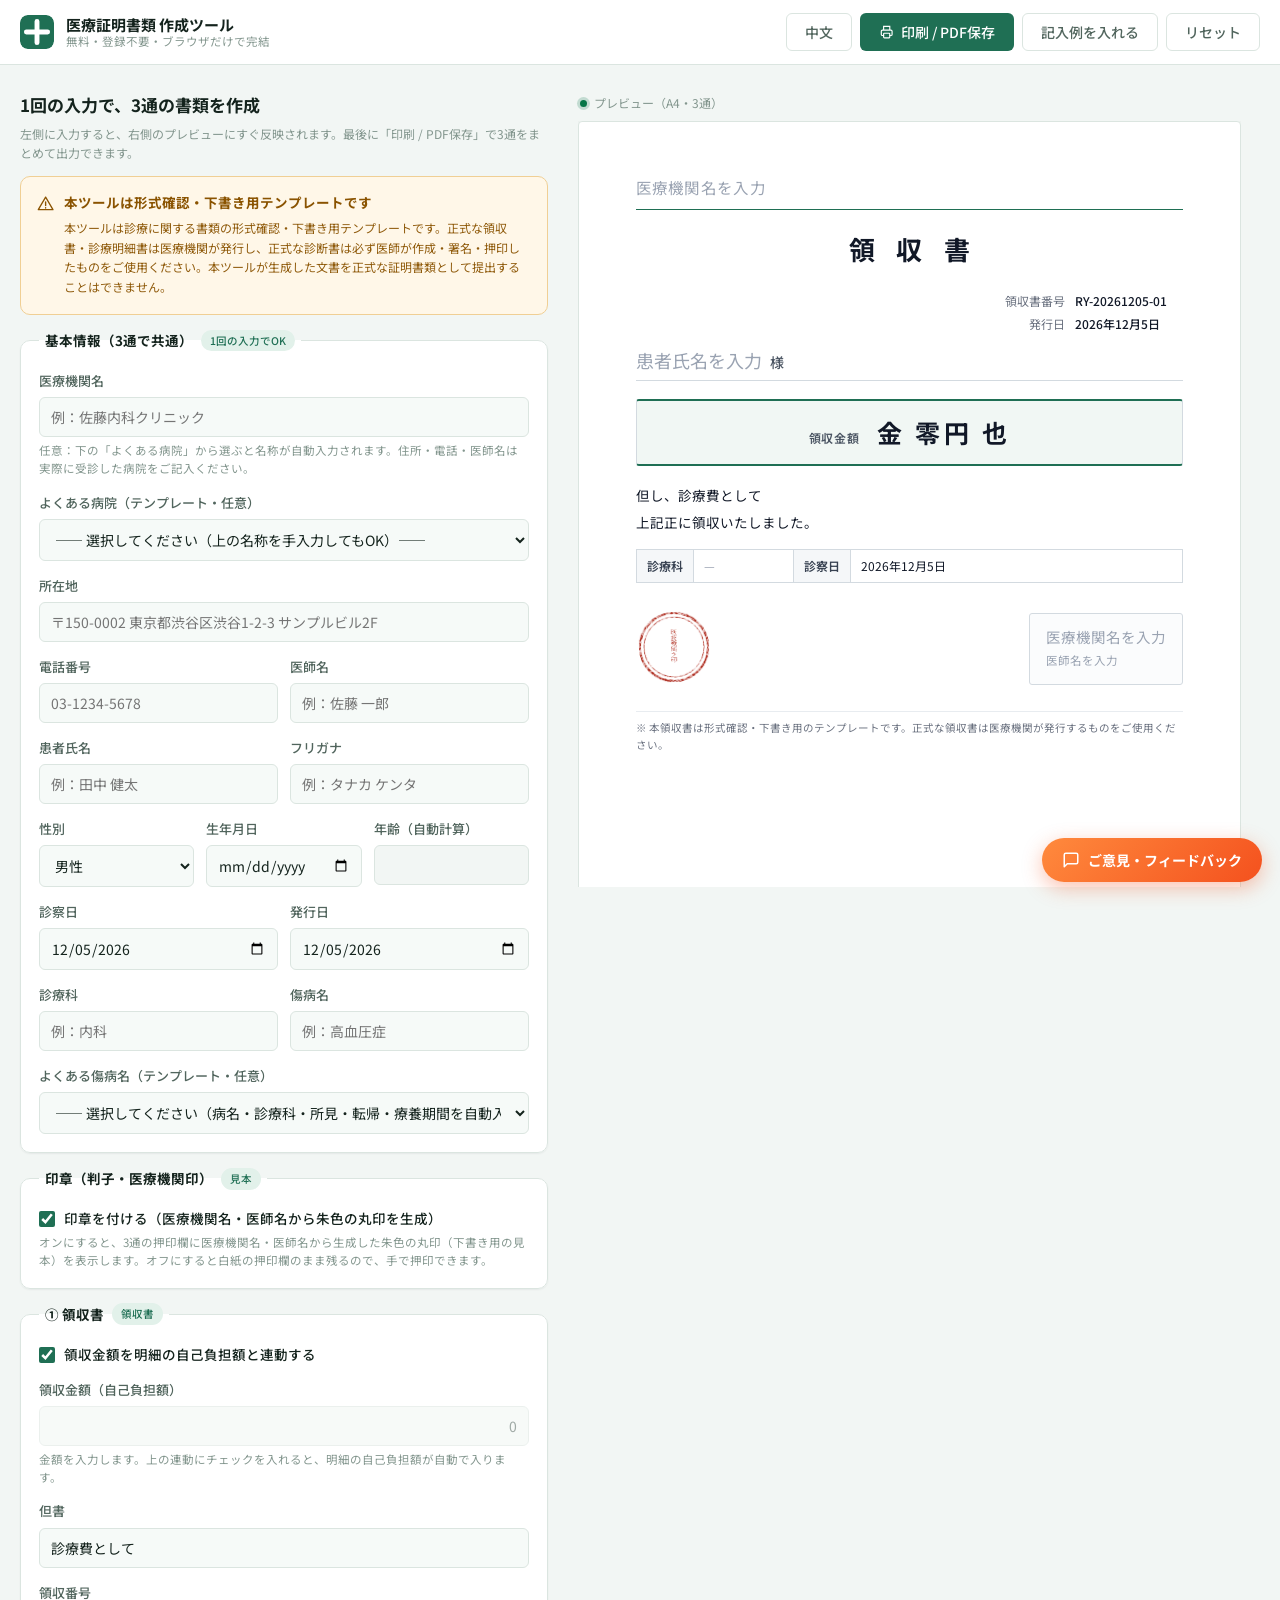
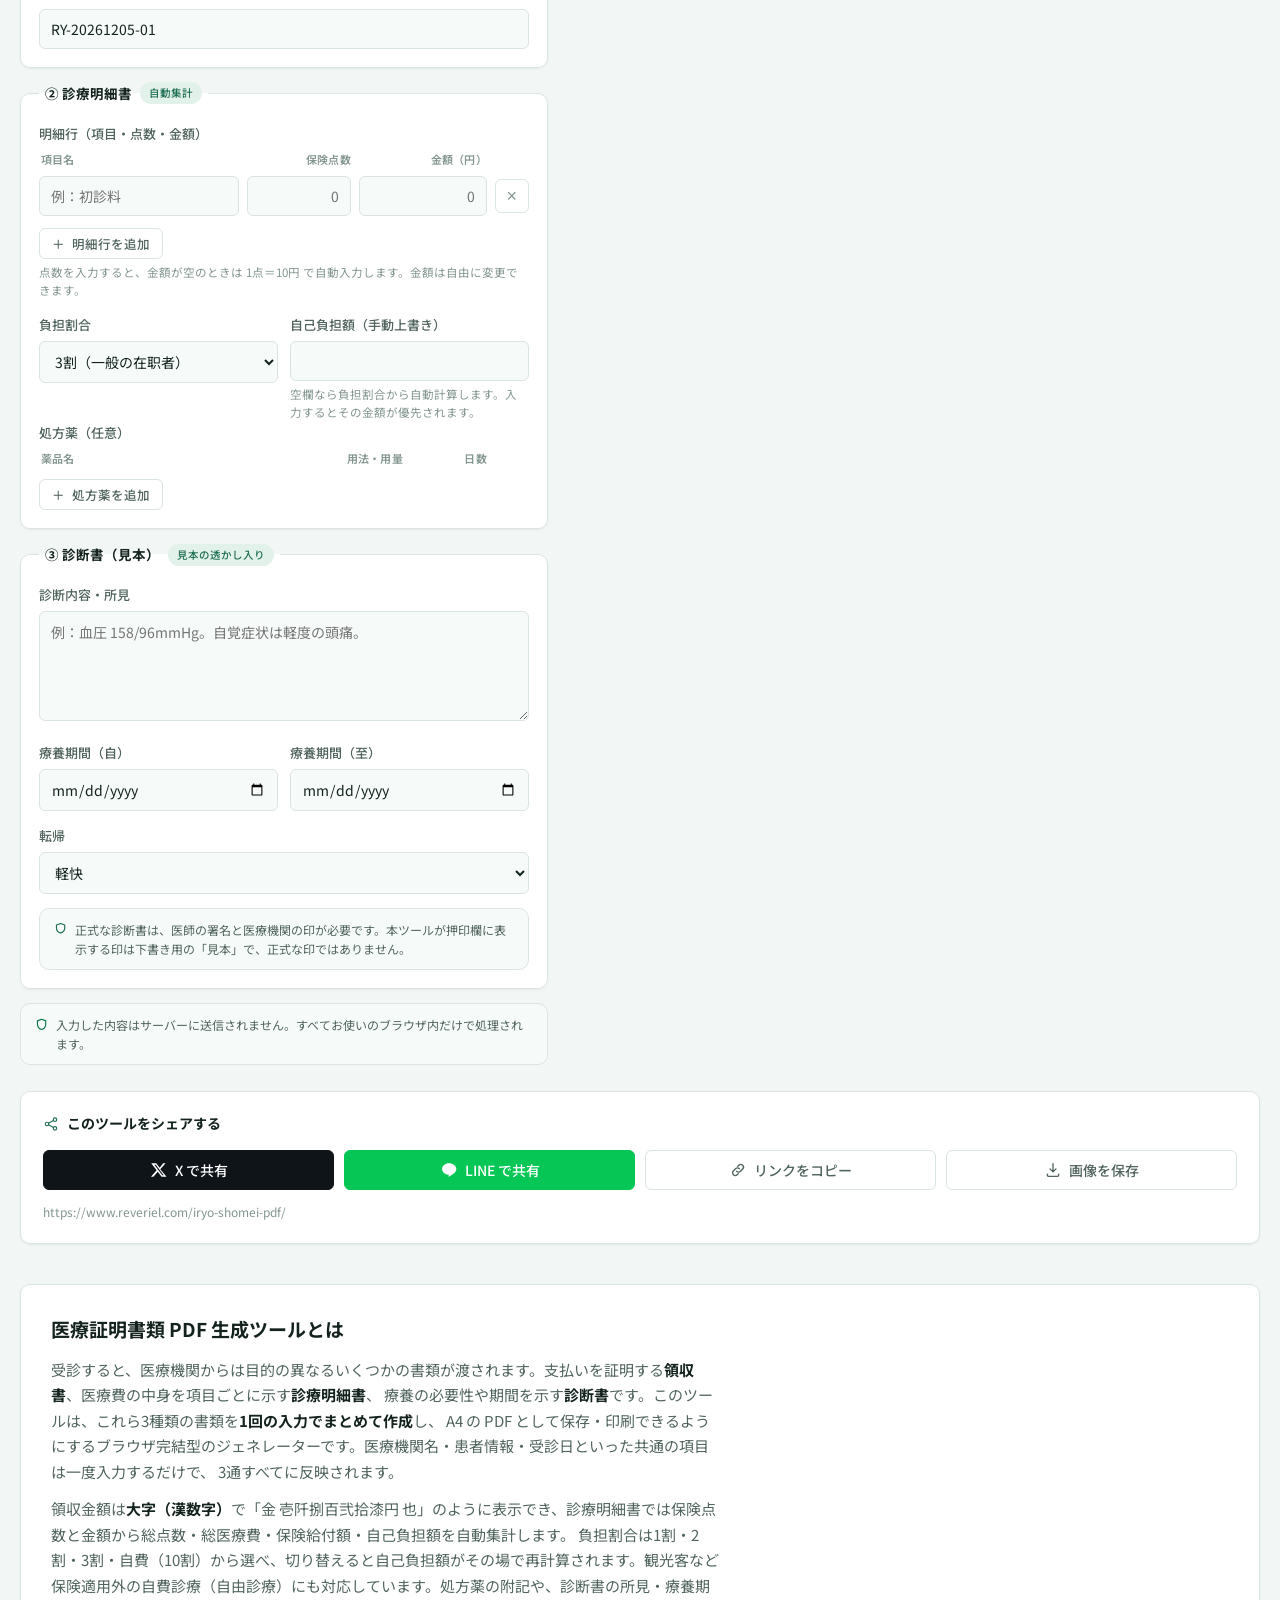
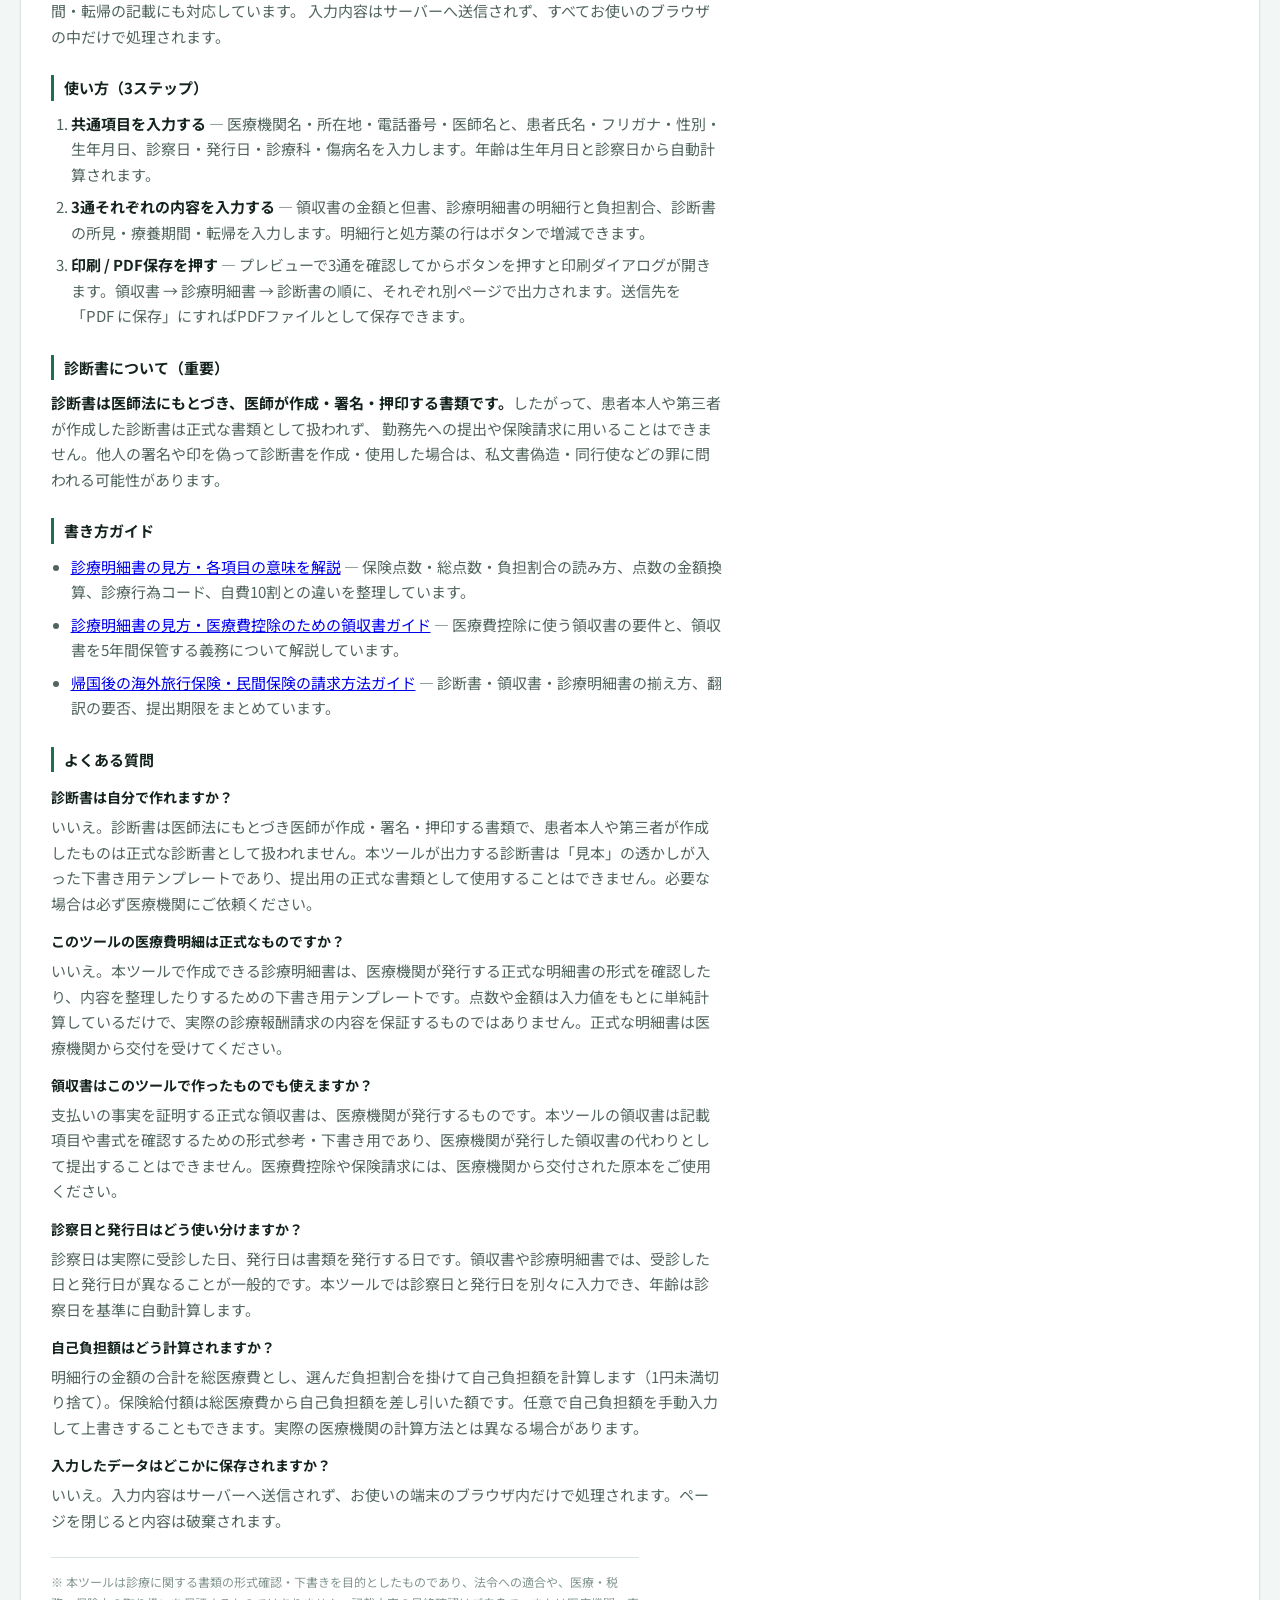
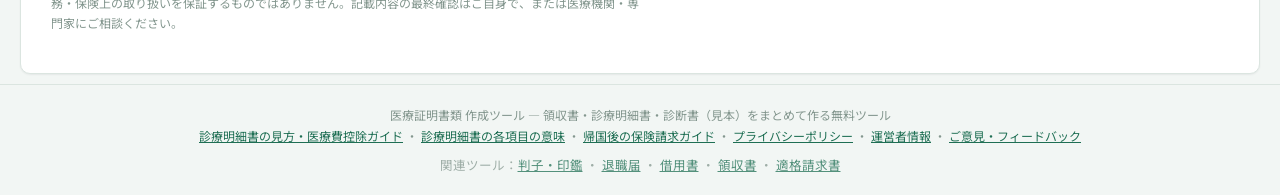
<file: index.html>
<!DOCTYPE html>
<html lang="ja">
<head>
<meta charset="UTF-8">
<meta name="viewport" content="width=device-width, initial-scale=1">
<title>医療証明書類 PDF 生成ツール｜領収書・診療明細書・診断書をまとめて作成</title>
<meta name="description" content="1回の入力で、領収書・診療明細書・診断書（見本）の3通をA4 PDFとしてまとめて作成・印刷できる無料ツール。日本語の医療書類の形式を確認したい方、下書きを用意したい方のためのテンプレートです。登録不要、すべてブラウザ内で完結します。">
<meta name="robots" content="index, follow">
<link rel="canonical" href="https://www.reveriel.com/iryo-shomei-pdf/">
<meta property="og:type" content="website">
<meta property="og:title" content="医療証明書類 PDF 生成ツール｜領収書・診療明細書・診断書">
<meta property="og:description" content="1回の入力で、領収書・診療明細書・診断書（見本）の3通をA4 PDFとしてまとめて作成できます。無料・登録不要。">
<meta property="og:locale" content="ja_JP">
<meta property="og:url" content="https://www.reveriel.com/iryo-shomei-pdf/">
<meta property="og:image" content="https://www.reveriel.com/iryo-shomei-pdf/og-image.png">
<meta property="og:image:width" content="1200">
<meta property="og:image:height" content="630">
<meta name="twitter:card" content="summary_large_image">
<meta name="twitter:image" content="https://www.reveriel.com/iryo-shomei-pdf/og-image.png">
<link rel="preconnect" href="https://fonts.googleapis.com">
<link rel="preconnect" href="https://fonts.gstatic.com" crossorigin>
<link href="https://fonts.googleapis.com/css2?family=Noto+Sans+JP:wght@400;500;700&family=Noto+Sans+SC:wght@400;500;700&display=swap" rel="stylesheet">
<link rel="icon" href="data:image/svg+xml,%3Csvg xmlns='http://www.w3.org/2000/svg' viewBox='0 0 32 32'%3E%3Crect width='32' height='32' rx='7' fill='%231f6f54'/%3E%3Cpath d='M16 5v22M5 16h22' stroke='%23ffffff' stroke-width='5' stroke-linecap='round'/%3E%3C/svg%3E">
<link rel="stylesheet" href="style.css">
<!-- Cloudflare Web Analytics --><script type='module' src='https://static.cloudflareinsights.com/beacon.min.js' data-cf-beacon='{"token": "6fc01bf3ac5e457ba1bd16b91e5b653e"}'></script><!-- End Cloudflare Web Analytics -->
<script type="application/ld+json">
{
  "@context": "https://schema.org",
  "@graph": [
    {
      "@type": "WebApplication",
      "name": "医療証明書類 PDF 生成ツール",
      "applicationCategory": "BusinessApplication",
      "operatingSystem": "Web",
      "url": "https://www.reveriel.com/iryo-shomei-pdf/",
      "description": "1回の入力で、領収書・診療明細書・診断書（見本）の3通をA4 PDFとしてまとめて作成・印刷できるブラウザ完結型ツール。",
      "inLanguage": "ja",
      "offers": {
        "@type": "Offer",
        "price": "0",
        "priceCurrency": "JPY"
      },
      "featureList": [
        "領収書・診療明細書・診断書の3通を1フォームからまとめて作成",
        "領収金額の大字（漢数字）表示",
        "診療明細の点数・金額の自動集計と負担割合（1割・2割・3割・自費10割）の自動計算",
        "診断書の「見本」透かし表示",
        "A4 PDF 出力・印刷、中文／日本語の画面切り替え",
        "入力内容はブラウザ内のみで処理"
      ]
    },
    {
      "@type": "FAQPage",
      "mainEntity": [
        {
          "@type": "Question",
          "name": "診断書は自分で作れますか？",
          "acceptedAnswer": {
            "@type": "Answer",
            "text": "診断書は医師法にもとづき医師が作成・署名・押印する書類であり、患者本人や第三者が作成したものは正式な診断書として扱われません。本ツールが出力する診断書は「見本」の透かしが入った下書き用テンプレートであり、提出用の正式な書類として使用することはできません。実際に必要な場合は必ず医療機関に依頼してください。"
          }
        },
        {
          "@type": "Question",
          "name": "このツールの医療費明細は正式なものですか？",
          "acceptedAnswer": {
            "@type": "Answer",
            "text": "いいえ。本ツールで作成できる診療明細書は、医療機関が発行する正式な明細書の形式を確認したり、内容を整理したりするための下書き用テンプレートです。保険点数・金額・負担割合は入力値をもとに単純計算しているだけで、実際の診療報酬請求の内容を保証するものではありません。正式な明細書は医療機関から交付を受けてください。"
          }
        },
        {
          "@type": "Question",
          "name": "領収書はこのツールで作ったものでも使えますか？",
          "acceptedAnswer": {
            "@type": "Answer",
            "text": "支払いの事実を証明する正式な領収書は、医療機関が発行するものです。本ツールの領収書は、記載項目や書式を確認するための形式参考・下書き用であり、医療機関が発行した領収書の代わりとして提出することはできません。医療費控除や保険請求には、医療機関から交付された原本をご使用ください。"
          }
        },
        {
          "@type": "Question",
          "name": "診察日と発行日はどう使い分けますか？",
          "acceptedAnswer": {
            "@type": "Answer",
            "text": "診察日は実際に受診した日、発行日は書類を発行する日です。領収書や診療明細書では受診した日（診察日）と発行日が異なることが一般的です。本ツールでは診察日と発行日を別々に入力でき、年齢は診察日を基準に自動計算します。"
          }
        },
        {
          "@type": "Question",
          "name": "入力した内容はサーバーに送信されますか？",
          "acceptedAnswer": {
            "@type": "Answer",
            "text": "いいえ。入力内容はサーバーへ送信されず、お使いの端末のブラウザ内だけで処理されます。ページを閉じると内容は破棄されます。"
          }
        }
      ]
    }
  ]
}
</script>
</head>
<body>

<header class="site-header no-print">
  <div class="wrap header-inner">
    <div class="brand">
      <svg class="brand-mark" viewBox="0 0 32 32" aria-hidden="true">
        <rect width="32" height="32" rx="7" fill="currentColor"/>
        <path d="M16 6v20M6 16h20" stroke="#fff" stroke-width="4.6" stroke-linecap="round"/>
      </svg>
      <div class="brand-text">
        <strong data-i18n="brandName">医療証明書類 作成ツール</strong>
        <span data-i18n="tagline">無料・登録不要・ブラウザだけで完結</span>
      </div>
    </div>

    <div class="header-actions">
      <button type="button" class="btn btn-ghost" id="langBtn" aria-label="表示言語を切り替える">日本語</button>
      <button type="button" class="btn btn-primary" id="printBtn">
        <svg viewBox="0 0 20 20" aria-hidden="true" class="ic">
          <path d="M6 7V3h8v4M6 15H4.5A1.5 1.5 0 0 1 3 13.5v-4A1.5 1.5 0 0 1 4.5 8h11A1.5 1.5 0 0 1 17 9.5v4a1.5 1.5 0 0 1-1.5 1.5H14" fill="none" stroke="currentColor" stroke-width="1.5" stroke-linecap="round"/>
          <rect x="6" y="12" width="8" height="6" rx="1" fill="none" stroke="currentColor" stroke-width="1.5"/>
        </svg>
        <span data-i18n="btnPrint">印刷 / PDF保存</span>
      </button>
      <button type="button" class="btn btn-ghost" id="sampleBtn" data-i18n="btnSample">記入例を入れる</button>
      <button type="button" class="btn btn-ghost" id="resetBtn" data-i18n="btnReset">リセット</button>
    </div>
  </div>
</header>

<main class="wrap">

  <h1 class="sr-only">医療証明書類 PDF 生成ツール｜領収書・診療明細書・診断書をブラウザで作成</h1>

  <div class="layout">

  <!-- ============ 入力フォーム ============ -->
  <section class="pane form-pane no-print" aria-label="入力フォーム">
    <div class="pane-head">
      <h2 data-i18n="formTitle">1回の入力で、3通の書類を作成</h2>
      <p class="hint" data-i18n="formHint">左側に入力すると、右側のプレビューにすぐ反映されます。最後に「印刷 / PDF保存」で3通をまとめて出力できます。</p>
    </div>

    <!-- 合規の注意書き（中英併記・常時表示） -->
    <div class="legal-note" role="note">
      <svg viewBox="0 0 20 20" aria-hidden="true" class="ic">
        <path d="M10 2.5 1.5 17h17L10 2.5z" fill="none" stroke="currentColor" stroke-width="1.5" stroke-linejoin="round"/>
        <path d="M10 8v4.2M10 14.6v.6" fill="none" stroke="currentColor" stroke-width="1.6" stroke-linecap="round"/>
      </svg>
      <div>
        <strong data-i18n="legalTitle">本ツールは形式確認・下書き用テンプレートです</strong>
        <p data-i18n="legalZh">本ツールは診療に関する書類の形式確認・下書き用テンプレートです。正式な領収書・診療明細書は医療機関が発行し、正式な診断書は必ず医師が作成・署名・押印したものをご使用ください。本ツールが生成した文書を正式な証明書類として提出することはできません。</p>
        <p class="legal-ja" lang="ja">本ツールは診療に関する書類の形式確認・下書き用テンプレートです。正式な診断書は必ず医師が作成・署名・押印したものをご使用ください。</p>
      </div>
    </div>

    <form id="iryoForm" autocomplete="off" novalidate>

      <!-- ---------- 共通項目 ---------- -->
      <fieldset class="card">
        <legend><span data-i18n="legendCommon">基本情報（3通で共通）</span><span class="req-badge" data-i18n="badgeOnce">1回の入力でOK</span></legend>

        <div class="field">
          <label for="instName" data-i18n="lblInstName">医療機関名</label>
          <input type="text" id="instName" name="instName" data-i18n-ph="phInst" placeholder="例：佐藤内科クリニック">
          <p class="help" data-i18n="helpInstTemplate">任意：下の「よくある病院」から選ぶと名称が自動入力されます。住所・電話・医師名は実際に受診した病院をご記入ください。</p>
        </div>

        <div class="field">
          <label for="instTemplate" data-i18n="lblInstTemplate">よくある病院（テンプレート・任意）</label>
          <select id="instTemplate" name="instTemplate">
            <option value="" selected data-i18n="optChooseHospital">—— 選択してください（上の名称を手入力してもOK）——</option>
            <option value="聖路加国際病院">聖路加国際病院（東京・中央区）</option>
            <option value="順天堂大学医学部附属順天堂医院">順天堂大学医学部附属順天堂医院（東京・文京区）</option>
            <option value="東京大学医学部附属病院">東京大学医学部附属病院（東京・文京区）</option>
            <option value="国際医療福祉大学三田病院">国際医療福祉大学三田病院（東京・港区）</option>
            <option value="東京ミッドタウンクリニック">東京ミッドタウンクリニック（東京・港区）</option>
            <option value="東京都済生会中央病院">東京都済生会中央病院（東京・港区）</option>
            <option value="大阪大学医学部附属病院">大阪大学医学部附属病院（大阪・吹田）</option>
            <option value="大阪市立総合医療センター">大阪市立総合医療センター（大阪・都島）</option>
            <option value="京都大学医学部附属病院">京都大学医学部附属病院（京都・左京）</option>
            <option value="神戸市立医療センター中央市民病院">神戸市立医療センター中央市民病院（兵庫・神戸）</option>
            <option value="那覇市立病院">那覇市立病院（沖縄・那覇）</option>
          </select>
        </div>

        <div class="field">
          <label for="instAddress" data-i18n="lblInstAddress">所在地</label>
          <input type="text" id="instAddress" name="instAddress" placeholder="〒150-0002 東京都渋谷区渋谷1-2-3 サンプルビル2F">
        </div>

        <div class="field-row">
          <div class="field">
            <label for="instTel" data-i18n="lblInstTel">電話番号</label>
            <input type="text" id="instTel" name="instTel" inputmode="tel" placeholder="03-1234-5678">
          </div>
          <div class="field">
            <label for="doctorName" data-i18n="lblDoctor">医師名</label>
            <input type="text" id="doctorName" name="doctorName" data-i18n-ph="phDoctor" placeholder="例：佐藤 一郎">
          </div>
        </div>

        <div class="field-row">
          <div class="field">
            <label for="patientName" data-i18n="lblPatient">患者氏名</label>
            <input type="text" id="patientName" name="patientName" data-i18n-ph="phPatient" placeholder="例：田中 健太">
          </div>
          <div class="field">
            <label for="patientKana" data-i18n="lblKana">フリガナ</label>
            <input type="text" id="patientKana" name="patientKana" data-i18n-ph="phKana" placeholder="例：タナカ ケンタ">
          </div>
        </div>

        <div class="field-row three">
          <div class="field">
            <label for="sex" data-i18n="lblSex">性別</label>
            <select id="sex" name="sex">
              <option value="男性">男性</option>
              <option value="女性">女性</option>
              <option value="その他">その他</option>
            </select>
          </div>
          <div class="field">
            <label for="birthDate" data-i18n="lblBirth">生年月日</label>
            <input type="date" id="birthDate" name="birthDate">
          </div>
          <div class="field">
            <label for="ageOut" data-i18n="lblAge">年齢（自動計算）</label>
            <input type="text" id="ageOut" name="ageOut" readonly tabindex="-1">
          </div>
        </div>

        <div class="field-row">
          <div class="field">
            <label for="visitDate" data-i18n="lblVisitDate">診察日</label>
            <input type="date" id="visitDate" name="visitDate">
          </div>
          <div class="field">
            <label for="issueDate" data-i18n="lblIssueDate">発行日</label>
            <input type="date" id="issueDate" name="issueDate">
          </div>
        </div>

        <div class="field-row">
          <div class="field">
            <label for="department" data-i18n="lblDept">診療科</label>
            <input type="text" id="department" name="department" data-i18n-ph="phDept" placeholder="例：内科">
          </div>
          <div class="field">
            <label for="diseaseName" data-i18n="lblDisease">傷病名</label>
            <input type="text" id="diseaseName" name="diseaseName" data-i18n-ph="phDisease" placeholder="例：高血圧症">
          </div>
        </div>

        <div class="field">
          <label for="diseaseTemplate" data-i18n="lblDiseaseTemplate">よくある傷病名（テンプレート・任意）</label>
          <select id="diseaseTemplate" name="diseaseTemplate">
            <option value="" selected data-i18n="optChooseDisease">—— 選択してください（病名・診療科・所見・転帰・療養期間を自動入力）——</option>
            <option value="急性上気道炎">急性上気道炎（かぜ）</option>
            <option value="インフルエンザ">インフルエンザ（流感）</option>
            <option value="急性胃腸炎">急性胃腸炎</option>
            <option value="蕁麻疹">蕁麻疹（じんましん）</option>
            <option value="足関節捻挫">足関節捻挫（扭伤）</option>
            <option value="急性中耳炎">急性中耳炎</option>
            <option value="急性咽頭炎">急性咽頭炎</option>
            <option value="急性歯髄炎">急性歯髄炎（歯痛）</option>
            <option value="急性膀胱炎">急性膀胱炎</option>
            <option value="熱中症">熱中症（中暑）</option>
          </select>
        </div>
      </fieldset>

      <!-- ---------- 印章（判子） ---------- -->
      <fieldset class="card">
        <legend><span data-i18n="legendSeal">印章（判子・医療機関印）</span><span class="req-badge" data-i18n="badgeSeal">見本</span></legend>

        <div class="field">
          <label class="check-line" for="sealToggle">
            <input type="checkbox" id="sealToggle" name="sealToggle" checked>
            <span data-i18n="chkSeal">印章を付ける（医療機関名・医師名から朱色の丸印を生成）</span>
          </label>
          <p class="help" data-i18n="helpSeal">オンにすると、3通の押印欄に医療機関名・医師名から生成した朱色の丸印（下書き用の見本）を表示します。オフにすると白紙の押印欄のまま残るので、手で押印できます。</p>
        </div>
      </fieldset>

      <!-- ---------- ① 領収書 ---------- -->
      <fieldset class="card">
        <legend><span data-i18n="legendReceipt">① 領収書</span><span class="req-badge">領収書</span></legend>

        <div class="field">
          <label class="check-line" for="linkReceipt">
            <input type="checkbox" id="linkReceipt" name="linkReceipt" checked>
            <span data-i18n="chkLink">領収金額を明細の自己負担額と連動する</span>
          </label>
        </div>

        <div class="field">
          <label for="receiptAmount" data-i18n="lblReceiptAmount">領収金額（自己負担額）</label>
          <input type="text" id="receiptAmount" name="receiptAmount" class="num" inputmode="numeric" placeholder="0">
          <p class="help" data-i18n="helpReceiptAmount">金額を入力します。上の連動にチェックを入れると、明細の自己負担額が自動で入ります。</p>
        </div>

        <div class="field">
          <label for="proviso" data-i18n="lblProviso">但書</label>
          <input type="text" id="proviso" name="proviso" value="診療費として">
        </div>

        <div class="field">
          <label for="receiptNo" data-i18n="lblReceiptNo">領収番号</label>
          <input type="text" id="receiptNo" name="receiptNo" placeholder="RY-2026-0001">
        </div>
      </fieldset>

      <!-- ---------- ② 診療明細書 ---------- -->
      <fieldset class="card">
        <legend><span data-i18n="legendStatement">② 診療明細書</span><span class="req-badge" data-i18n="badgeAuto">自動集計</span></legend>

        <div class="field">
          <label data-i18n="lblRows">明細行（項目・点数・金額）</label>
          <div class="rows" id="detailRows">
            <div class="detail-row row-head">
              <span data-i18n="thItemName">項目名</span>
              <span data-i18n="thPoints">保険点数</span>
              <span data-i18n="thAmount">金額（円）</span>
              <span class="sr-only"></span>
            </div>
            <!-- 行は JS が生成 -->
          </div>
          <button type="button" class="btn btn-ghost btn-sm" id="addRowBtn">
            <span aria-hidden="true">＋</span> <span data-i18n="btnAddRow">明細行を追加</span>
          </button>
          <p class="help" data-i18n="helpRows">点数を入力すると、金額が空のときは 1点＝10円 で自動入力します。金額は自由に変更できます。</p>

          <datalist id="itemNameList">
            <option value="初診料"></option>
            <option value="再診料"></option>
            <option value="検査料"></option>
            <option value="処置料"></option>
            <option value="投薬料"></option>
            <option value="入院料"></option>
            <option value="医学管理料"></option>
            <option value="画像診断料"></option>
            <option value="処方箋料"></option>
            <option value="リハビリテーション料"></option>
            <option value="手術料"></option>
            <option value="病理診断料"></option>
          </datalist>
        </div>

        <div class="field-row">
          <div class="field">
            <label for="burdenRate" data-i18n="lblBurden">負担割合</label>
            <select id="burdenRate" name="burdenRate">
              <option value="30" selected>3割（一般の在职者）</option>
              <option value="20">2割</option>
              <option value="10">1割（後期高齢者など）</option>
              <option value="100">10割（自費・自由診療／観光客など）</option>
            </select>
          </div>
          <div class="field">
            <label for="selfPayOverride" data-i18n="lblSelfOverride">自己負担額（手動上書き）</label>
            <input type="text" id="selfPayOverride" name="selfPayOverride" class="num" inputmode="numeric" placeholder="">
            <p class="help" data-i18n="helpSelfOverride">空欄なら負担割合から自動計算します。入力するとその金額が優先されます。</p>
          </div>
        </div>

        <div class="field">
          <label data-i18n="lblRx">処方薬（任意）</label>
          <div class="rows" id="rxRows">
            <div class="rx-row row-head">
              <span data-i18n="thDrug">薬品名</span>
              <span data-i18n="thUsage">用法・用量</span>
              <span data-i18n="thDays">日数</span>
              <span class="sr-only"></span>
            </div>
          </div>
          <button type="button" class="btn btn-ghost btn-sm" id="addRxBtn">
            <span aria-hidden="true">＋</span> <span data-i18n="btnAddRx">処方薬を追加</span>
          </button>
        </div>
      </fieldset>

      <!-- ---------- ③ 診断書 ---------- -->
      <fieldset class="card">
        <legend><span data-i18n="legendCertificate">③ 診断書（見本）</span><span class="req-badge" data-i18n="badgeSample">見本の透かし入り</span></legend>

        <div class="field">
          <label for="findings" data-i18n="lblFindings">診断内容・所見</label>
          <textarea id="findings" name="findings" rows="4" data-i18n-ph="phFindings" placeholder="例：血圧 158/96mmHg。自覚症状は軽度の頭痛。"></textarea>
        </div>

        <div class="field-row">
          <div class="field">
            <label for="periodFrom" data-i18n="lblPeriodFrom">療養期間（自）</label>
            <input type="date" id="periodFrom" name="periodFrom">
          </div>
          <div class="field">
            <label for="periodTo" data-i18n="lblPeriodTo">療養期間（至）</label>
            <input type="date" id="periodTo" name="periodTo">
          </div>
        </div>

        <div class="field">
          <label for="outcome" data-i18n="lblOutcome">転帰</label>
          <select id="outcome" name="outcome">
            <option value="治癒">治癒</option>
            <option value="軽快" selected>軽快</option>
            <option value="寛解">寛解</option>
            <option value="不変">不変</option>
            <option value="増悪">増悪</option>
            <option value="死亡">死亡</option>
          </select>
        </div>

        <p class="seal-note">
          <svg viewBox="0 0 16 16" aria-hidden="true" class="ic"><path d="M8 1.8 3 3.6v3.6c0 2.8 2 5.2 5 6 3-.8 5-3.2 5-6V3.6L8 1.8z" fill="none" stroke="currentColor" stroke-width="1.4" stroke-linejoin="round"/></svg>
          <span data-i18n="noteDoctorSeal">正式な診断書は、医師の署名と医療機関の印が必要です。本ツールが押印欄に表示する印は下書き用の「見本」で、正式な印ではありません。</span>
        </p>
      </fieldset>

      <p class="privacy-note">
        <svg viewBox="0 0 16 16" aria-hidden="true" class="ic"><path d="M8 1.5 3 3.5v4c0 3 2.1 5.6 5 6.5 2.9-.9 5-3.5 5-6.5v-4L8 1.5z" fill="none" stroke="currentColor" stroke-width="1.4" stroke-linejoin="round"/></svg>
        <span data-i18n="privacy">入力した内容はサーバーに送信されません。すべてお使いのブラウザ内だけで処理されます。</span>
      </p>
    </form>
  </section>

  <!-- ============ プレビュー / 印刷対象 ============ -->
  <section class="pane preview-pane" aria-label="プレビュー">
    <div class="preview-bar no-print">
      <span class="dot"></span> <span data-i18n="previewBar">プレビュー（A4・3通）</span>
    </div>

    <div class="paper-wrap">

      <!-- ========== ① 領収書 ========== -->
      <article class="paper" id="docReceipt">
        <header class="doc-inst">
          <p class="inst-name" id="pvInstName">佐藤内科クリニック</p>
          <p class="inst-line" id="pvInstAddress">〒150-0002 東京都渋谷区渋谷1-2-3 サンプルビル2F</p>
          <p class="inst-line" id="pvInstTel">TEL：03-1234-5678</p>
        </header>

        <p class="doc-title">領 収 書</p>

        <div class="doc-meta">
          <p class="doc-meta-line"><span class="meta-label">領収書番号</span><span id="pvReceiptNo">RY-2026-0001</span></p>
          <p class="doc-meta-line"><span class="meta-label">発行日</span><span id="pvReceiptIssueDate">2026年10月11日</span></p>
        </div>

        <p class="doc-to"><span id="pvReceiptPatient">田中 健太</span><span class="honorific">様</span></p>

        <div class="amount-band">
          <span class="amount-label">領収金額</span>
          <span class="amount-value daiji" id="pvReceiptAmount">金 壱阡捌百弐拾漆円 也</span>
        </div>

        <p class="proviso" id="pvProvisoLine">但し、<span id="pvProviso">診療費として</span></p>
        <p class="receipt-line">上記正に領収いたしました。</p>

        <table class="info-table">
          <tbody>
            <tr id="pvReceiptMetaRow"><th>診療科</th><td id="pvReceiptDept">内科</td><th>診察日</th><td id="pvReceiptVisitDate">2026年10月5日</td></tr>
            <tr id="pvReceiptDiseaseRow"><th>傷病名</th><td id="pvReceiptDisease" colspan="3">高血圧症</td></tr>
          </tbody>
        </table>

        <div class="doc-foot">
          <div class="seal-box" id="sealReceipt">
            <span class="seal-label">領収印</span>
          </div>
          <div class="issuer-block">
            <p class="issuer-name" id="pvReceiptInst">佐藤内科クリニック</p>
            <p class="issuer-line" id="pvReceiptAddress">〒150-0002 東京都渋谷区渋谷1-2-3 サンプルビル2F</p>
            <p class="issuer-line" id="pvReceiptTel">TEL：03-1234-5678</p>
            <p class="issuer-line" id="pvReceiptDoctor">医師：佐藤 一郎</p>
          </div>
        </div>

        <p class="paper-footnote">※ 本領収書は形式確認・下書き用のテンプレートです。正式な領収書は医療機関が発行するものをご使用ください。</p>
      </article>

      <!-- ========== ② 診療明細書 ========== -->
      <article class="paper" id="docStatement">
        <header class="doc-inst">
          <p class="inst-name" id="pvStmtInstName">佐藤内科クリニック</p>
          <p class="inst-line" id="pvStmtInstAddress">〒150-0002 東京都渋谷区渋谷1-2-3 サンプルビル2F</p>
          <p class="inst-line" id="pvStmtInstTel">TEL：03-1234-5678</p>
        </header>

        <p class="doc-title">診療明細書</p>

        <div class="doc-meta">
          <p class="doc-meta-line"><span class="meta-label">明細書番号</span><span id="pvStmtNo">RY-2026-0001</span></p>
          <p class="doc-meta-line"><span class="meta-label">発行日</span><span id="pvStmtIssueDate">2026年10月11日</span></p>
        </div>

        <table class="patient-table">
          <tbody>
            <tr>
              <th>患者氏名</th><td id="pvStmtPatient">田中 健太</td>
              <th>フリガナ</th><td id="pvStmtKana">タナカ ケンタ</td>
            </tr>
            <tr>
              <th>性別</th><td id="pvStmtSex">男性</td>
              <th>生年月日</th><td id="pvStmtBirth">1985年4月12日（<span id="pvStmtAge">41</span>歳）</td>
            </tr>
            <tr>
              <th>診察日</th><td id="pvStmtVisitDate">2026年10月5日</td>
              <th>診療科</th><td id="pvStmtDept">内科</td>
            </tr>
            <tr id="pvStmtDiseaseRow">
              <th>傷病名</th><td id="pvStmtDisease" colspan="3">高血圧症</td>
            </tr>
          </tbody>
        </table>

        <h2 class="section-title">診療内容の明細</h2>
        <table class="detail-table">
          <thead>
            <tr><th class="col-name">項目名</th><th class="col-num">保険点数</th><th class="col-num">金額（円）</th></tr>
          </thead>
          <tbody id="pvDetailRows"></tbody>
        </table>

        <table class="summary-table">
          <tbody>
            <tr><th>総点数</th><td class="num"><span id="pvTotalPoints">609</span> 点</td></tr>
            <tr><th>総医療費（10割）</th><td class="num"><span id="pvTotalCost">6,090</span> 円</td></tr>
            <tr><th>保険給付額（<span id="pvCoveredRate">7</span>割）</th><td class="num"><span id="pvCovered">4,263</span> 円</td></tr>
            <tr class="self-row"><th>自己負担額（<span id="pvSelfRate">3</span>割）</th><td class="num"><span id="pvSelfPay">1,827</span> 円</td></tr>
          </tbody>
        </table>

        <div id="pvRxBlock">
          <h2 class="section-title">処方薬</h2>
          <table class="detail-table rx-table">
            <thead>
              <tr><th class="col-name">薬品名</th><th class="col-usage">用法・用量</th><th class="col-num">日数</th></tr>
            </thead>
            <tbody id="pvRxRows"></tbody>
          </table>
        </div>

        <div class="total-band">
          <span class="total-label">自己負担額（お支払い額）</span>
          <span class="total-value num" id="pvStmtSelfPay">¥1,827</span>
        </div>

        <div class="stmt-seal-row">
          <div class="seal-box" id="sealStatement">
            <span class="seal-label">医院印</span>
          </div>
        </div>

        <p class="paper-footnote">※ 本明細書は形式確認・下書き用のテンプレートです。点数・金額は入力値をもとに単純計算したもので、正式な診療報酬明細ではありません。</p>
      </article>

      <!-- ========== ③ 診断書 ========== -->
      <article class="paper has-watermark" id="docCertificate">
        <div class="watermark" aria-hidden="true"><span>見本<small>サンプル</small></span></div>

        <header class="doc-inst">
          <p class="inst-name" id="pvCertInstName">佐藤内科クリニック</p>
          <p class="inst-line" id="pvCertInstAddress">〒150-0002 東京都渋谷区渋谷1-2-3 サンプルビル2F</p>
          <p class="inst-line" id="pvCertInstTel">TEL：03-1234-5678</p>
        </header>

        <p class="doc-title">診 断 書</p>

        <div class="doc-meta">
          <p class="doc-meta-line"><span class="meta-label">発行日</span><span id="pvCertIssueDate">2026年10月11日</span></p>
        </div>

        <table class="patient-table">
          <tbody>
            <tr>
              <th>氏名</th><td id="pvCertPatient">田中 健太</td>
              <th>フリガナ</th><td id="pvCertKana">タナカ ケンタ</td>
            </tr>
            <tr>
              <th>性別</th><td id="pvCertSex">男性</td>
              <th>生年月日</th><td id="pvCertBirth">1985年4月12日（<span id="pvCertAge">41</span>歳）</td>
            </tr>
            <tr>
              <th>診療科</th><td id="pvCertDept">内科</td>
              <th>診察日</th><td id="pvCertVisitDate">2026年10月5日</td>
            </tr>
          </tbody>
        </table>

        <table class="cert-table">
          <tbody>
            <tr id="pvCertDiseaseRow">
              <th>傷病名</th>
              <td id="pvCertDisease">高血圧症</td>
            </tr>
            <tr>
              <th>診断内容・所見</th>
              <td class="pre-line" id="pvCertFindings">血圧 158/96mmHg。自覚症状は軽度の頭痛。</td>
            </tr>
            <tr id="pvCertPeriodRow">
              <th>療養期間</th>
              <td>自 <span id="pvCertPeriodFrom">2026年10月5日</span> 至 <span id="pvCertPeriodTo">2026年10月19日</span></td>
            </tr>
            <tr>
              <th>転帰</th>
              <td id="pvCertOutcome">軽快</td>
            </tr>
          </tbody>
        </table>

        <p class="cert-statement">上記のとおり診断いたします。</p>

        <p class="cert-issue-date">発行日：<span id="pvCertIssueDateFoot">2026年10月11日</span></p>

        <div class="cert-sign">
          <div class="sign-doctor">
            <p class="sign-inst" id="pvCertInstFoot">佐藤内科クリニック</p>
            <p class="sign-line">医師氏名：<span id="pvCertDoctor">佐藤 一郎</span></p>
            <div class="sign-space">
              <span class="sign-hint">（署名）</span>
              <span class="sign-seal-inline" id="sealCertDoctor"></span>
            </div>
          </div>
          <div class="sign-seal" id="sealCertInst">
            <span class="seal-label">医療機関印</span>
            <span class="seal-hint">（印）</span>
          </div>
        </div>

        <p class="paper-footnote">※ 本診断書は「見本」の透かしが入った下書き用テンプレートです。正式な診断書は医師が作成・署名・押印したものをご使用ください。</p>
      </article>
    </div>

    <!-- 印刷出力の末尾に出す免責 -->
    <div class="print-disclaimer" lang="zh-CN">
      <p class="pd-zh lang-zh">本工具为就诊凭证的格式参考与下書き模板。正式的領収書・診療明細書由医疗机构开具，正式診断書必须由医师作成・署名・押印。本工具生成的文书不能作为正式凭证提交。</p>
      <p class="pd-ja" lang="ja">本ツールは診療に関する書類の形式確認・下書き用テンプレートです。正式な診断書は必ず医師が作成・署名・押印したものをご使用ください。</p>
    </div>
  </section>

  <!-- ============ シェア（バイラル導線） ============ -->
  <section class="share-block no-print" id="shareBlock" aria-label="share">
    <p class="share-block-title">
      <svg viewBox="0 0 24 24" fill="none" stroke="currentColor" stroke-width="1.7" stroke-linecap="round" stroke-linejoin="round" aria-hidden="true"><circle cx="18" cy="5.5" r="2.6"/><circle cx="6" cy="12" r="2.6"/><circle cx="18" cy="18.5" r="2.6"/><path d="M8.3 10.8 15.7 6.7M8.3 13.2l7.4 4.1"/></svg>
      <span data-i18n="shareTitle">このツールをシェアする</span>
    </p>
    <div class="share-row">
      <button class="btn share-btn share-x" id="shareXBtn" type="button" aria-label="X">
        <svg class="share-logo" viewBox="0 0 24 24" fill="currentColor" aria-hidden="true"><path d="M17.53 3h3.24l-7.08 8.09L22 21h-6.52l-5.11-6.68L4.53 21H1.29l7.57-8.66L1.6 3h6.69l4.62 6.1L17.53 3Zm-1.14 16.06h1.8L7.7 4.85H5.77l10.62 14.21Z"/></svg>
        <span data-i18n="shareX">X で共有</span>
      </button>
      <button class="btn share-btn share-line" id="shareLineBtn" type="button" aria-label="LINE">
        <svg class="share-logo" viewBox="0 0 24 24" fill="currentColor" aria-hidden="true"><path d="M12 3C6.9 3 2.8 6.4 2.8 10.6c0 3.77 3.35 6.93 7.88 7.53.31.07.73.2.83.47.1.24.06.62.03.87l-.13.83c-.04.24-.19.94.82.51 1.01-.42 5.44-3.2 7.42-5.48 1.37-1.47 2.13-2.96 2.13-4.73C21.78 6.4 17.1 3 12 3Z"/></svg>
        <span data-i18n="shareLine">LINE で共有</span>
      </button>
      <button class="btn share-btn share-copy" id="shareCopyBtn" type="button" aria-label="copy link">
        <svg class="share-logo" viewBox="0 0 24 24" fill="none" stroke="currentColor" stroke-width="1.8" stroke-linecap="round" stroke-linejoin="round" aria-hidden="true"><path d="M10.2 13.7a3.6 3.6 0 0 0 5.1 0l2.9-2.9a3.6 3.6 0 0 0-5.1-5.1l-1.4 1.4"/><path d="M13.8 10.3a3.6 3.6 0 0 0-5.1 0l-2.9 2.9a3.6 3.6 0 0 0 5.1 5.1l1.4-1.4"/></svg>
        <span id="shareCopyLabel" data-i18n="shareCopy">リンクをコピー</span>
      </button>
      <button class="btn share-btn share-img" id="shareSaveBtn" type="button" aria-label="save image">
        <svg class="share-logo" viewBox="0 0 24 24" fill="none" stroke="currentColor" stroke-width="1.8" stroke-linecap="round" stroke-linejoin="round" aria-hidden="true"><path d="M12 3.5v11M8 10.5l4 4 4-4"/><path d="M4.5 17.5V19a1.5 1.5 0 0 0 1.5 1.5h12a1.5 1.5 0 0 0 1.5-1.5v-1.5"/></svg>
        <span id="shareSaveLabel" data-i18n="shareSave">画像を保存</span>
      </button>
    </div>
    <p class="share-url" id="shareUrlText"></p>
  </section>

  <!-- ============ 説明文 / FAQ ============ -->
  </div>

  <section class="seo no-print" aria-label="ツールについて">
    <h2>医療証明書類 PDF 生成ツールとは</h2>
    <p>
      受診すると、医療機関からは目的の異なるいくつかの書類が渡されます。支払いを証明する<strong>領収書</strong>、医療費の中身を項目ごとに示す<strong>診療明細書</strong>、
      療養の必要性や期間を示す<strong>診断書</strong>です。このツールは、これら3種類の書類を<strong>1回の入力でまとめて作成</strong>し、
      A4 の PDF として保存・印刷できるようにするブラウザ完結型のジェネレーターです。医療機関名・患者情報・受診日といった共通の項目は一度入力するだけで、
      3通すべてに反映されます。
    </p>
    <p>
      領収金額は<strong>大字（漢数字）</strong>で「金 壱阡捌百弐拾漆円 也」のように表示でき、診療明細書では保険点数と金額から総点数・総医療費・保険給付額・自己負担額を自動集計します。
      負担割合は1割・2割・3割・自費（10割）から選べ、切り替えると自己負担額がその場で再計算されます。観光客など保険適用外の自費診療（自由診療）にも対応しています。処方薬の附記や、診断書の所見・療養期間・転帰の記載にも対応しています。
      入力内容はサーバーへ送信されず、すべてお使いのブラウザの中だけで処理されます。
    </p>

    <h3>使い方（3ステップ）</h3>
    <ol class="seo-list">
      <li><strong>共通項目を入力する</strong> — 医療機関名・所在地・電話番号・医師名と、患者氏名・フリガナ・性別・生年月日、診察日・発行日・診療科・傷病名を入力します。年齢は生年月日と診察日から自動計算されます。</li>
      <li><strong>3通それぞれの内容を入力する</strong> — 領収書の金額と但書、診療明細書の明細行と負担割合、診断書の所見・療養期間・転帰を入力します。明細行と処方薬の行はボタンで増減できます。</li>
      <li><strong>印刷 / PDF保存を押す</strong> — プレビューで3通を確認してからボタンを押すと印刷ダイアログが開きます。領収書 → 診療明細書 → 診断書の順に、それぞれ別ページで出力されます。送信先を「PDF に保存」にすればPDFファイルとして保存できます。</li>
    </ol>

    <h3>診断書について（重要）</h3>
    <p>
      <strong>診断書は医師法にもとづき、医師が作成・署名・押印する書類です。</strong>したがって、患者本人や第三者が作成した診断書は正式な書類として扱われず、
      勤務先への提出や保険請求に用いることはできません。他人の署名や印を偽って診断書を作成・使用した場合は、私文書偽造・同行使などの罪に問われる可能性があります。
    </p>
    <p class="lang-zh" lang="zh-CN">
      <strong>診断書（诊断书）受日本《医师法》约束，必须由医师本人作成、署名并押印。</strong>伪造、变造诊断书或冒充医师署名、印章，可能构成「私文書偽造」「同行使」等刑事犯罪。
      本工具输出的诊断书带有斜向「見本（サンプル）」水印，仅用于确认日文诊断书的书写格式与项目，<strong>不能作为正式凭证提交</strong>，也无法替代医院开具的证明。
      需要用于报销、请假、保险理赔或报税时，请向就诊的医疗机构申请正式文书。
    </p>

    <h3>書き方ガイド</h3>
    <ul class="seo-list">
      <li><a href="shinryo-meisai.html">診療明細書の見方・各項目の意味を解説</a> — 保険点数・総点数・負担割合の読み方、点数の金額換算、診療行為コード、自費10割との違いを整理しています。</li>
      <li><a href="iryohi-koujo.html">診療明細書の見方・医療費控除のための領収書ガイド</a> — 医療費控除に使う領収書の要件と、領収書を5年間保管する義務について解説しています。</li>
      <li><a href="hoken-seikyu.html">帰国後の海外旅行保険・民間保険の請求方法ガイド</a> — 診断書・領収書・診療明細書の揃え方、翻訳の要否、提出期限をまとめています。</li>
    </ul>

    <h3>よくある質問</h3>
    <dl class="faq">
      <dt>診断書は自分で作れますか？</dt>
      <dd>いいえ。診断書は医師法にもとづき医師が作成・署名・押印する書類で、患者本人や第三者が作成したものは正式な診断書として扱われません。本ツールが出力する診断書は「見本」の透かしが入った下書き用テンプレートであり、提出用の正式な書類として使用することはできません。必要な場合は必ず医療機関にご依頼ください。</dd>

      <dt>このツールの医療費明細は正式なものですか？</dt>
      <dd>いいえ。本ツールで作成できる診療明細書は、医療機関が発行する正式な明細書の形式を確認したり、内容を整理したりするための下書き用テンプレートです。点数や金額は入力値をもとに単純計算しているだけで、実際の診療報酬請求の内容を保証するものではありません。正式な明細書は医療機関から交付を受けてください。</dd>

      <dt>領収書はこのツールで作ったものでも使えますか？</dt>
      <dd>支払いの事実を証明する正式な領収書は、医療機関が発行するものです。本ツールの領収書は記載項目や書式を確認するための形式参考・下書き用であり、医療機関が発行した領収書の代わりとして提出することはできません。医療費控除や保険請求には、医療機関から交付された原本をご使用ください。</dd>

      <dt>診察日と発行日はどう使い分けますか？</dt>
      <dd>診察日は実際に受診した日、発行日は書類を発行する日です。領収書や診療明細書では、受診した日と発行日が異なることが一般的です。本ツールでは診察日と発行日を別々に入力でき、年齢は診察日を基準に自動計算します。</dd>

      <dt>自己負担額はどう計算されますか？</dt>
      <dd>明細行の金額の合計を総医療費とし、選んだ負担割合を掛けて自己負担額を計算します（1円未満切り捨て）。保険給付額は総医療費から自己負担額を差し引いた額です。任意で自己負担額を手動入力して上書きすることもできます。実際の医療機関の計算方法とは異なる場合があります。</dd>

      <dt>入力したデータはどこかに保存されますか？</dt>
      <dd>いいえ。入力内容はサーバーへ送信されず、お使いの端末のブラウザ内だけで処理されます。ページを閉じると内容は破棄されます。</dd>
    </dl>

    <p class="disclaimer">
      ※ 本ツールは診療に関する書類の形式確認・下書きを目的としたものであり、法令への適合や、医療・税務・保険上の取り扱いを保証するものではありません。記載内容の最終確認はご自身で、または医療機関・専門家にご相談ください。
    </p>
  </section>
</main>

<footer class="site-footer no-print">
  <div class="wrap">
    <p data-i18n="footerText">医療証明書類 作成ツール — 領収書・診療明細書・診断書（見本）をまとめて作る無料ツール</p>
    <p>
      <a href="iryohi-koujo.html">診療明細書の見方・医療費控除ガイド</a> ・
      <a href="shinryo-meisai.html">診療明細書の各項目の意味</a> ・
      <a href="hoken-seikyu.html">帰国後の保険請求ガイド</a> ・
      <a href="privacy.html">プライバシーポリシー</a> ・
      <a href="company.html">運営者情報</a> ・
      <a href="https://docs.google.com/forms/d/e/1FAIpQLSfHGUfgAlViT3TFiVtJi_EpJ4ioUpd9oGyaJ7rehEV-gBH_PA/viewform?usp=pp_url&amp;entry.1745177199=%E5%8C%BB%E7%99%82%E8%A8%BC%E6%98%8E%E6%9B%B8%E9%A1%9E" target="_blank" rel="noopener">ご意見・フィードバック</a>
    </p>
    <p style="margin-top:8px;font-size:12.5px;opacity:.75;">関連ツール：<a href="https://www.reveriel.com/hanko-generator/">判子・印鑑</a> ・ <a href="https://www.reveriel.com/taishoku-form/">退職届</a> ・ <a href="https://www.reveriel.com/shakuyo-contract/">借用書</a> ・ <a href="https://www.reveriel.com/ryoshusho-pdf/">領収書</a> ・ <a href="https://www.reveriel.com/japan-invoice-pdf/">適格請求書</a></p>
  </div>
</footer>

<template id="detailRowTpl">
  <div class="detail-row">
    <input type="text" class="row-name" list="itemNameList" data-i18n-ph="phItemName" placeholder="例：初診料" aria-label="項目名">
    <input type="text" class="row-points num" inputmode="numeric" placeholder="0" aria-label="保険点数">
    <input type="text" class="row-amount num" inputmode="numeric" placeholder="0" aria-label="金額（円）">
    <button type="button" class="row-del" data-i18n-aria="btnDelete" aria-label="削除">×</button>
  </div>
</template>

<template id="rxRowTpl">
  <div class="rx-row">
    <input type="text" class="row-drug" data-i18n-ph="phDrug" placeholder="例：アムロジピン錠5mg" aria-label="薬品名">
    <input type="text" class="row-usage" data-i18n-ph="phUsage" placeholder="例：1日1回 朝食後" aria-label="用法・用量">
    <input type="text" class="row-days num" inputmode="numeric" placeholder="30" aria-label="日数">
    <button type="button" class="row-del" data-i18n-aria="btnDelete" aria-label="削除">×</button>
  </div>
</template>

<script src="script.js"></script>
<!-- フィードバックFAB（右下固定・常時表示） -->
<a href="https://docs.google.com/forms/d/e/1FAIpQLSfHGUfgAlViT3TFiVtJi_EpJ4ioUpd9oGyaJ7rehEV-gBH_PA/viewform?usp=pp_url&amp;entry.1745177199=%E5%8C%BB%E7%99%82%E8%A8%BC%E6%98%8E%E6%9B%B8%E9%A1%9E" target="_blank" rel="noopener" class="feedback-fab" aria-label="ご意見・フィードバックを送る">
  <svg viewBox="0 0 24 24" fill="none" stroke="currentColor" stroke-width="2" stroke-linecap="round" stroke-linejoin="round" aria-hidden="true"><path d="M21 15a2 2 0 0 1-2 2H7l-4 4V5a2 2 0 0 1 2-2h14a2 2 0 0 1 2 2z"/></svg>
  <span>ご意見・フィードバック</span>
</a>
<script src="feedback.js" defer></script>
</body>
</html>
</file>
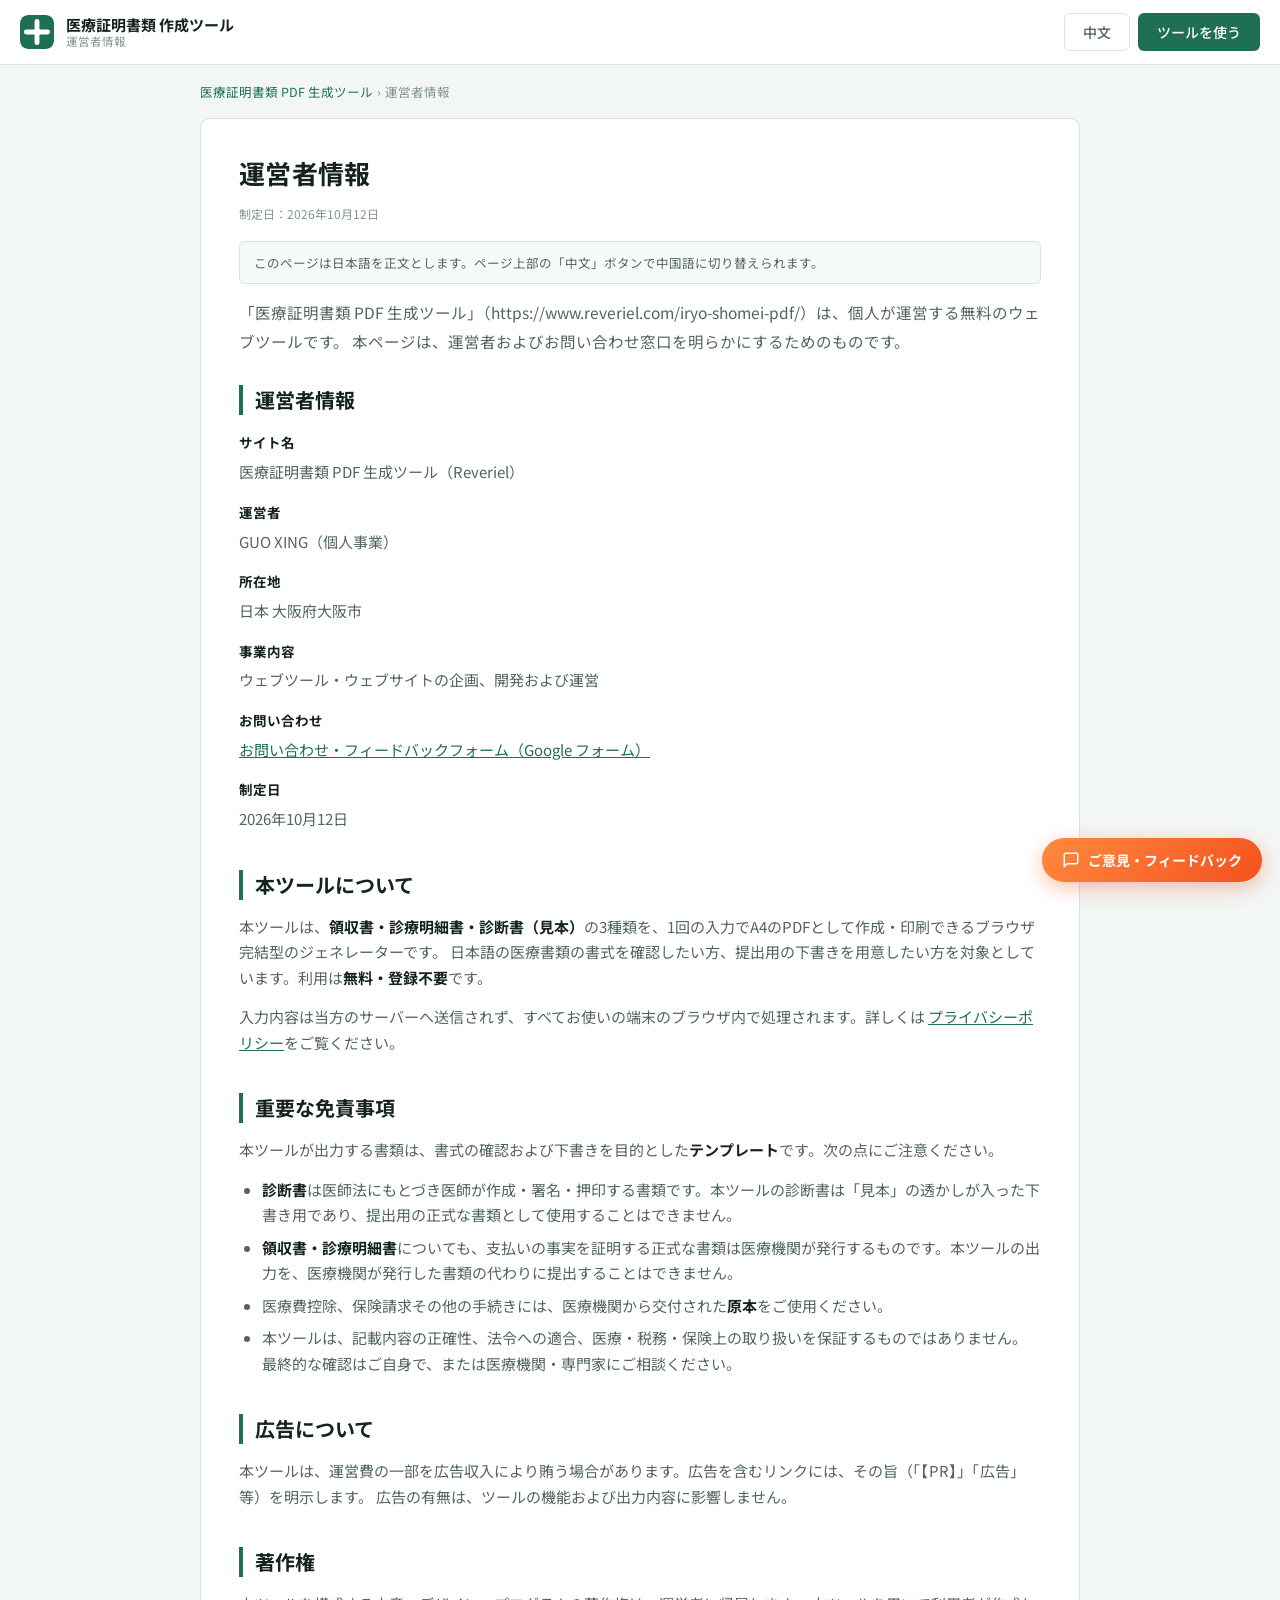
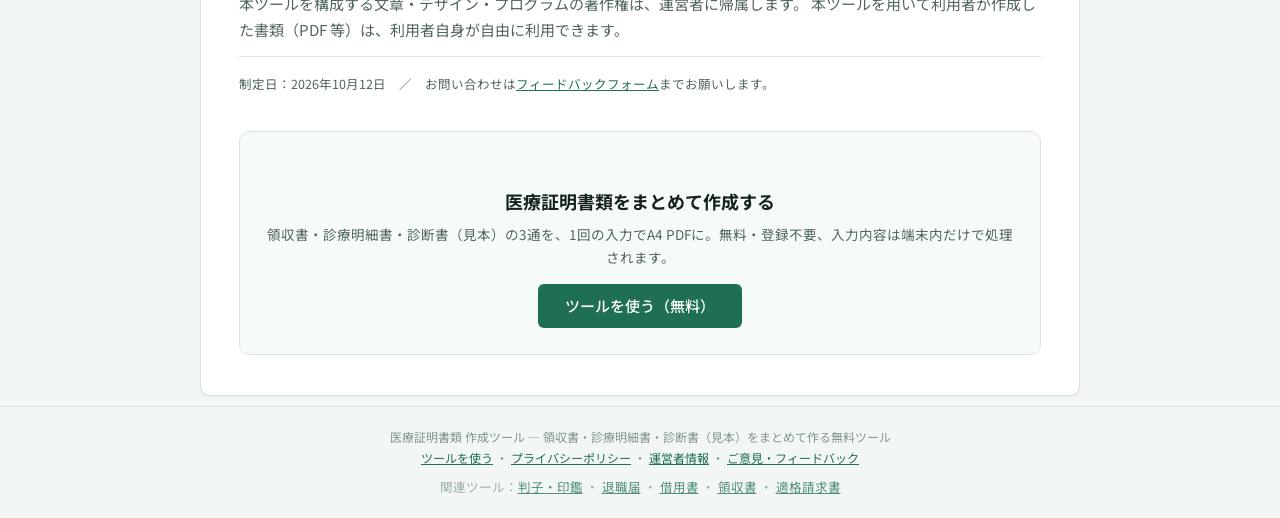
<file: company.html>
<!DOCTYPE html>
<html lang="ja" data-lang="ja">
<head>
<meta charset="UTF-8">
<meta name="viewport" content="width=device-width, initial-scale=1">
<title>運営者情報｜医療証明書類 PDF 生成ツール</title>
<meta name="description" content="医療証明書類 PDF 生成ツールの運営者情報です。運営者、所在地、事業内容、お問い合わせ窓口を掲載しています。本ツールは無料・登録不要で、入力内容は端末内のみで処理されます。">
<meta name="robots" content="index, follow">
<meta name="theme-color" content="#1f6f54">
<link rel="canonical" href="https://www.reveriel.com/iryo-shomei-pdf/company.html">
<meta property="og:type" content="website">
<meta property="og:title" content="運営者情報｜医療証明書類 PDF 生成ツール">
<meta property="og:description" content="運営者、所在地、事業内容、お問い合わせ窓口を掲載しています。">
<meta property="og:locale" content="ja_JP">
<meta property="og:url" content="https://www.reveriel.com/iryo-shomei-pdf/company.html">
<meta property="og:image" content="https://www.reveriel.com/iryo-shomei-pdf/og-image.png">
<meta property="og:image:width" content="1200">
<meta property="og:image:height" content="630">
<meta name="twitter:card" content="summary_large_image">
<meta name="twitter:image" content="https://www.reveriel.com/iryo-shomei-pdf/og-image.png">
<link rel="icon" href="data:image/svg+xml,%3Csvg xmlns='http://www.w3.org/2000/svg' viewBox='0 0 32 32'%3E%3Crect width='32' height='32' rx='7' fill='%231f6f54'/%3E%3Cpath d='M16 5v22M5 16h22' stroke='%23ffffff' stroke-width='5' stroke-linecap='round'/%3E%3C/svg%3E">
<link rel="preconnect" href="https://fonts.googleapis.com">
<link rel="preconnect" href="https://fonts.gstatic.com" crossorigin>
<link href="https://fonts.googleapis.com/css2?family=Noto+Sans+JP:wght@400;500;700&family=Noto+Sans+SC:wght@400;500;700&display=swap" rel="stylesheet">
<link rel="stylesheet" href="style.css">
<link rel="stylesheet" href="guide.css">
<!-- Cloudflare Web Analytics --><script type='module' src='https://static.cloudflareinsights.com/beacon.min.js' data-cf-beacon='{"token": "6fc01bf3ac5e457ba1bd16b91e5b653e"}'></script><!-- End Cloudflare Web Analytics -->
</head>
<body>

<header class="site-header no-print">
  <div class="wrap header-inner">
    <a class="brand" href="./" style="text-decoration:none;color:inherit;">
      <svg class="brand-mark" viewBox="0 0 32 32" aria-hidden="true">
        <rect width="32" height="32" rx="7" fill="currentColor"/>
        <path d="M16 6v20M6 16h20" stroke="#fff" stroke-width="4.6" stroke-linecap="round"/>
      </svg>
      <div class="brand-text">
        <strong>医療証明書類 作成ツール</strong>
        <span>運営者情報</span>
      </div>
    </a>
    <div class="header-actions">
      <button type="button" class="btn btn-ghost lang-switch" id="langToggle" aria-label="表示言語を切り替える">中文</button>
      <a class="btn btn-primary" href="./">ツールを使う</a>
    </div>
  </div>
</header>

<main class="wrap">
  <div class="guide-col">

    <nav class="breadcrumb no-print" aria-label="パンくず">
      <ol>
        <li><a href="./">医療証明書類 PDF 生成ツール</a></li>
        <li aria-current="page">運営者情報</li>
      </ol>
    </nav>

    <!-- ================= 日本語（既定） ================= -->
    <article class="guide lang-ja">
      <h1>運営者情報</h1>
      <p class="guide-meta">制定日：2026年10月12日</p>

      <p class="lang-note">このページは日本語を正文とします。ページ上部の「中文」ボタンで中国語に切り替えられます。</p>

      <p class="guide-lead">
        「医療証明書類 PDF 生成ツール」（https://www.reveriel.com/iryo-shomei-pdf/）は、個人が運営する無料のウェブツールです。
        本ページは、運営者およびお問い合わせ窓口を明らかにするためのものです。
      </p>

      <h2>運営者情報</h2>
      <dl class="legal-dl">
        <dt>サイト名</dt>
        <dd>医療証明書類 PDF 生成ツール（Reveriel）</dd>

        <dt>運営者</dt>
        <dd>GUO XING（個人事業）</dd>

        <dt>所在地</dt>
        <dd>日本 大阪府大阪市</dd>

        <dt>事業内容</dt>
        <dd>ウェブツール・ウェブサイトの企画、開発および運営</dd>

        <dt>お問い合わせ</dt>
        <dd>
          <a href="https://docs.google.com/forms/d/e/1FAIpQLSfHGUfgAlViT3TFiVtJi_EpJ4ioUpd9oGyaJ7rehEV-gBH_PA/viewform?usp=pp_url&amp;entry.1745177199=%E5%8C%BB%E7%99%82%E8%A8%BC%E6%98%8E%E6%9B%B8%E9%A1%9E" target="_blank" rel="noopener">お問い合わせ・フィードバックフォーム（Google フォーム）</a>
        </dd>

        <dt>制定日</dt>
        <dd>2026年10月12日</dd>
      </dl>

      <h2>本ツールについて</h2>
      <p>
        本ツールは、<strong>領収書・診療明細書・診断書（見本）</strong>の3種類を、1回の入力でA4のPDFとして作成・印刷できるブラウザ完結型のジェネレーターです。
        日本語の医療書類の書式を確認したい方、提出用の下書きを用意したい方を対象としています。利用は<strong>無料・登録不要</strong>です。
      </p>
      <p>
        入力内容は当方のサーバーへ送信されず、すべてお使いの端末のブラウザ内で処理されます。詳しくは
        <a href="privacy.html">プライバシーポリシー</a>をご覧ください。
      </p>

      <h2>重要な免責事項</h2>
      <p>
        本ツールが出力する書類は、書式の確認および下書きを目的とした<strong>テンプレート</strong>です。次の点にご注意ください。
      </p>
      <ul>
        <li><strong>診断書</strong>は医師法にもとづき医師が作成・署名・押印する書類です。本ツールの診断書は「見本」の透かしが入った下書き用であり、提出用の正式な書類として使用することはできません。</li>
        <li><strong>領収書・診療明細書</strong>についても、支払いの事実を証明する正式な書類は医療機関が発行するものです。本ツールの出力を、医療機関が発行した書類の代わりに提出することはできません。</li>
        <li>医療費控除、保険請求その他の手続きには、医療機関から交付された<strong>原本</strong>をご使用ください。</li>
        <li>本ツールは、記載内容の正確性、法令への適合、医療・税務・保険上の取り扱いを保証するものではありません。最終的な確認はご自身で、または医療機関・専門家にご相談ください。</li>
      </ul>

      <h2>広告について</h2>
      <p>
        本ツールは、運営費の一部を広告収入により賄う場合があります。広告を含むリンクには、その旨（「【PR】」「広告」等）を明示します。
        広告の有無は、ツールの機能および出力内容に影響しません。
      </p>

      <h2>著作権</h2>
      <p>
        本ツールを構成する文章・デザイン・プログラムの著作権は、運営者に帰属します。
        本ツールを用いて利用者が作成した書類（PDF 等）は、利用者自身が自由に利用できます。
      </p>

      <p class="guide-foot-note">制定日：2026年10月12日　／　お問い合わせは<a href="https://docs.google.com/forms/d/e/1FAIpQLSfHGUfgAlViT3TFiVtJi_EpJ4ioUpd9oGyaJ7rehEV-gBH_PA/viewform?usp=pp_url&amp;entry.1745177199=%E5%8C%BB%E7%99%82%E8%A8%BC%E6%98%8E%E6%9B%B8%E9%A1%9E" target="_blank" rel="noopener">フィードバックフォーム</a>までお願いします。</p>

      <div class="guide-cta-foot">
        <h2>医療証明書類をまとめて作成する</h2>
        <p>領収書・診療明細書・診断書（見本）の3通を、1回の入力でA4 PDFに。無料・登録不要、入力内容は端末内だけで処理されます。</p>
        <a class="btn btn-primary" href="./">ツールを使う（無料）</a>
      </div>
    </article>

    <!-- ================= 中文 ================= -->
    <article class="guide lang-zh" lang="zh-CN">
      <h2>运营者信息</h2>
      <p class="guide-meta">制定日：2026年10月12日</p>

      <p class="lang-note">本页以日文版为准，此处为中文版。点击页面上方「日本語」按钮可切回日文。</p>

      <p class="guide-lead">
        「医疗证明文件 PDF 生成工具」（https://www.reveriel.com/iryo-shomei-pdf/）是由个人运营的免费网页工具。本页用于公开运营者与联系方式。
      </p>

      <h2>运营者信息</h2>
      <dl class="legal-dl">
        <dt>网站名称</dt>
        <dd>医疗证明文件 PDF 生成工具（Reveriel）</dd>

        <dt>运营者</dt>
        <dd>GUO XING（个人经营）</dd>

        <dt>所在地</dt>
        <dd>日本 大阪府大阪市</dd>

        <dt>业务内容</dt>
        <dd>网页工具与网站之策划、开发与运营</dd>

        <dt>联系方式</dt>
        <dd>
          <a href="https://docs.google.com/forms/d/e/1FAIpQLSfHGUfgAlViT3TFiVtJi_EpJ4ioUpd9oGyaJ7rehEV-gBH_PA/viewform?usp=pp_url&amp;entry.1745177199=%E5%8C%BB%E7%99%82%E8%A8%BC%E6%98%8E%E6%9B%B8%E9%A1%9E" target="_blank" rel="noopener">联系与反馈表单（Google 表单）</a>
        </dd>

        <dt>制定日</dt>
        <dd>2026年10月12日</dd>
      </dl>

      <h2>关于本工具</h2>
      <p>
        本工具可<strong>一次性输入、批量生成</strong>收据（領収書）、诊疗明细书（診療明細書）、诊断书（样本）三份 A4 PDF，全部在浏览器内完成。
        面向需要确认日文医疗文书格式、或想先准备草稿的用户。<strong>免费、无需注册</strong>。
      </p>
      <p>输入内容不会发送到我们的服务器，全部在您的浏览器内处理。详见<a href="privacy.html">隐私政策</a>。</p>

      <h2>重要免责声明</h2>
      <p>本工具输出的文件是用于确认格式与撰写草稿的<strong>模板</strong>，请注意以下事项：</p>
      <ul>
        <li><strong>诊断书</strong>依日本《医师法》须由医师作成、署名并押印。本工具输出的诊断书带有「見本」水印，属草稿模板，<strong>不能作为正式文件提交</strong>。</li>
        <li><strong>收据与诊疗明细书</strong>同理，能证明支付事实的正式文件由医疗机构签发，本工具的输出不可替代医疗机构的正式文件。</li>
        <li>办理医疗费扣除、保险理赔等手续时，请使用医疗机构交付的<strong>原件</strong>。</li>
        <li>本工具不保证记载内容的准确性，也不保证符合法令或医疗、税务、保险上的处理要求。最终确认请自行判断，或咨询医疗机构与专业人士。</li>
      </ul>

      <h2>关于广告</h2>
      <p>本工具的部分运营费用可能由广告收入承担。含广告的链接会明确标注「【PR】」「広告」等字样。广告的有无不影响工具功能与输出内容。</p>

      <h2>著作权</h2>
      <p>本工具的文字、设计与程序之著作权归运营者所有。用户使用本工具生成的文件（PDF 等），可由用户自行自由使用。</p>

      <p class="guide-foot-note">制定日：2026年10月12日　／　如有疑问请通过<a href="https://docs.google.com/forms/d/e/1FAIpQLSfHGUfgAlViT3TFiVtJi_EpJ4ioUpd9oGyaJ7rehEV-gBH_PA/viewform?usp=pp_url&amp;entry.1745177199=%E5%8C%BB%E7%99%82%E8%A8%BC%E6%98%8E%E6%9B%B8%E9%A1%9E" target="_blank" rel="noopener">反馈表单</a>联系我们。</p>

      <div class="guide-cta-foot">
        <h2>一次输入，生成整套医疗文书</h2>
        <p>收据、诊疗明细书、诊断书（样本）3 张，输入一次即导出 A4 PDF。免费、无需注册，输入内容仅在您的浏览器内处理。</p>
        <a class="btn btn-primary" href="./">立即使用（免费）</a>
      </div>
    </article>

  </div>
</main>

<footer class="site-footer no-print">
  <div class="wrap">
    <p>医療証明書類 作成ツール — 領収書・診療明細書・診断書（見本）をまとめて作る無料ツール</p>
    <p>
      <a href="./">ツールを使う</a> ・
      <a href="privacy.html">プライバシーポリシー</a> ・
      <a href="company.html">運営者情報</a> ・
      <a href="https://docs.google.com/forms/d/e/1FAIpQLSfHGUfgAlViT3TFiVtJi_EpJ4ioUpd9oGyaJ7rehEV-gBH_PA/viewform?usp=pp_url&amp;entry.1745177199=%E5%8C%BB%E7%99%82%E8%A8%BC%E6%98%8E%E6%9B%B8%E9%A1%9E" target="_blank" rel="noopener">ご意見・フィードバック</a>
    </p>
    <p style="margin-top:8px;font-size:12.5px;opacity:.75;">関連ツール：<a href="https://www.reveriel.com/hanko-generator/">判子・印鑑</a> ・ <a href="https://www.reveriel.com/taishoku-form/">退職届</a> ・ <a href="https://www.reveriel.com/shakuyo-contract/">借用書</a> ・ <a href="https://www.reveriel.com/ryoshusho-pdf/">領収書</a> ・ <a href="https://www.reveriel.com/japan-invoice-pdf/">適格請求書</a></p>
  </div>
</footer>

<script>
(function () {
  var root = document.documentElement;
  var btn = document.getElementById('langToggle');
  if (!btn) return;
  function apply(lang) {
    root.setAttribute('data-lang', lang);
    root.setAttribute('lang', lang === 'zh' ? 'zh-CN' : 'ja');
    btn.textContent = lang === 'zh' ? '日本語' : '中文';
    btn.setAttribute('aria-label', lang === 'zh' ? '日文に切り替える' : '切换到中文');
    try { localStorage.setItem('iryo-legal-lang', lang); } catch (e) {}
  }
  var saved = null;
  try { saved = localStorage.getItem('iryo-legal-lang'); } catch (e) {}
  apply(saved === 'zh' ? 'zh' : 'ja');
  btn.addEventListener('click', function () {
    apply(root.getAttribute('data-lang') === 'zh' ? 'ja' : 'zh');
  });
})();
</script>

<!-- フィードバックFAB（右下固定・常時表示） -->
<a href="https://docs.google.com/forms/d/e/1FAIpQLSfHGUfgAlViT3TFiVtJi_EpJ4ioUpd9oGyaJ7rehEV-gBH_PA/viewform?usp=pp_url&amp;entry.1745177199=%E5%8C%BB%E7%99%82%E8%A8%BC%E6%98%8E%E6%9B%B8%E9%A1%9E" target="_blank" rel="noopener" class="feedback-fab" aria-label="ご意見・フィードバックを送る">
  <svg viewBox="0 0 24 24" fill="none" stroke="currentColor" stroke-width="2" stroke-linecap="round" stroke-linejoin="round" aria-hidden="true"><path d="M21 15a2 2 0 0 1-2 2H7l-4 4V5a2 2 0 0 1 2-2h14a2 2 0 0 1 2 2z"/></svg>
  <span>ご意見・フィードバック</span>
</a>
</body>
</html>
</file>
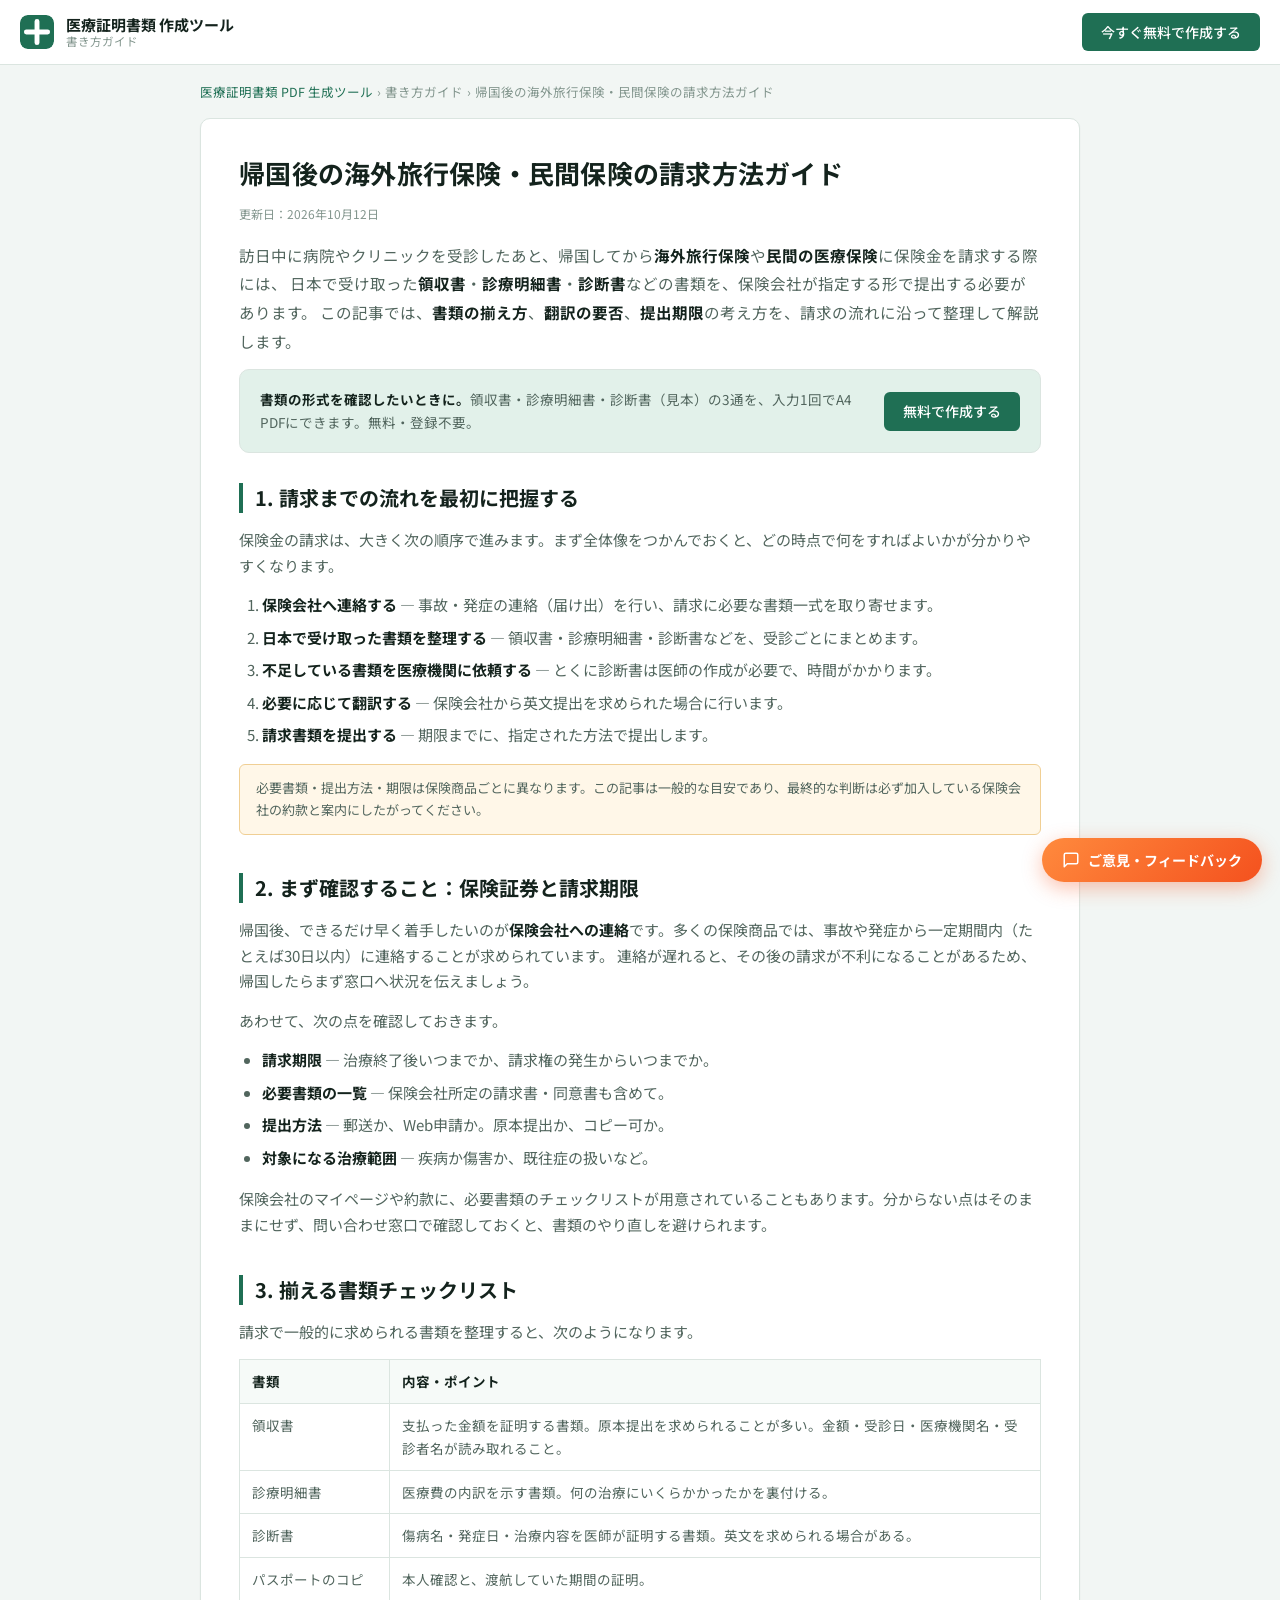
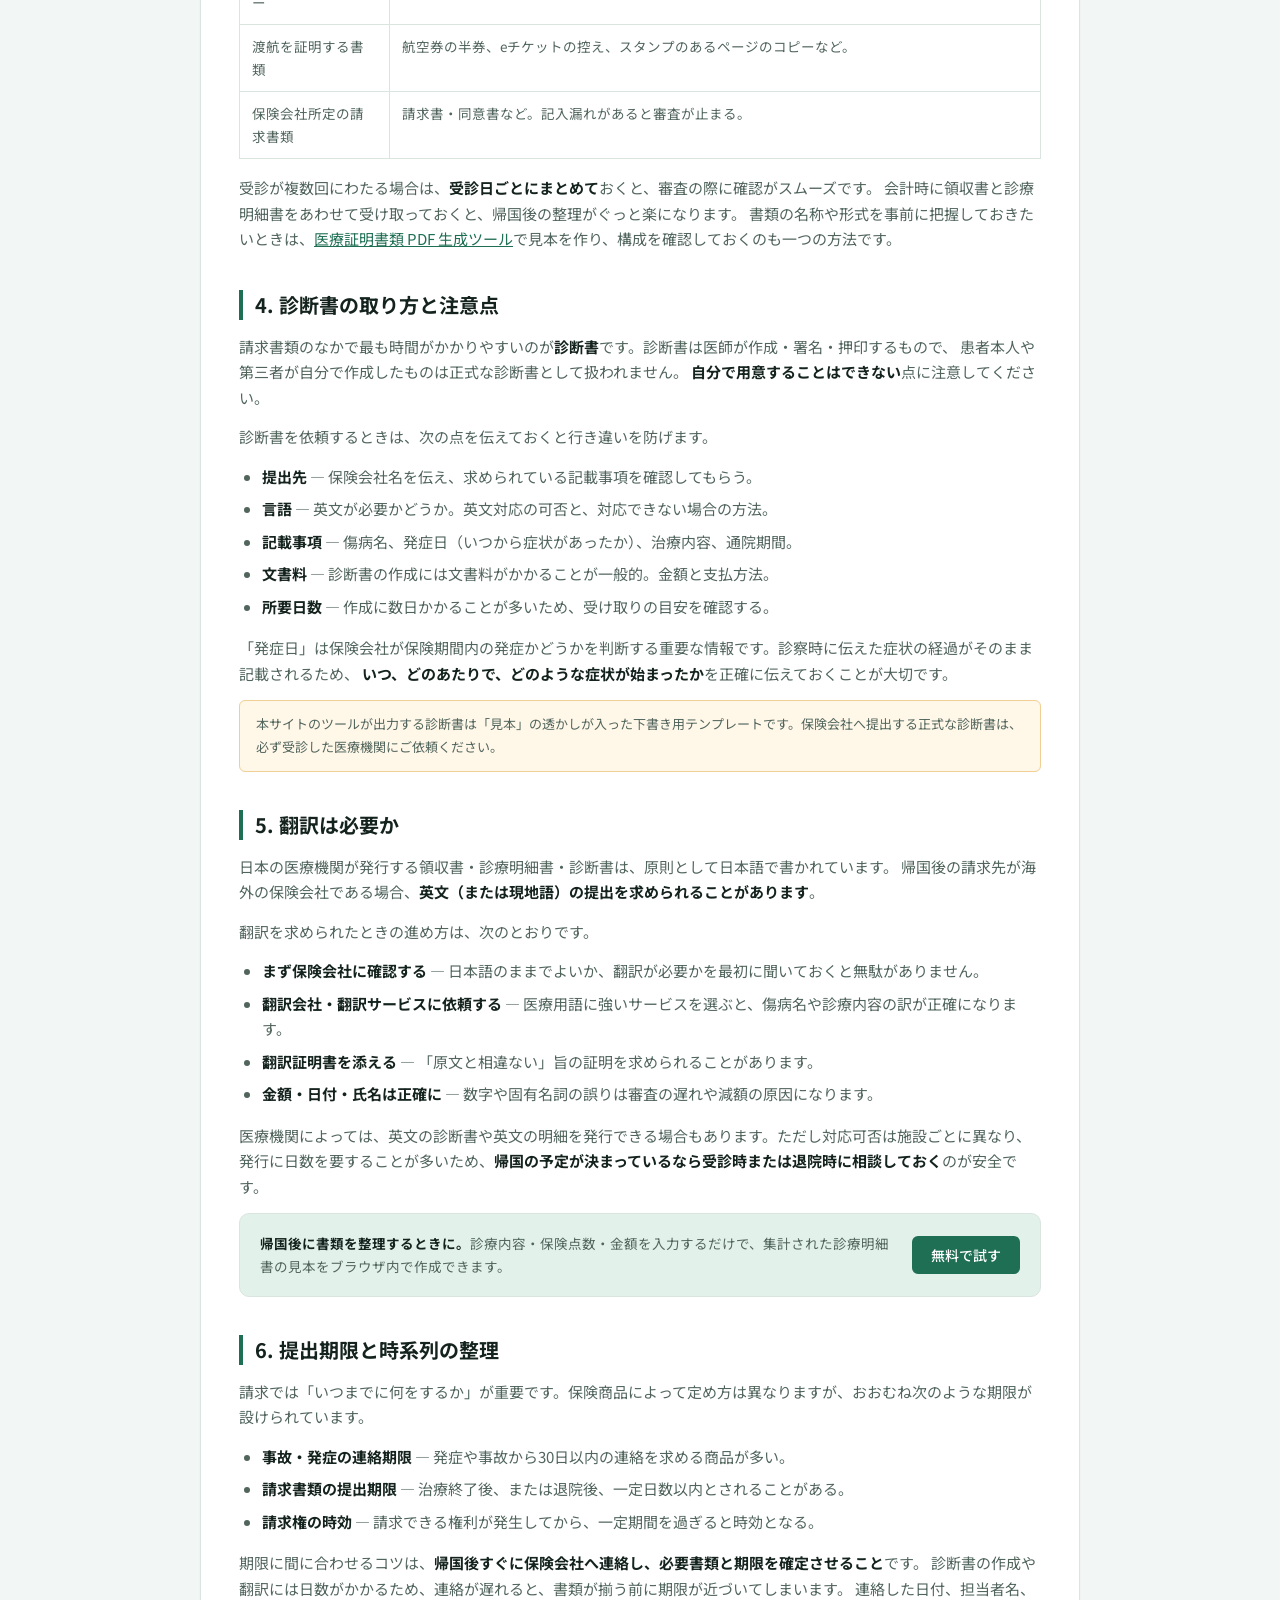
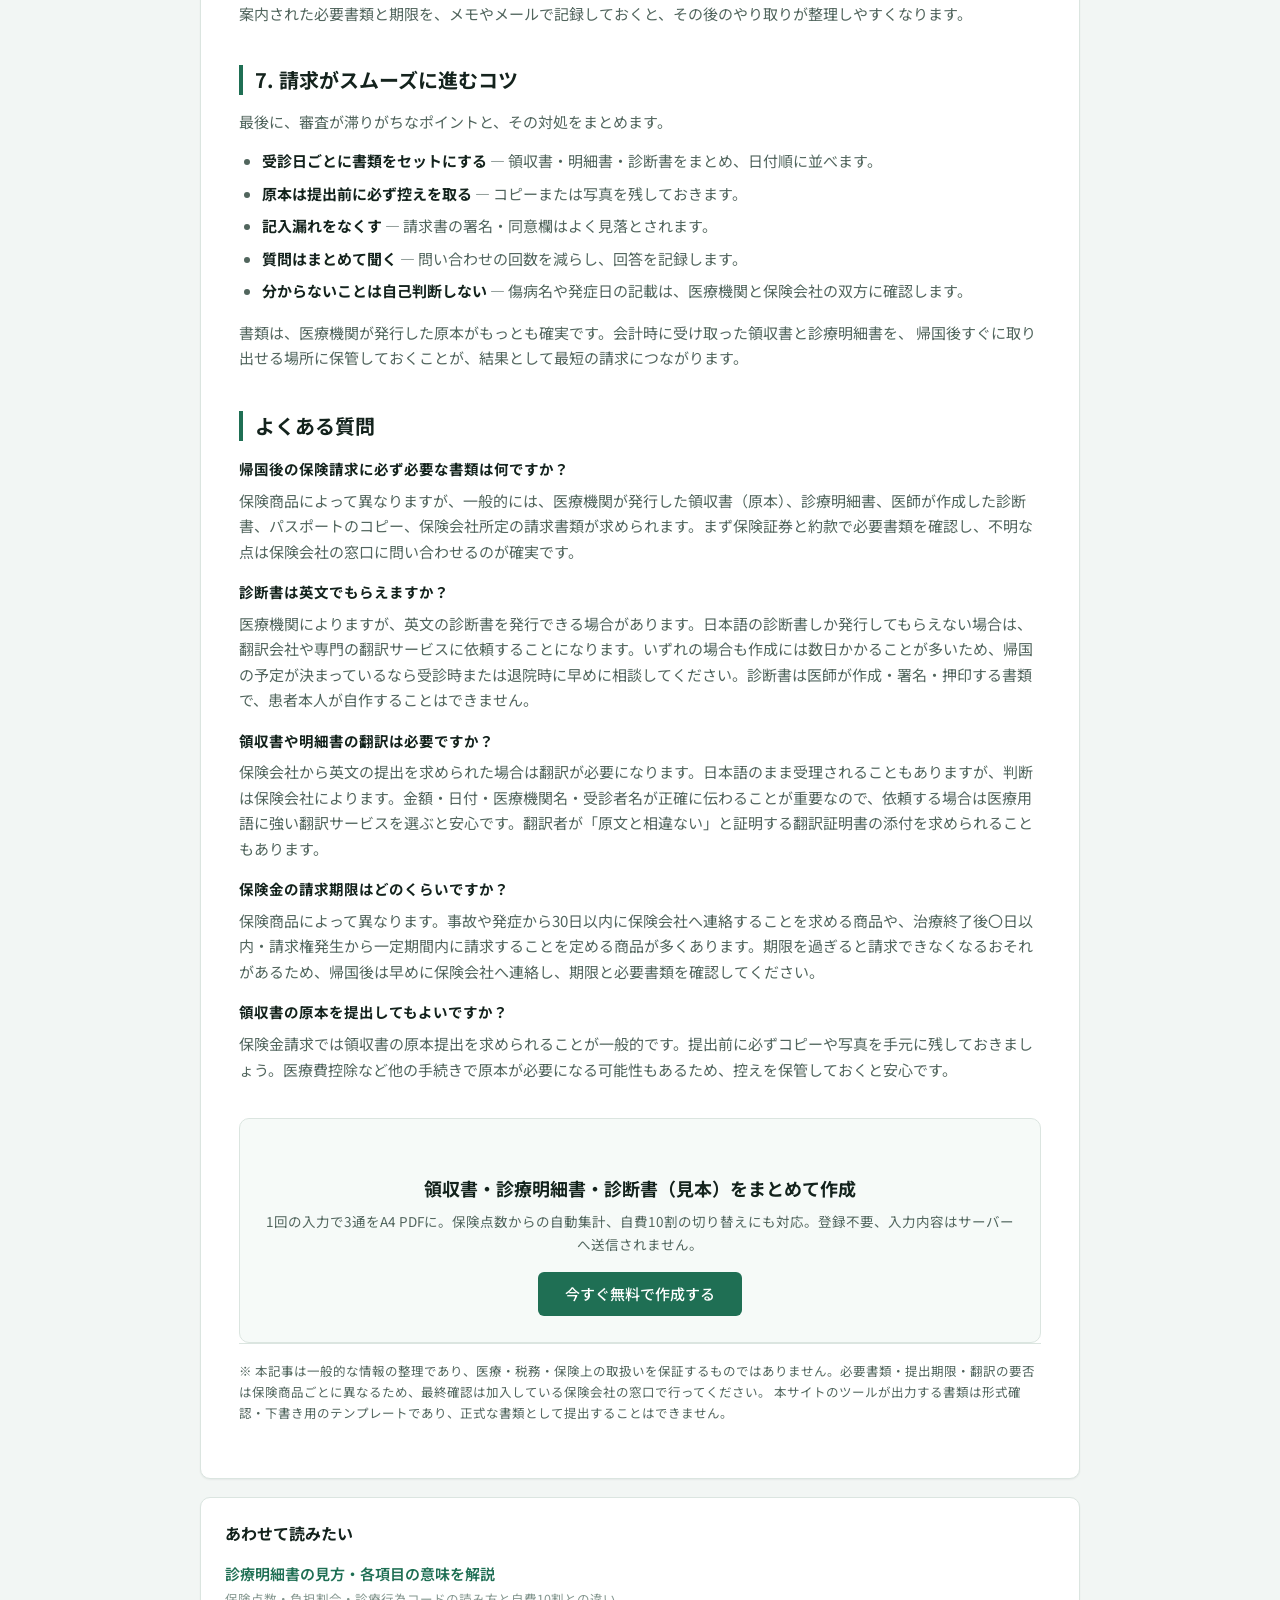
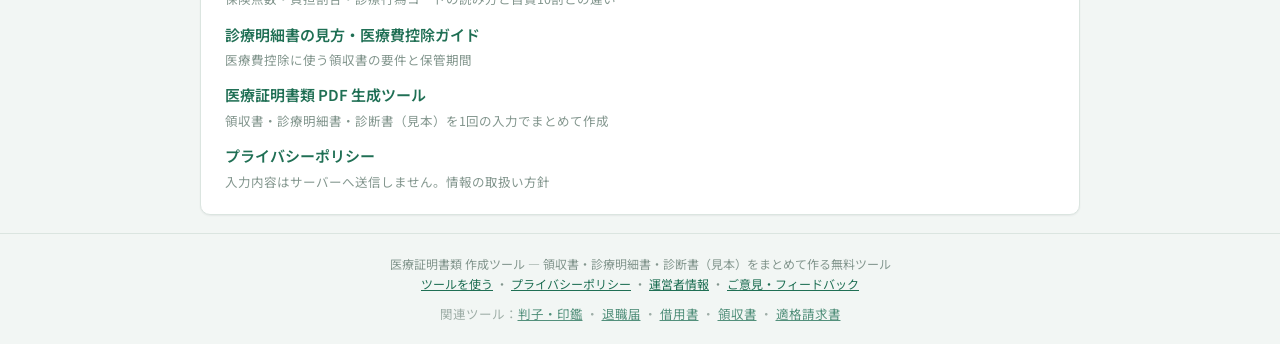
<file: hoken-seikyu.html>
<!DOCTYPE html>
<html lang="ja">
<head>
<meta charset="UTF-8">
<meta name="viewport" content="width=device-width, initial-scale=1">
<title>帰国後の海外旅行保険・民間保険の請求方法ガイド｜診断書・領収書・明細書の揃え方</title>
<meta name="description" content="訪日中の受診で帰国後に海外旅行保険・民間医療保険を請求する方向けに、診断書・領収書・診療明細書の揃え方、翻訳の要否、提出期限、請求の流れをまとめて解説します。">
<meta name="keywords" content="海外旅行保険 請求,帰国後 保険請求,診断書 英文,領収書 翻訳,提出期限,訪日外国人 医療費,民間医療保険">
<meta name="robots" content="index, follow">
<meta name="theme-color" content="#1f6f54">
<link rel="canonical" href="https://www.reveriel.com/iryo-shomei-pdf/hoken-seikyu.html">
<meta property="og:type" content="article">
<meta property="og:title" content="帰国後の海外旅行保険・民間保険の請求方法ガイド">
<meta property="og:description" content="診断書・領収書・診療明細書の揃え方、翻訳の要否、提出期限、請求の流れを解説します。">
<meta property="og:locale" content="ja_JP">
<meta property="og:url" content="https://www.reveriel.com/iryo-shomei-pdf/hoken-seikyu.html">
<meta property="og:image" content="https://www.reveriel.com/iryo-shomei-pdf/og-image.png">
<meta property="og:image:width" content="1200">
<meta property="og:image:height" content="630">
<meta name="twitter:card" content="summary_large_image">
<meta name="twitter:image" content="https://www.reveriel.com/iryo-shomei-pdf/og-image.png">
<link rel="icon" href="data:image/svg+xml,%3Csvg xmlns='http://www.w3.org/2000/svg' viewBox='0 0 32 32'%3E%3Crect width='32' height='32' rx='7' fill='%231f6f54'/%3E%3Cpath d='M16 5v22M5 16h22' stroke='%23ffffff' stroke-width='5' stroke-linecap='round'/%3E%3C/svg%3E">
<link rel="preconnect" href="https://fonts.googleapis.com">
<link rel="preconnect" href="https://fonts.gstatic.com" crossorigin>
<link href="https://fonts.googleapis.com/css2?family=Noto+Sans+JP:wght@400;500;700&family=Noto+Serif+JP:wght@500;700&family=Noto+Sans+SC:wght@400;500;700&display=swap" rel="stylesheet">
<link rel="stylesheet" href="style.css">
<link rel="stylesheet" href="guide.css">
<!-- Cloudflare Web Analytics --><script type='module' src='https://static.cloudflareinsights.com/beacon.min.js' data-cf-beacon='{"token": "6fc01bf3ac5e457ba1bd16b91e5b653e"}'></script><!-- End Cloudflare Web Analytics -->
<script type="application/ld+json">
{
  "@context": "https://schema.org",
  "@graph": [
    {
      "@type": "Article",
      "headline": "帰国後の海外旅行保険・民間保険の請求方法ガイド",
      "description": "訪日中の受診で帰国後に海外旅行保険・民間医療保険を請求する方向けに、診断書・領収書・診療明細書の揃え方、翻訳の要否、提出期限、請求の流れを解説します。",
      "inLanguage": "ja",
      "datePublished": "2026-10-12",
      "dateModified": "2026-10-12",
      "author": { "@type": "Organization", "name": "Reveriel" },
      "publisher": { "@type": "Organization", "name": "Reveriel" },
      "mainEntityOfPage": { "@type": "WebPage", "@id": "https://www.reveriel.com/iryo-shomei-pdf/hoken-seikyu.html" },
      "image": "https://www.reveriel.com/iryo-shomei-pdf/og-image.png"
    },
    {
      "@type": "FAQPage",
      "mainEntity": [
        {
          "@type": "Question",
          "name": "帰国後の保険請求に必ず必要な書類は何ですか？",
          "acceptedAnswer": {
            "@type": "Answer",
            "text": "保険商品によって異なりますが、一般的には、医療機関が発行した領収書（原本）、診療明細書、医師が作成した診断書、パスポートのコピー、保険会社所定の請求書類が求められます。まず保険証券と約款で必要書類を確認し、不明な点は保険会社の窓口に問い合わせるのが確実です。"
          }
        },
        {
          "@type": "Question",
          "name": "診断書は英文でもらえますか？",
          "acceptedAnswer": {
            "@type": "Answer",
            "text": "医療機関によりますが、英文の診断書を発行できる場合があります。日本語の診断書しか発行してもらえない場合は、翻訳会社や専門の翻訳サービスに依頼することになります。いずれの場合も作成には数日かかることが多いため、帰国の予定が決まっているなら受診時または退院時に早めに相談してください。診断書は医師が作成・署名・押印する書類で、患者本人が自作することはできません。"
          }
        },
        {
          "@type": "Question",
          "name": "領収書や明細書の翻訳は必要ですか？",
          "acceptedAnswer": {
            "@type": "Answer",
            "text": "保険会社から英文の提出を求められた場合は翻訳が必要になります。日本語のまま受理されることもありますが、判断は保険会社によります。金額・日付・医療機関名・受診者名が正確に伝わることが重要なので、依頼する場合は医療用語に強い翻訳サービスを選ぶと安心です。翻訳者が「原文と相違ない」と証明する翻訳証明書の添付を求められることもあります。"
          }
        },
        {
          "@type": "Question",
          "name": "保険金の請求期限はどのくらいですか？",
          "acceptedAnswer": {
            "@type": "Answer",
            "text": "保険商品によって異なります。事故や発症から30日以内に保険会社へ連絡することを求める商品や、治療終了後〇日以内・請求権発生から一定期間内に請求することを定める商品が多くあります。期限を過ぎると請求できなくなるおそれがあるため、帰国後は早めに保険会社へ連絡し、期限と必要書類を確認してください。"
          }
        },
        {
          "@type": "Question",
          "name": "領収書の原本を提出してもよいですか？",
          "acceptedAnswer": {
            "@type": "Answer",
            "text": "保険金請求では領収書の原本提出を求められることが一般的です。提出前に必ずコピーや写真を手元に残しておきましょう。医療費控除など他の手続きで原本が必要になる可能性もあるため、控えを保管しておくと安心です。"
          }
        }
      ]
    }
  ]
}
</script>
</head>
<body>

<header class="site-header no-print">
  <div class="wrap header-inner">
    <a class="brand" href="./" style="text-decoration:none;color:inherit;">
      <svg class="brand-mark" viewBox="0 0 32 32" aria-hidden="true">
        <rect width="32" height="32" rx="7" fill="currentColor"/>
        <path d="M16 6v20M6 16h20" stroke="#fff" stroke-width="4.6" stroke-linecap="round"/>
      </svg>
      <div class="brand-text">
        <strong>医療証明書類 作成ツール</strong>
        <span>書き方ガイド</span>
      </div>
    </a>
    <div class="header-actions">
      <a class="btn btn-primary" href="./">今すぐ無料で作成する</a>
    </div>
  </div>
</header>

<main class="wrap">
  <div class="guide-col">

    <nav class="breadcrumb no-print" aria-label="パンくず">
      <ol>
        <li><a href="./">医療証明書類 PDF 生成ツール</a></li>
        <li>書き方ガイド</li>
        <li aria-current="page">帰国後の海外旅行保険・民間保険の請求方法ガイド</li>
      </ol>
    </nav>

    <article class="guide">
      <h1>帰国後の海外旅行保険・民間保険の請求方法ガイド</h1>
      <p class="guide-meta">更新日：2026年10月12日</p>
      <p class="guide-lead">
        訪日中に病院やクリニックを受診したあと、帰国してから<strong>海外旅行保険</strong>や<strong>民間の医療保険</strong>に保険金を請求する際には、
        日本で受け取った<strong>領収書</strong>・<strong>診療明細書</strong>・<strong>診断書</strong>などの書類を、保険会社が指定する形で提出する必要があります。
        この記事では、<strong>書類の揃え方</strong>、<strong>翻訳の要否</strong>、<strong>提出期限</strong>の考え方を、請求の流れに沿って整理して解説します。
      </p>

      <div class="guide-cta-box">
        <p><strong>書類の形式を確認したいときに。</strong>領収書・診療明細書・診断書（見本）の3通を、入力1回でA4 PDFにできます。無料・登録不要。</p>
        <a class="btn btn-primary" href="./">無料で作成する</a>
      </div>

      <h2>1. 請求までの流れを最初に把握する</h2>
      <p>
        保険金の請求は、大きく次の順序で進みます。まず全体像をつかんでおくと、どの時点で何をすればよいかが分かりやすくなります。
      </p>
      <ol>
        <li><strong>保険会社へ連絡する</strong> — 事故・発症の連絡（届け出）を行い、請求に必要な書類一式を取り寄せます。</li>
        <li><strong>日本で受け取った書類を整理する</strong> — 領収書・診療明細書・診断書などを、受診ごとにまとめます。</li>
        <li><strong>不足している書類を医療機関に依頼する</strong> — とくに診断書は医師の作成が必要で、時間がかかります。</li>
        <li><strong>必要に応じて翻訳する</strong> — 保険会社から英文提出を求められた場合に行います。</li>
        <li><strong>請求書類を提出する</strong> — 期限までに、指定された方法で提出します。</li>
      </ol>
      <p class="guide-note">
        必要書類・提出方法・期限は保険商品ごとに異なります。この記事は一般的な目安であり、最終的な判断は必ず加入している保険会社の約款と案内にしたがってください。
      </p>

      <h2>2. まず確認すること：保険証券と請求期限</h2>
      <p>
        帰国後、できるだけ早く着手したいのが<strong>保険会社への連絡</strong>です。多くの保険商品では、事故や発症から一定期間内（たとえば30日以内）に連絡することが求められています。
        連絡が遅れると、その後の請求が不利になることがあるため、帰国したらまず窓口へ状況を伝えましょう。
      </p>
      <p>あわせて、次の点を確認しておきます。</p>
      <ul>
        <li><strong>請求期限</strong> — 治療終了後いつまでか、請求権の発生からいつまでか。</li>
        <li><strong>必要書類の一覧</strong> — 保険会社所定の請求書・同意書も含めて。</li>
        <li><strong>提出方法</strong> — 郵送か、Web申請か。原本提出か、コピー可か。</li>
        <li><strong>対象になる治療範囲</strong> — 疾病か傷害か、既往症の扱いなど。</li>
      </ul>
      <p>
        保険会社のマイページや約款に、必要書類のチェックリストが用意されていることもあります。分からない点はそのままにせず、問い合わせ窓口で確認しておくと、書類のやり直しを避けられます。
      </p>

      <h2>3. 揃える書類チェックリスト</h2>
      <p>請求で一般的に求められる書類を整理すると、次のようになります。</p>
      <table class="guide-table">
        <thead>
          <tr><th>書類</th><th>内容・ポイント</th></tr>
        </thead>
        <tbody>
          <tr><td>領収書</td><td>支払った金額を証明する書類。原本提出を求められることが多い。金額・受診日・医療機関名・受診者名が読み取れること。</td></tr>
          <tr><td>診療明細書</td><td>医療費の内訳を示す書類。何の治療にいくらかかったかを裏付ける。</td></tr>
          <tr><td>診断書</td><td>傷病名・発症日・治療内容を医師が証明する書類。英文を求められる場合がある。</td></tr>
          <tr><td>パスポートのコピー</td><td>本人確認と、渡航していた期間の証明。</td></tr>
          <tr><td>渡航を証明する書類</td><td>航空券の半券、eチケットの控え、スタンプのあるページのコピーなど。</td></tr>
          <tr><td>保険会社所定の請求書類</td><td>請求書・同意書など。記入漏れがあると審査が止まる。</td></tr>
        </tbody>
      </table>
      <p>
        受診が複数回にわたる場合は、<strong>受診日ごとにまとめて</strong>おくと、審査の際に確認がスムーズです。
        会計時に領収書と診療明細書をあわせて受け取っておくと、帰国後の整理がぐっと楽になります。
        書類の名称や形式を事前に把握しておきたいときは、<a href="./">医療証明書類 PDF 生成ツール</a>で見本を作り、構成を確認しておくのも一つの方法です。
      </p>

      <h2>4. 診断書の取り方と注意点</h2>
      <p>
        請求書類のなかで最も時間がかかりやすいのが<strong>診断書</strong>です。診断書は医師が作成・署名・押印するもので、
        患者本人や第三者が自分で作成したものは正式な診断書として扱われません。
        <strong>自分で用意することはできない</strong>点に注意してください。
      </p>
      <p>診断書を依頼するときは、次の点を伝えておくと行き違いを防げます。</p>
      <ul>
        <li><strong>提出先</strong> — 保険会社名を伝え、求められている記載事項を確認してもらう。</li>
        <li><strong>言語</strong> — 英文が必要かどうか。英文対応の可否と、対応できない場合の方法。</li>
        <li><strong>記載事項</strong> — 傷病名、発症日（いつから症状があったか）、治療内容、通院期間。</li>
        <li><strong>文書料</strong> — 診断書の作成には文書料がかかることが一般的。金額と支払方法。</li>
        <li><strong>所要日数</strong> — 作成に数日かかることが多いため、受け取りの目安を確認する。</li>
      </ul>
      <p>
        「発症日」は保険会社が保険期間内の発症かどうかを判断する重要な情報です。診察時に伝えた症状の経過がそのまま記載されるため、
        <strong>いつ、どのあたりで、どのような症状が始まったか</strong>を正確に伝えておくことが大切です。
      </p>
      <p class="guide-note">
        本サイトのツールが出力する診断書は「見本」の透かしが入った下書き用テンプレートです。保険会社へ提出する正式な診断書は、必ず受診した医療機関にご依頼ください。
      </p>

      <h2>5. 翻訳は必要か</h2>
      <p>
        日本の医療機関が発行する領収書・診療明細書・診断書は、原則として日本語で書かれています。
        帰国後の請求先が海外の保険会社である場合、<strong>英文（または現地語）の提出を求められることがあります</strong>。
      </p>
      <p>翻訳を求められたときの進め方は、次のとおりです。</p>
      <ul>
        <li><strong>まず保険会社に確認する</strong> — 日本語のままでよいか、翻訳が必要かを最初に聞いておくと無駄がありません。</li>
        <li><strong>翻訳会社・翻訳サービスに依頼する</strong> — 医療用語に強いサービスを選ぶと、傷病名や診療内容の訳が正確になります。</li>
        <li><strong>翻訳証明書を添える</strong> — 「原文と相違ない」旨の証明を求められることがあります。</li>
        <li><strong>金額・日付・氏名は正確に</strong> — 数字や固有名詞の誤りは審査の遅れや減額の原因になります。</li>
      </ul>
      <p>
        医療機関によっては、英文の診断書や英文の明細を発行できる場合もあります。ただし対応可否は施設ごとに異なり、
        発行に日数を要することが多いため、<strong>帰国の予定が決まっているなら受診時または退院時に相談しておく</strong>のが安全です。
      </p>

      <div class="guide-cta-box">
        <p><strong>帰国後に書類を整理するときに。</strong>診療内容・保険点数・金額を入力するだけで、集計された診療明細書の見本をブラウザ内で作成できます。</p>
        <a class="btn btn-primary" href="./">無料で試す</a>
      </div>

      <h2>6. 提出期限と時系列の整理</h2>
      <p>
        請求では「いつまでに何をするか」が重要です。保険商品によって定め方は異なりますが、おおむね次のような期限が設けられています。
      </p>
      <ul>
        <li><strong>事故・発症の連絡期限</strong> — 発症や事故から30日以内の連絡を求める商品が多い。</li>
        <li><strong>請求書類の提出期限</strong> — 治療終了後、または退院後、一定日数以内とされることがある。</li>
        <li><strong>請求権の時効</strong> — 請求できる権利が発生してから、一定期間を過ぎると時効となる。</li>
      </ul>
      <p>
        期限に間に合わせるコツは、<strong>帰国後すぐに保険会社へ連絡し、必要書類と期限を確定させること</strong>です。
        診断書の作成や翻訳には日数がかかるため、連絡が遅れると、書類が揃う前に期限が近づいてしまいます。
        連絡した日付、担当者名、案内された必要書類と期限を、メモやメールで記録しておくと、その後のやり取りが整理しやすくなります。
      </p>

      <h2>7. 請求がスムーズに進むコツ</h2>
      <p>最後に、審査が滞りがちなポイントと、その対処をまとめます。</p>
      <ul>
        <li><strong>受診日ごとに書類をセットにする</strong> — 領収書・明細書・診断書をまとめ、日付順に並べます。</li>
        <li><strong>原本は提出前に必ず控えを取る</strong> — コピーまたは写真を残しておきます。</li>
        <li><strong>記入漏れをなくす</strong> — 請求書の署名・同意欄はよく見落とされます。</li>
        <li><strong>質問はまとめて聞く</strong> — 問い合わせの回数を減らし、回答を記録します。</li>
        <li><strong>分からないことは自己判断しない</strong> — 傷病名や発症日の記載は、医療機関と保険会社の双方に確認します。</li>
      </ul>
      <p>
        書類は、医療機関が発行した原本がもっとも確実です。会計時に受け取った領収書と診療明細書を、
        帰国後すぐに取り出せる場所に保管しておくことが、結果として最短の請求につながります。
      </p>

      <section class="guide-faq" aria-labelledby="faqTitle">
        <h2 id="faqTitle">よくある質問</h2>
        <dl>
          <dt>帰国後の保険請求に必ず必要な書類は何ですか？</dt>
          <dd>保険商品によって異なりますが、一般的には、医療機関が発行した領収書（原本）、診療明細書、医師が作成した診断書、パスポートのコピー、保険会社所定の請求書類が求められます。まず保険証券と約款で必要書類を確認し、不明な点は保険会社の窓口に問い合わせるのが確実です。</dd>

          <dt>診断書は英文でもらえますか？</dt>
          <dd>医療機関によりますが、英文の診断書を発行できる場合があります。日本語の診断書しか発行してもらえない場合は、翻訳会社や専門の翻訳サービスに依頼することになります。いずれの場合も作成には数日かかることが多いため、帰国の予定が決まっているなら受診時または退院時に早めに相談してください。診断書は医師が作成・署名・押印する書類で、患者本人が自作することはできません。</dd>

          <dt>領収書や明細書の翻訳は必要ですか？</dt>
          <dd>保険会社から英文の提出を求められた場合は翻訳が必要になります。日本語のまま受理されることもありますが、判断は保険会社によります。金額・日付・医療機関名・受診者名が正確に伝わることが重要なので、依頼する場合は医療用語に強い翻訳サービスを選ぶと安心です。翻訳者が「原文と相違ない」と証明する翻訳証明書の添付を求められることもあります。</dd>

          <dt>保険金の請求期限はどのくらいですか？</dt>
          <dd>保険商品によって異なります。事故や発症から30日以内に保険会社へ連絡することを求める商品や、治療終了後〇日以内・請求権発生から一定期間内に請求することを定める商品が多くあります。期限を過ぎると請求できなくなるおそれがあるため、帰国後は早めに保険会社へ連絡し、期限と必要書類を確認してください。</dd>

          <dt>領収書の原本を提出してもよいですか？</dt>
          <dd>保険金請求では領収書の原本提出を求められることが一般的です。提出前に必ずコピーや写真を手元に残しておきましょう。医療費控除など他の手続きで原本が必要になる可能性もあるため、控えを保管しておくと安心です。</dd>
        </dl>
      </section>

      <div class="guide-cta-foot">
        <h2>領収書・診療明細書・診断書（見本）をまとめて作成</h2>
        <p>1回の入力で3通をA4 PDFに。保険点数からの自動集計、自費10割の切り替えにも対応。登録不要、入力内容はサーバーへ送信されません。</p>
        <a class="btn btn-primary" href="./">今すぐ無料で作成する</a>
      </div>

      <p class="guide-foot-note">
        ※ 本記事は一般的な情報の整理であり、医療・税務・保険上の取扱いを保証するものではありません。必要書類・提出期限・翻訳の要否は保険商品ごとに異なるため、最終確認は加入している保険会社の窓口で行ってください。
        本サイトのツールが出力する書類は形式確認・下書き用のテンプレートであり、正式な書類として提出することはできません。
      </p>
    </article>

    <section class="guide-related no-print" aria-labelledby="relTitle">
      <h2 id="relTitle">あわせて読みたい</h2>
      <ul>
        <li><a href="shinryo-meisai.html">診療明細書の見方・各項目の意味を解説<span class="rel-desc">保険点数・負担割合・診療行為コードの読み方と自費10割との違い</span></a></li>
        <li><a href="iryohi-koujo.html">診療明細書の見方・医療費控除ガイド<span class="rel-desc">医療費控除に使う領収書の要件と保管期間</span></a></li>
        <li><a href="./">医療証明書類 PDF 生成ツール<span class="rel-desc">領収書・診療明細書・診断書（見本）を1回の入力でまとめて作成</span></a></li>
        <li><a href="privacy.html">プライバシーポリシー<span class="rel-desc">入力内容はサーバーへ送信しません。情報の取扱い方針</span></a></li>
      </ul>
    </section>

  </div>
</main>

<footer class="site-footer no-print">
  <div class="wrap">
    <p>医療証明書類 作成ツール — 領収書・診療明細書・診断書（見本）をまとめて作る無料ツール</p>
    <p>
      <a href="./">ツールを使う</a> ・
      <a href="privacy.html">プライバシーポリシー</a> ・
      <a href="company.html">運営者情報</a> ・
      <a href="https://docs.google.com/forms/d/e/1FAIpQLSfHGUfgAlViT3TFiVtJi_EpJ4ioUpd9oGyaJ7rehEV-gBH_PA/viewform?usp=pp_url&amp;entry.1745177199=%E5%8C%BB%E7%99%82%E8%A8%BC%E6%98%8E%E6%9B%B8%E9%A1%9E" target="_blank" rel="noopener">ご意見・フィードバック</a>
    </p>
    <p style="margin-top:8px;font-size:12.5px;opacity:.75;">関連ツール：<a href="https://www.reveriel.com/hanko-generator/">判子・印鑑</a> ・ <a href="https://www.reveriel.com/taishoku-form/">退職届</a> ・ <a href="https://www.reveriel.com/shakuyo-contract/">借用書</a> ・ <a href="https://www.reveriel.com/ryoshusho-pdf/">領収書</a> ・ <a href="https://www.reveriel.com/japan-invoice-pdf/">適格請求書</a></p>
  </div>
</footer>

<!-- フィードバックFAB（右下固定・常時表示） -->
<a href="https://docs.google.com/forms/d/e/1FAIpQLSfHGUfgAlViT3TFiVtJi_EpJ4ioUpd9oGyaJ7rehEV-gBH_PA/viewform?usp=pp_url&amp;entry.1745177199=%E5%8C%BB%E7%99%82%E8%A8%BC%E6%98%8E%E6%9B%B8%E9%A1%9E" target="_blank" rel="noopener" class="feedback-fab" aria-label="ご意見・フィードバックを送る">
  <svg viewBox="0 0 24 24" fill="none" stroke="currentColor" stroke-width="2" stroke-linecap="round" stroke-linejoin="round" aria-hidden="true"><path d="M21 15a2 2 0 0 1-2 2H7l-4 4V5a2 2 0 0 1 2-2h14a2 2 0 0 1 2 2z"/></svg>
  <span>ご意見・フィードバック</span>
</a>
</body>
</html>
</file>
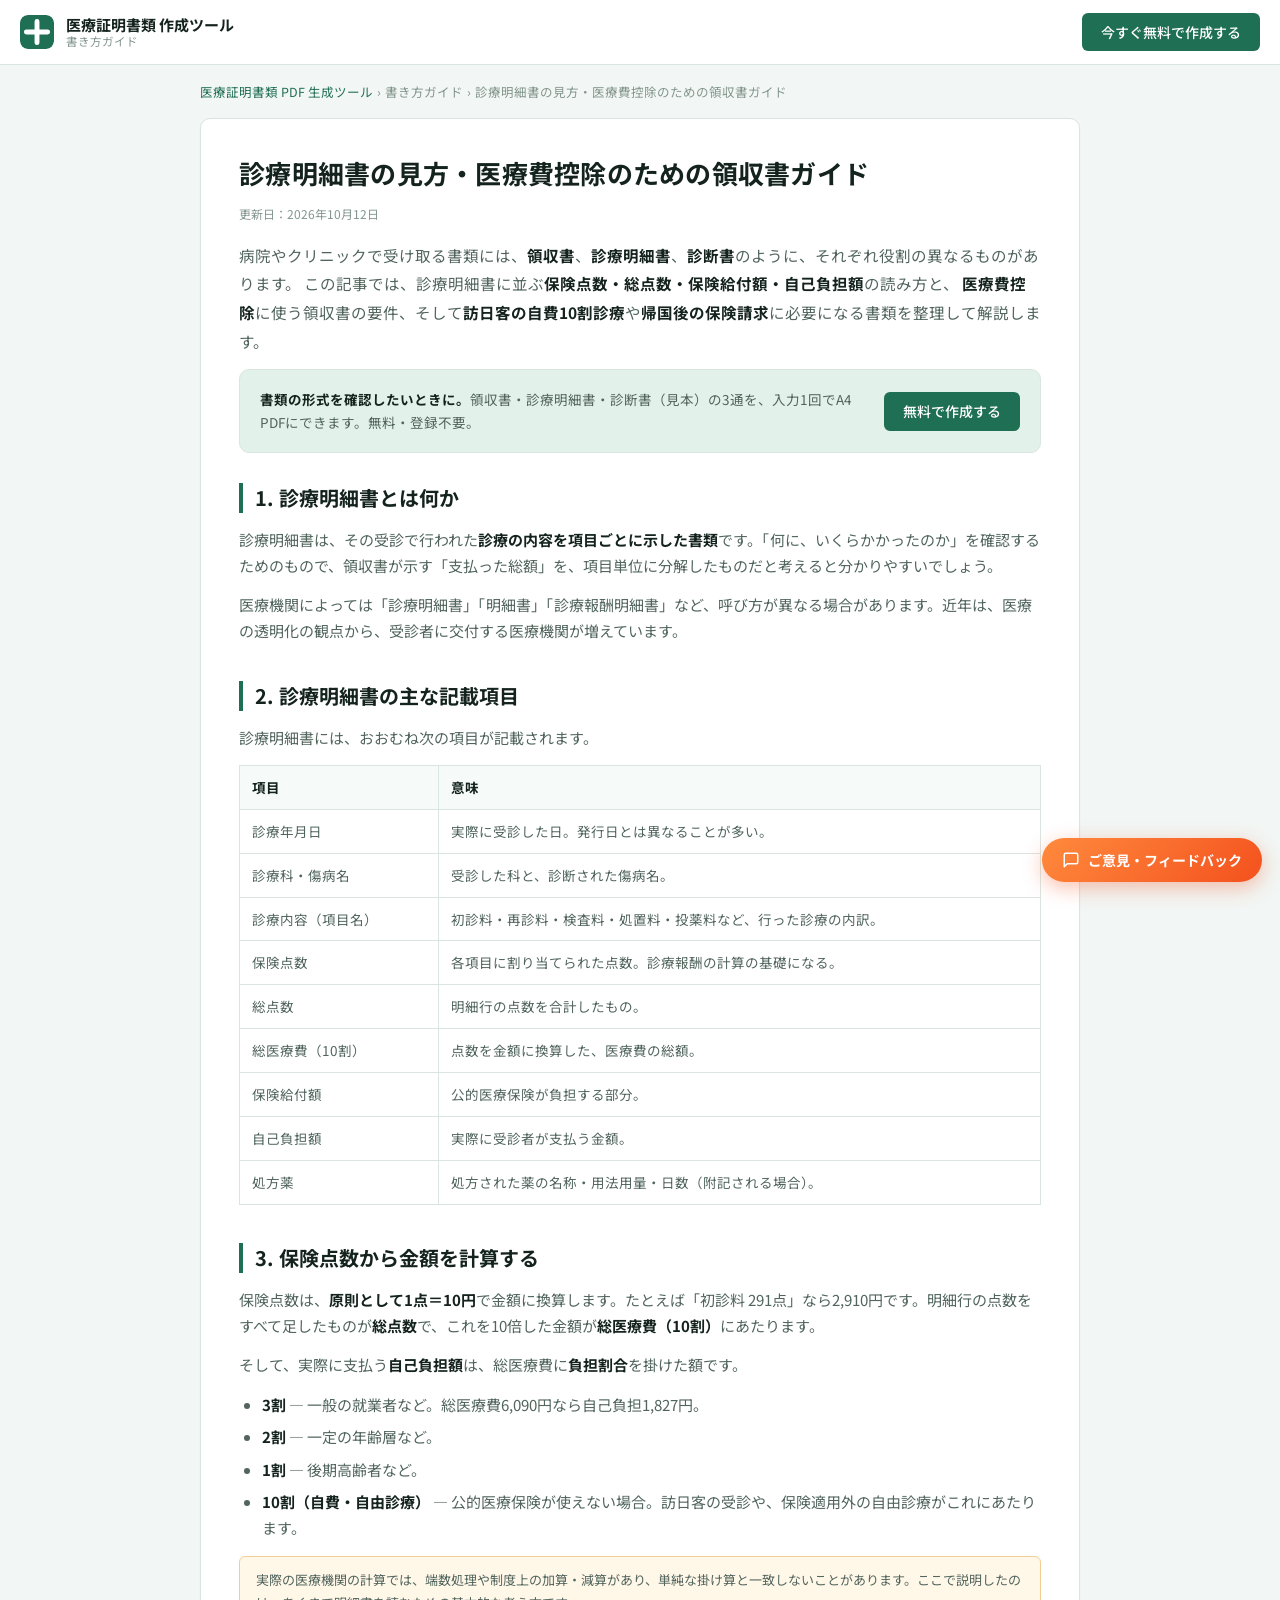
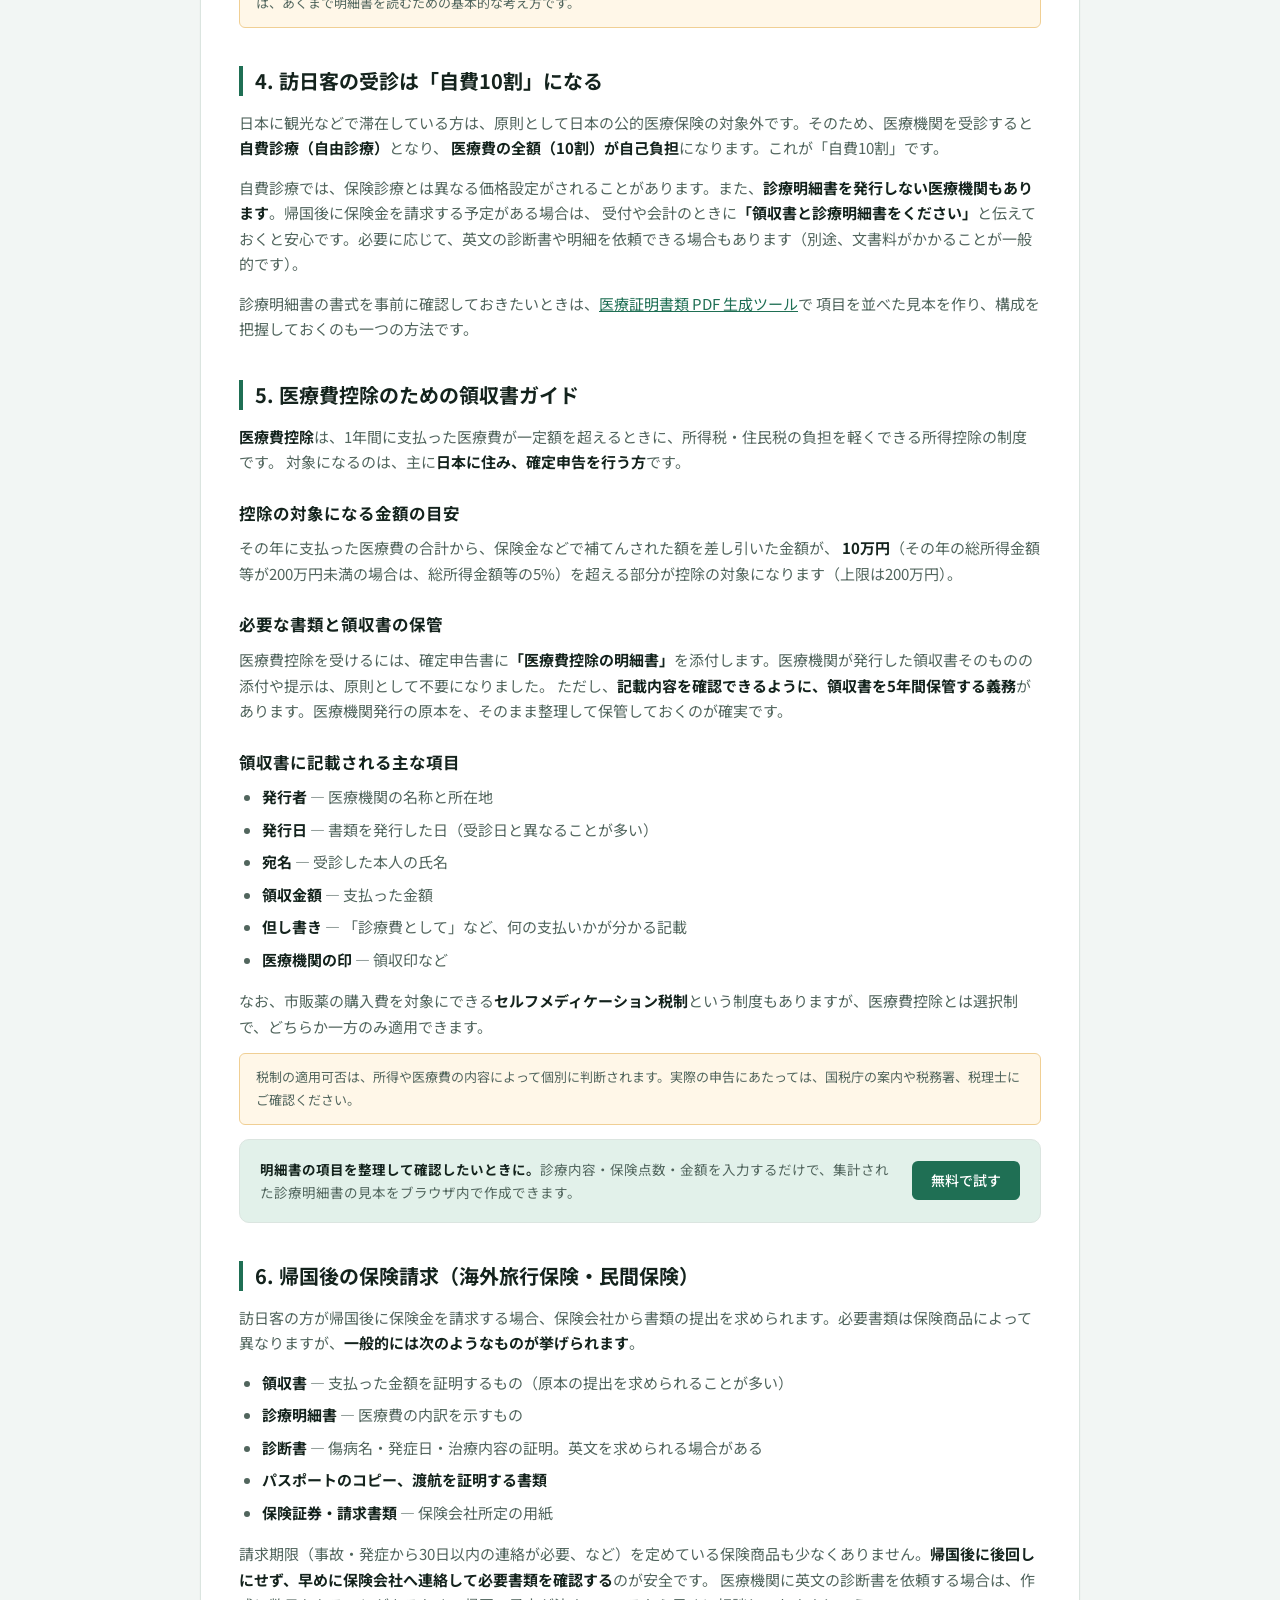
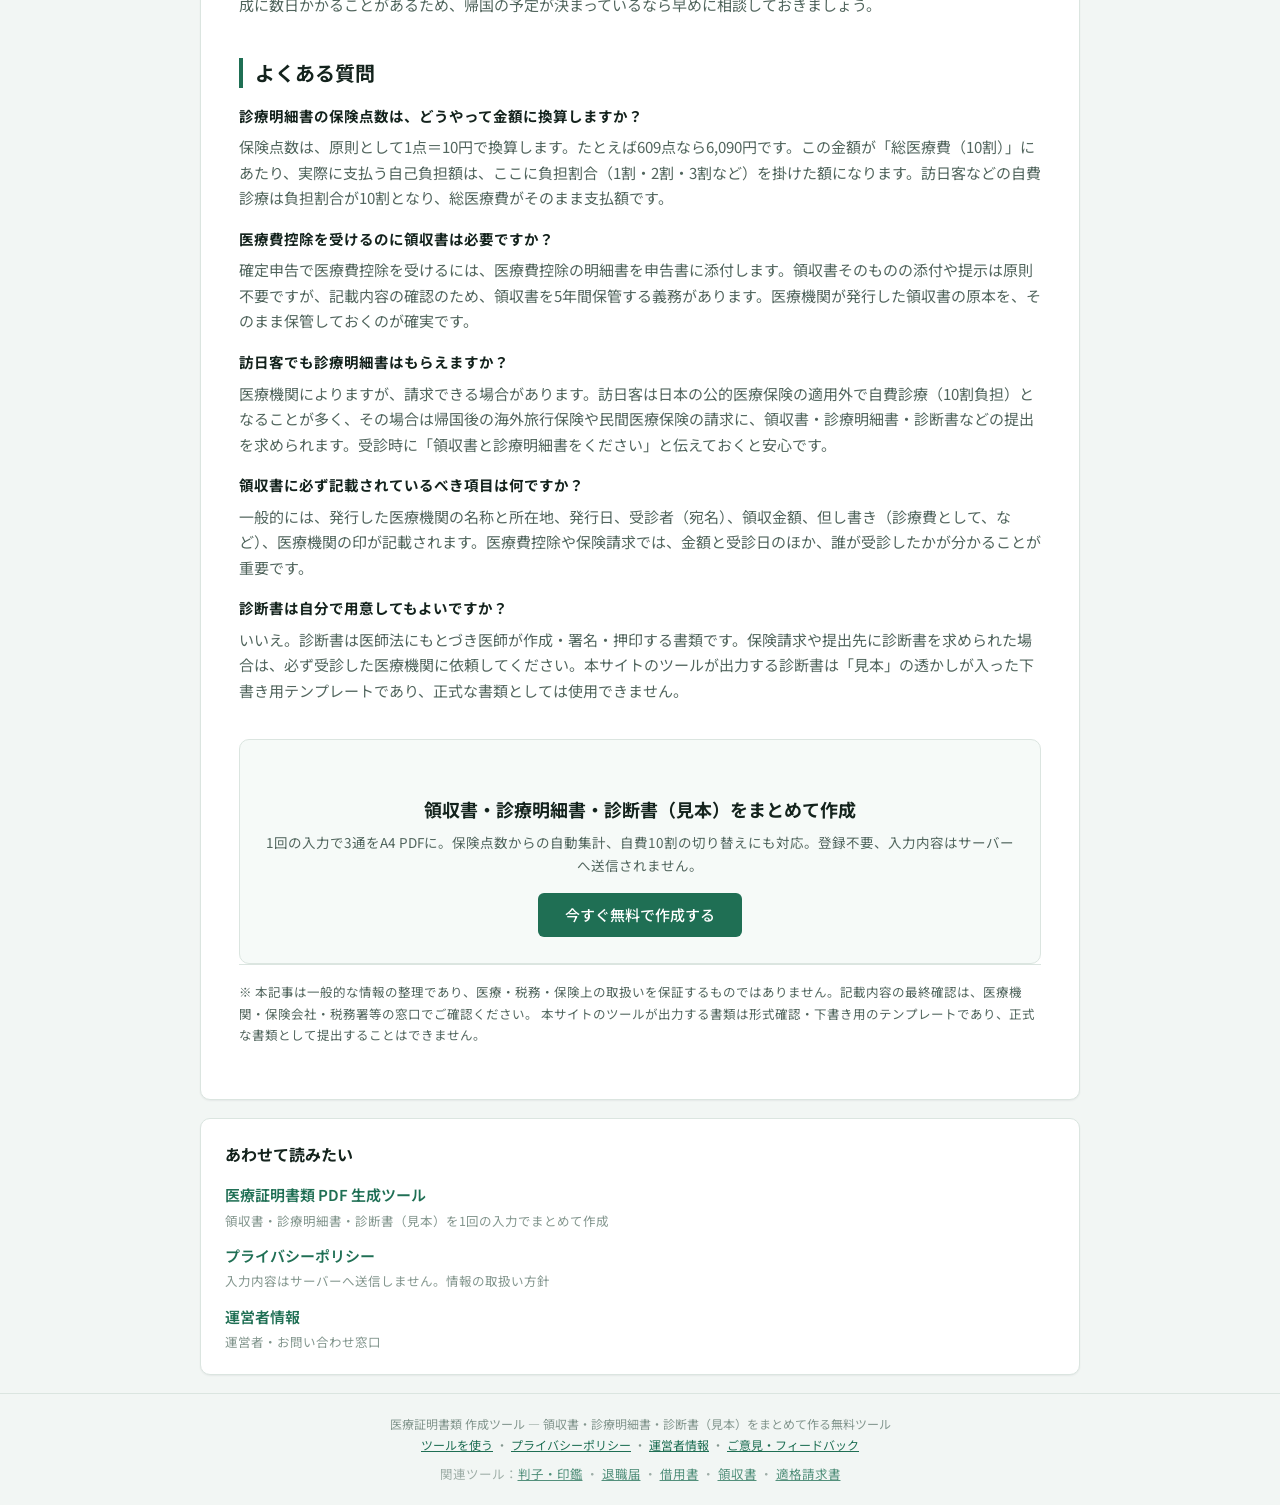
<file: iryohi-koujo.html>
<!DOCTYPE html>
<html lang="ja">
<head>
<meta charset="UTF-8">
<meta name="viewport" content="width=device-width, initial-scale=1">
<title>診療明細書の見方・医療費控除のための領収書ガイド｜訪日客の自費10割にも対応</title>
<meta name="description" content="診療明細書の項目（保険点数・総点数・保険給付額・自己負担額）の読み方と、医療費控除に使う領収書の要件、訪日客の自費10割診療や帰国後の保険請求に必要な書類をまとめて解説します。">
<meta name="keywords" content="診療明細書 見方,医療費控除 領収書,自費診療 10割,訪日外国人 医療費,領収書 保管期間,帰国後 保険請求">
<meta name="robots" content="index, follow">
<meta name="theme-color" content="#1f6f54">
<link rel="canonical" href="https://www.reveriel.com/iryo-shomei-pdf/iryohi-koujo.html">
<meta property="og:type" content="article">
<meta property="og:title" content="診療明細書の見方・医療費控除のための領収書ガイド">
<meta property="og:description" content="診療明細書の項目の読み方、医療費控除のための領収書の要件、訪日客の自費10割診療と帰国後の保険請求に必要な書類を解説します。">
<meta property="og:locale" content="ja_JP">
<meta property="og:url" content="https://www.reveriel.com/iryo-shomei-pdf/iryohi-koujo.html">
<meta property="og:image" content="https://www.reveriel.com/iryo-shomei-pdf/og-image.png">
<meta property="og:image:width" content="1200">
<meta property="og:image:height" content="630">
<meta name="twitter:card" content="summary_large_image">
<meta name="twitter:image" content="https://www.reveriel.com/iryo-shomei-pdf/og-image.png">
<link rel="icon" href="data:image/svg+xml,%3Csvg xmlns='http://www.w3.org/2000/svg' viewBox='0 0 32 32'%3E%3Crect width='32' height='32' rx='7' fill='%231f6f54'/%3E%3Cpath d='M16 5v22M5 16h22' stroke='%23ffffff' stroke-width='5' stroke-linecap='round'/%3E%3C/svg%3E">
<link rel="preconnect" href="https://fonts.googleapis.com">
<link rel="preconnect" href="https://fonts.gstatic.com" crossorigin>
<link href="https://fonts.googleapis.com/css2?family=Noto+Sans+JP:wght@400;500;700&family=Noto+Serif+JP:wght@500;700&family=Noto+Sans+SC:wght@400;500;700&display=swap" rel="stylesheet">
<link rel="stylesheet" href="style.css">
<link rel="stylesheet" href="guide.css">
<!-- Cloudflare Web Analytics --><script type='module' src='https://static.cloudflareinsights.com/beacon.min.js' data-cf-beacon='{"token": "6fc01bf3ac5e457ba1bd16b91e5b653e"}'></script><!-- End Cloudflare Web Analytics -->
<script type="application/ld+json">
{
  "@context": "https://schema.org",
  "@graph": [
    {
      "@type": "Article",
      "headline": "診療明細書の見方・医療費控除のための領収書ガイド",
      "description": "診療明細書の項目（保険点数・総点数・保険給付額・自己負担額）の読み方と、医療費控除に使う領収書の要件、訪日客の自費10割診療や帰国後の保険請求に必要な書類を解説します。",
      "inLanguage": "ja",
      "datePublished": "2026-10-12",
      "dateModified": "2026-10-12",
      "author": { "@type": "Organization", "name": "Reveriel" },
      "publisher": { "@type": "Organization", "name": "Reveriel" },
      "mainEntityOfPage": { "@type": "WebPage", "@id": "https://www.reveriel.com/iryo-shomei-pdf/iryohi-koujo.html" },
      "image": "https://www.reveriel.com/iryo-shomei-pdf/og-image.png"
    },
    {
      "@type": "FAQPage",
      "mainEntity": [
        {
          "@type": "Question",
          "name": "診療明細書の保険点数は、どうやって金額に換算しますか？",
          "acceptedAnswer": {
            "@type": "Answer",
            "text": "保険点数は、原則として1点＝10円で換算します。たとえば609点なら6,090円です。この金額が「総医療費（10割）」にあたり、実際に支払う自己負担額は、ここに負担割合（1割・2割・3割など）を掛けた額になります。訪日客などの自費診療は負担割合が10割となり、総医療費がそのまま支払額です。"
          }
        },
        {
          "@type": "Question",
          "name": "医療費控除を受けるのに領収書は必要ですか？",
          "acceptedAnswer": {
            "@type": "Answer",
            "text": "確定申告で医療費控除を受けるには、医療費控除の明細書を申告書に添付します。領収書そのものの添付や提示は原則不要ですが、記載内容の確認のため、領収書を5年間保管する義務があります。医療機関が発行した領収書の原本を、そのまま保管しておくのが確実です。"
          }
        },
        {
          "@type": "Question",
          "name": "訪日客でも診療明細書はもらえますか？",
          "acceptedAnswer": {
            "@type": "Answer",
            "text": "医療機関によりますが、請求できる場合があります。訪日客は日本の公的医療保険の適用外で自費診療（10割負担）となることが多く、その場合は帰国後の海外旅行保険や民間医療保険の請求に、領収書・診療明細書・診断書などの提出を求められます。受診時に「領収書と診療明細書をください」と伝えておくと安心です。"
          }
        },
        {
          "@type": "Question",
          "name": "領収書に必ず記載されているべき項目は何ですか？",
          "acceptedAnswer": {
            "@type": "Answer",
            "text": "一般的には、発行した医療機関の名称と所在地、発行日、受診者（宛名）、領収金額、但し書き（診療費として、など）、医療機関の印が記載されます。医療費控除や保険請求では、金額と受診日のほか、誰が受診したかが分かることが重要です。"
          }
        },
        {
          "@type": "Question",
          "name": "診断書は自分で用意してもよいですか？",
          "acceptedAnswer": {
            "@type": "Answer",
            "text": "いいえ。診断書は医師法にもとづき医師が作成・署名・押印する書類です。保険請求や提出先に診断書を求められた場合は、必ず受診した医療機関に依頼してください。本サイトのツールが出力する診断書は「見本」の透かしが入った下書き用テンプレートであり、正式な書類としては使用できません。"
          }
        }
      ]
    }
  ]
}
</script>
</head>
<body>

<header class="site-header no-print">
  <div class="wrap header-inner">
    <a class="brand" href="./" style="text-decoration:none;color:inherit;">
      <svg class="brand-mark" viewBox="0 0 32 32" aria-hidden="true">
        <rect width="32" height="32" rx="7" fill="currentColor"/>
        <path d="M16 6v20M6 16h20" stroke="#fff" stroke-width="4.6" stroke-linecap="round"/>
      </svg>
      <div class="brand-text">
        <strong>医療証明書類 作成ツール</strong>
        <span>書き方ガイド</span>
      </div>
    </a>
    <div class="header-actions">
      <a class="btn btn-primary" href="./">今すぐ無料で作成する</a>
    </div>
  </div>
</header>

<main class="wrap">
  <div class="guide-col">

    <nav class="breadcrumb no-print" aria-label="パンくず">
      <ol>
        <li><a href="./">医療証明書類 PDF 生成ツール</a></li>
        <li>書き方ガイド</li>
        <li aria-current="page">診療明細書の見方・医療費控除のための領収書ガイド</li>
      </ol>
    </nav>

    <article class="guide">
      <h1>診療明細書の見方・医療費控除のための領収書ガイド</h1>
      <p class="guide-meta">更新日：2026年10月12日</p>
      <p class="guide-lead">
        病院やクリニックで受け取る書類には、<strong>領収書</strong>、<strong>診療明細書</strong>、<strong>診断書</strong>のように、それぞれ役割の異なるものがあります。
        この記事では、診療明細書に並ぶ<strong>保険点数・総点数・保険給付額・自己負担額</strong>の読み方と、
        <strong>医療費控除</strong>に使う領収書の要件、そして<strong>訪日客の自費10割診療</strong>や<strong>帰国後の保険請求</strong>に必要になる書類を整理して解説します。
      </p>

      <div class="guide-cta-box">
        <p><strong>書類の形式を確認したいときに。</strong>領収書・診療明細書・診断書（見本）の3通を、入力1回でA4 PDFにできます。無料・登録不要。</p>
        <a class="btn btn-primary" href="./">無料で作成する</a>
      </div>

      <h2>1. 診療明細書とは何か</h2>
      <p>
        診療明細書は、その受診で行われた<strong>診療の内容を項目ごとに示した書類</strong>です。「何に、いくらかかったのか」を確認するためのもので、領収書が示す「支払った総額」を、項目単位に分解したものだと考えると分かりやすいでしょう。
      </p>
      <p>
        医療機関によっては「診療明細書」「明細書」「診療報酬明細書」など、呼び方が異なる場合があります。近年は、医療の透明化の観点から、受診者に交付する医療機関が増えています。
      </p>

      <h2>2. 診療明細書の主な記載項目</h2>
      <p>診療明細書には、おおむね次の項目が記載されます。</p>
      <table class="guide-table">
        <thead>
          <tr><th>項目</th><th>意味</th></tr>
        </thead>
        <tbody>
          <tr><td>診療年月日</td><td>実際に受診した日。発行日とは異なることが多い。</td></tr>
          <tr><td>診療科・傷病名</td><td>受診した科と、診断された傷病名。</td></tr>
          <tr><td>診療内容（項目名）</td><td>初診料・再診料・検査料・処置料・投薬料など、行った診療の内訳。</td></tr>
          <tr><td>保険点数</td><td>各項目に割り当てられた点数。診療報酬の計算の基礎になる。</td></tr>
          <tr><td>総点数</td><td>明細行の点数を合計したもの。</td></tr>
          <tr><td>総医療費（10割）</td><td>点数を金額に換算した、医療費の総額。</td></tr>
          <tr><td>保険給付額</td><td>公的医療保険が負担する部分。</td></tr>
          <tr><td>自己負担額</td><td>実際に受診者が支払う金額。</td></tr>
          <tr><td>処方薬</td><td>処方された薬の名称・用法用量・日数（附記される場合）。</td></tr>
        </tbody>
      </table>

      <h2>3. 保険点数から金額を計算する</h2>
      <p>
        保険点数は、<strong>原則として1点＝10円</strong>で金額に換算します。たとえば「初診料 291点」なら2,910円です。明細行の点数をすべて足したものが<strong>総点数</strong>で、これを10倍した金額が<strong>総医療費（10割）</strong>にあたります。
      </p>
      <p>そして、実際に支払う<strong>自己負担額</strong>は、総医療費に<strong>負担割合</strong>を掛けた額です。</p>
      <ul>
        <li><strong>3割</strong> — 一般の就業者など。総医療費6,090円なら自己負担1,827円。</li>
        <li><strong>2割</strong> — 一定の年齢層など。</li>
        <li><strong>1割</strong> — 後期高齢者など。</li>
        <li><strong>10割（自費・自由診療）</strong> — 公的医療保険が使えない場合。訪日客の受診や、保険適用外の自由診療がこれにあたります。</li>
      </ul>
      <p class="guide-note">
        実際の医療機関の計算では、端数処理や制度上の加算・減算があり、単純な掛け算と一致しないことがあります。ここで説明したのは、あくまで明細書を読むための基本的な考え方です。
      </p>

      <h2>4. 訪日客の受診は「自費10割」になる</h2>
      <p>
        日本に観光などで滞在している方は、原則として日本の公的医療保険の対象外です。そのため、医療機関を受診すると<strong>自費診療（自由診療）</strong>となり、
        <strong>医療費の全額（10割）が自己負担</strong>になります。これが「自費10割」です。
      </p>
      <p>
        自費診療では、保険診療とは異なる価格設定がされることがあります。また、<strong>診療明細書を発行しない医療機関もあります</strong>。帰国後に保険金を請求する予定がある場合は、
        受付や会計のときに<strong>「領収書と診療明細書をください」</strong>と伝えておくと安心です。必要に応じて、英文の診断書や明細を依頼できる場合もあります（別途、文書料がかかることが一般的です）。
      </p>
      <p>
        診療明細書の書式を事前に確認しておきたいときは、<a href="./">医療証明書類 PDF 生成ツール</a>で
        項目を並べた見本を作り、構成を把握しておくのも一つの方法です。
      </p>

      <h2>5. 医療費控除のための領収書ガイド</h2>
      <p>
        <strong>医療費控除</strong>は、1年間に支払った医療費が一定額を超えるときに、所得税・住民税の負担を軽くできる所得控除の制度です。
        対象になるのは、主に<strong>日本に住み、確定申告を行う方</strong>です。
      </p>
      <h3>控除の対象になる金額の目安</h3>
      <p>
        その年に支払った医療費の合計から、保険金などで補てんされた額を差し引いた金額が、
        <strong>10万円</strong>（その年の総所得金額等が200万円未満の場合は、総所得金額等の5%）を超える部分が控除の対象になります（上限は200万円）。
      </p>
      <h3>必要な書類と領収書の保管</h3>
      <p>
        医療費控除を受けるには、確定申告書に<strong>「医療費控除の明細書」</strong>を添付します。医療機関が発行した領収書そのものの添付や提示は、原則として不要になりました。
        ただし、<strong>記載内容を確認できるように、領収書を5年間保管する義務</strong>があります。医療機関発行の原本を、そのまま整理して保管しておくのが確実です。
      </p>
      <h3>領収書に記載される主な項目</h3>
      <ul>
        <li><strong>発行者</strong> — 医療機関の名称と所在地</li>
        <li><strong>発行日</strong> — 書類を発行した日（受診日と異なることが多い）</li>
        <li><strong>宛名</strong> — 受診した本人の氏名</li>
        <li><strong>領収金額</strong> — 支払った金額</li>
        <li><strong>但し書き</strong> — 「診療費として」など、何の支払いかが分かる記載</li>
        <li><strong>医療機関の印</strong> — 領収印など</li>
      </ul>
      <p>
        なお、市販薬の購入費を対象にできる<strong>セルフメディケーション税制</strong>という制度もありますが、医療費控除とは選択制で、どちらか一方のみ適用できます。
      </p>
      <p class="guide-note">
        税制の適用可否は、所得や医療費の内容によって個別に判断されます。実際の申告にあたっては、国税庁の案内や税務署、税理士にご確認ください。
      </p>

      <div class="guide-cta-box">
        <p><strong>明細書の項目を整理して確認したいときに。</strong>診療内容・保険点数・金額を入力するだけで、集計された診療明細書の見本をブラウザ内で作成できます。</p>
        <a class="btn btn-primary" href="./">無料で試す</a>
      </div>

      <h2>6. 帰国後の保険請求（海外旅行保険・民間保険）</h2>
      <p>
        訪日客の方が帰国後に保険金を請求する場合、保険会社から書類の提出を求められます。必要書類は保険商品によって異なりますが、<strong>一般的には次のようなものが挙げられます</strong>。
      </p>
      <ul>
        <li><strong>領収書</strong> — 支払った金額を証明するもの（原本の提出を求められることが多い）</li>
        <li><strong>診療明細書</strong> — 医療費の内訳を示すもの</li>
        <li><strong>診断書</strong> — 傷病名・発症日・治療内容の証明。英文を求められる場合がある</li>
        <li><strong>パスポートのコピー、渡航を証明する書類</strong></li>
        <li><strong>保険証券・請求書類</strong> — 保険会社所定の用紙</li>
      </ul>
      <p>
        請求期限（事故・発症から30日以内の連絡が必要、など）を定めている保険商品も少なくありません。<strong>帰国後に後回しにせず、早めに保険会社へ連絡して必要書類を確認する</strong>のが安全です。
        医療機関に英文の診断書を依頼する場合は、作成に数日かかることがあるため、帰国の予定が決まっているなら早めに相談しておきましょう。
      </p>

      <section class="guide-faq" aria-labelledby="faqTitle">
        <h2 id="faqTitle">よくある質問</h2>
        <dl>
          <dt>診療明細書の保険点数は、どうやって金額に換算しますか？</dt>
          <dd>保険点数は、原則として1点＝10円で換算します。たとえば609点なら6,090円です。この金額が「総医療費（10割）」にあたり、実際に支払う自己負担額は、ここに負担割合（1割・2割・3割など）を掛けた額になります。訪日客などの自費診療は負担割合が10割となり、総医療費がそのまま支払額です。</dd>

          <dt>医療費控除を受けるのに領収書は必要ですか？</dt>
          <dd>確定申告で医療費控除を受けるには、医療費控除の明細書を申告書に添付します。領収書そのものの添付や提示は原則不要ですが、記載内容の確認のため、領収書を5年間保管する義務があります。医療機関が発行した領収書の原本を、そのまま保管しておくのが確実です。</dd>

          <dt>訪日客でも診療明細書はもらえますか？</dt>
          <dd>医療機関によりますが、請求できる場合があります。訪日客は日本の公的医療保険の適用外で自費診療（10割負担）となることが多く、その場合は帰国後の海外旅行保険や民間医療保険の請求に、領収書・診療明細書・診断書などの提出を求められます。受診時に「領収書と診療明細書をください」と伝えておくと安心です。</dd>

          <dt>領収書に必ず記載されているべき項目は何ですか？</dt>
          <dd>一般的には、発行した医療機関の名称と所在地、発行日、受診者（宛名）、領収金額、但し書き（診療費として、など）、医療機関の印が記載されます。医療費控除や保険請求では、金額と受診日のほか、誰が受診したかが分かることが重要です。</dd>

          <dt>診断書は自分で用意してもよいですか？</dt>
          <dd>いいえ。診断書は医師法にもとづき医師が作成・署名・押印する書類です。保険請求や提出先に診断書を求められた場合は、必ず受診した医療機関に依頼してください。本サイトのツールが出力する診断書は「見本」の透かしが入った下書き用テンプレートであり、正式な書類としては使用できません。</dd>
        </dl>
      </section>

      <div class="guide-cta-foot">
        <h2>領収書・診療明細書・診断書（見本）をまとめて作成</h2>
        <p>1回の入力で3通をA4 PDFに。保険点数からの自動集計、自費10割の切り替えにも対応。登録不要、入力内容はサーバーへ送信されません。</p>
        <a class="btn btn-primary" href="./">今すぐ無料で作成する</a>
      </div>

      <p class="guide-foot-note">
        ※ 本記事は一般的な情報の整理であり、医療・税務・保険上の取扱いを保証するものではありません。記載内容の最終確認は、医療機関・保険会社・税務署等の窓口でご確認ください。
        本サイトのツールが出力する書類は形式確認・下書き用のテンプレートであり、正式な書類として提出することはできません。
      </p>
    </article>

    <section class="guide-related no-print" aria-labelledby="relTitle">
      <h2 id="relTitle">あわせて読みたい</h2>
      <ul>
        <li><a href="./">医療証明書類 PDF 生成ツール<span class="rel-desc">領収書・診療明細書・診断書（見本）を1回の入力でまとめて作成</span></a></li>
        <li><a href="privacy.html">プライバシーポリシー<span class="rel-desc">入力内容はサーバーへ送信しません。情報の取扱い方針</span></a></li>
        <li><a href="company.html">運営者情報<span class="rel-desc">運営者・お問い合わせ窓口</span></a></li>
      </ul>
    </section>

  </div>
</main>

<footer class="site-footer no-print">
  <div class="wrap">
    <p>医療証明書類 作成ツール — 領収書・診療明細書・診断書（見本）をまとめて作る無料ツール</p>
    <p>
      <a href="./">ツールを使う</a> ・
      <a href="privacy.html">プライバシーポリシー</a> ・
      <a href="company.html">運営者情報</a> ・
      <a href="https://docs.google.com/forms/d/e/1FAIpQLSfHGUfgAlViT3TFiVtJi_EpJ4ioUpd9oGyaJ7rehEV-gBH_PA/viewform?usp=pp_url&amp;entry.1745177199=%E5%8C%BB%E7%99%82%E8%A8%BC%E6%98%8E%E6%9B%B8%E9%A1%9E" target="_blank" rel="noopener">ご意見・フィードバック</a>
    </p>
    <p style="margin-top:8px;font-size:12.5px;opacity:.75;">関連ツール：<a href="https://www.reveriel.com/hanko-generator/">判子・印鑑</a> ・ <a href="https://www.reveriel.com/taishoku-form/">退職届</a> ・ <a href="https://www.reveriel.com/shakuyo-contract/">借用書</a> ・ <a href="https://www.reveriel.com/ryoshusho-pdf/">領収書</a> ・ <a href="https://www.reveriel.com/japan-invoice-pdf/">適格請求書</a></p>
  </div>
</footer>

<!-- フィードバックFAB（右下固定・常時表示） -->
<a href="https://docs.google.com/forms/d/e/1FAIpQLSfHGUfgAlViT3TFiVtJi_EpJ4ioUpd9oGyaJ7rehEV-gBH_PA/viewform?usp=pp_url&amp;entry.1745177199=%E5%8C%BB%E7%99%82%E8%A8%BC%E6%98%8E%E6%9B%B8%E9%A1%9E" target="_blank" rel="noopener" class="feedback-fab" aria-label="ご意見・フィードバックを送る">
  <svg viewBox="0 0 24 24" fill="none" stroke="currentColor" stroke-width="2" stroke-linecap="round" stroke-linejoin="round" aria-hidden="true"><path d="M21 15a2 2 0 0 1-2 2H7l-4 4V5a2 2 0 0 1 2-2h14a2 2 0 0 1 2 2z"/></svg>
  <span>ご意見・フィードバック</span>
</a>
</body>
</html>
</file>
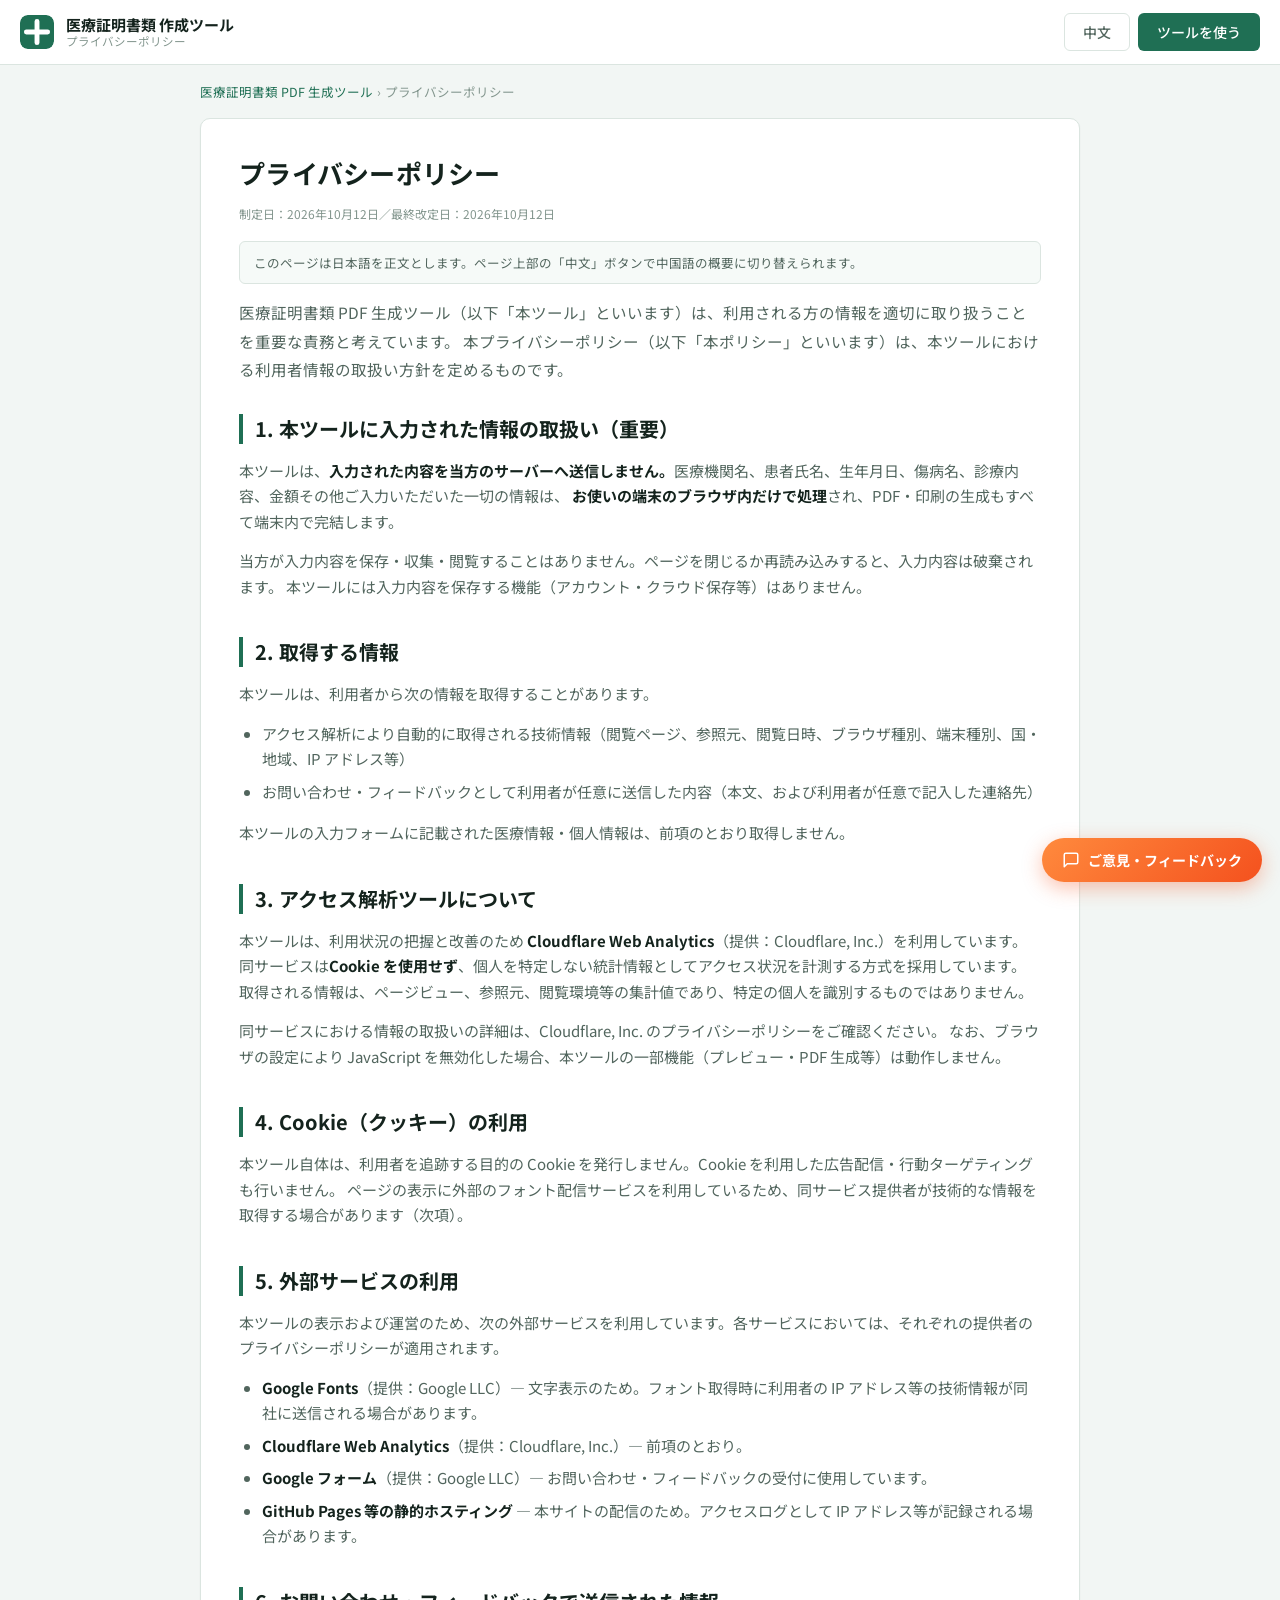
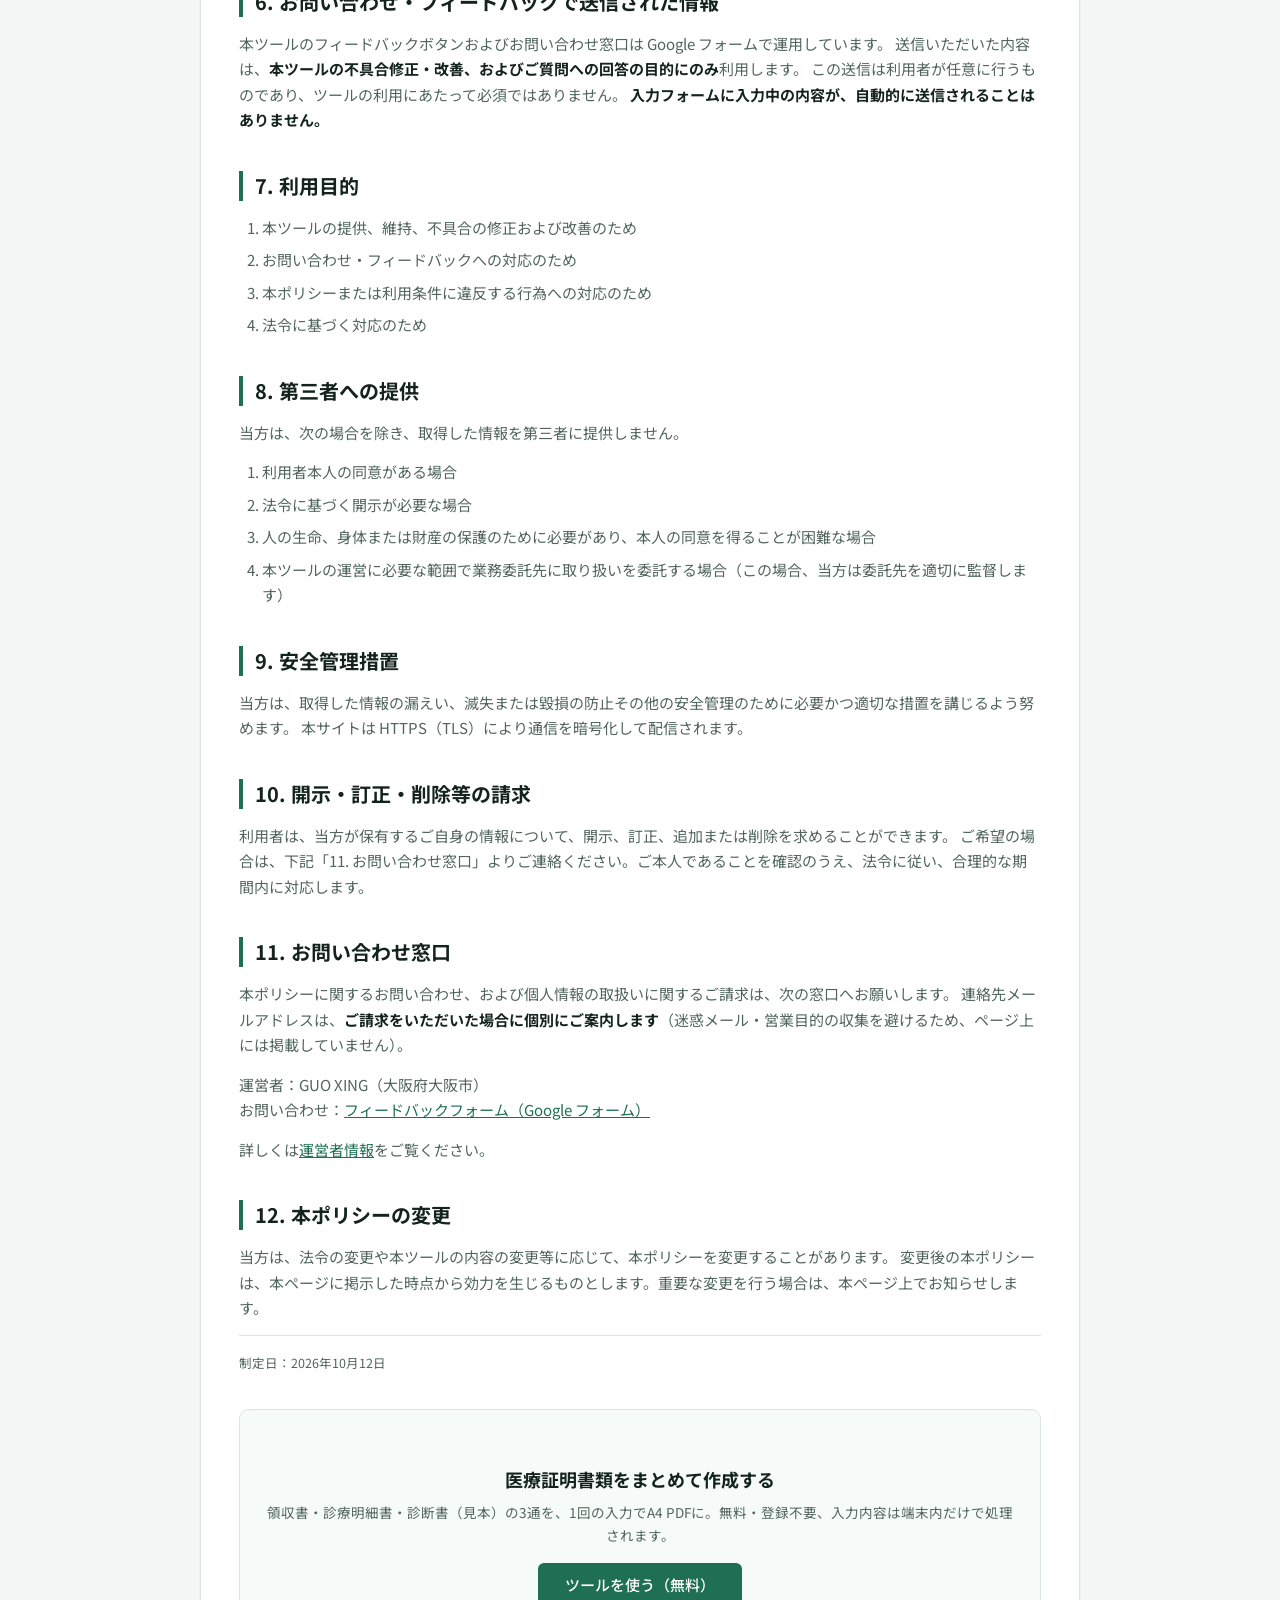
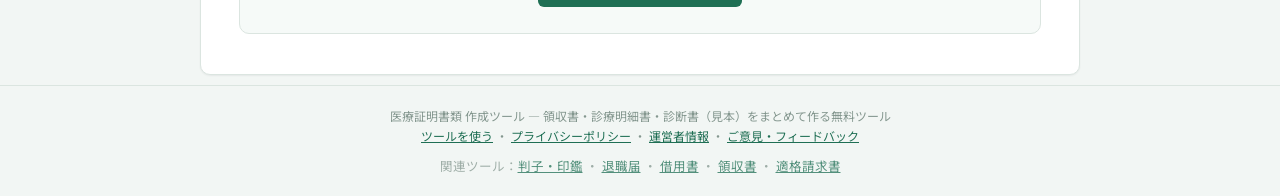
<file: privacy.html>
<!DOCTYPE html>
<html lang="ja" data-lang="ja">
<head>
<meta charset="UTF-8">
<meta name="viewport" content="width=device-width, initial-scale=1">
<title>プライバシーポリシー｜医療証明書類 PDF 生成ツール</title>
<meta name="description" content="医療証明書類 PDF 生成ツールのプライバシーポリシーです。入力内容はサーバーへ送信せず端末内でのみ処理します。アクセス解析（Cloudflare Web Analytics）、お問い合わせ（Google フォーム）等における情報の取扱いを定めます。">
<meta name="robots" content="index, follow">
<meta name="theme-color" content="#1f6f54">
<link rel="canonical" href="https://www.reveriel.com/iryo-shomei-pdf/privacy.html">
<meta property="og:type" content="website">
<meta property="og:title" content="プライバシーポリシー｜医療証明書類 PDF 生成ツール">
<meta property="og:description" content="入力内容はサーバーへ送信せず、端末内でのみ処理します。個人情報の取扱い方針を定めます。">
<meta property="og:locale" content="ja_JP">
<meta property="og:url" content="https://www.reveriel.com/iryo-shomei-pdf/privacy.html">
<meta property="og:image" content="https://www.reveriel.com/iryo-shomei-pdf/og-image.png">
<meta property="og:image:width" content="1200">
<meta property="og:image:height" content="630">
<meta name="twitter:card" content="summary_large_image">
<meta name="twitter:image" content="https://www.reveriel.com/iryo-shomei-pdf/og-image.png">
<link rel="icon" href="data:image/svg+xml,%3Csvg xmlns='http://www.w3.org/2000/svg' viewBox='0 0 32 32'%3E%3Crect width='32' height='32' rx='7' fill='%231f6f54'/%3E%3Cpath d='M16 5v22M5 16h22' stroke='%23ffffff' stroke-width='5' stroke-linecap='round'/%3E%3C/svg%3E">
<link rel="preconnect" href="https://fonts.googleapis.com">
<link rel="preconnect" href="https://fonts.gstatic.com" crossorigin>
<link href="https://fonts.googleapis.com/css2?family=Noto+Sans+JP:wght@400;500;700&family=Noto+Sans+SC:wght@400;500;700&display=swap" rel="stylesheet">
<link rel="stylesheet" href="style.css">
<link rel="stylesheet" href="guide.css">
<!-- Cloudflare Web Analytics --><script type='module' src='https://static.cloudflareinsights.com/beacon.min.js' data-cf-beacon='{"token": "6fc01bf3ac5e457ba1bd16b91e5b653e"}'></script><!-- End Cloudflare Web Analytics -->
</head>
<body>

<header class="site-header no-print">
  <div class="wrap header-inner">
    <a class="brand" href="./" style="text-decoration:none;color:inherit;">
      <svg class="brand-mark" viewBox="0 0 32 32" aria-hidden="true">
        <rect width="32" height="32" rx="7" fill="currentColor"/>
        <path d="M16 6v20M6 16h20" stroke="#fff" stroke-width="4.6" stroke-linecap="round"/>
      </svg>
      <div class="brand-text">
        <strong>医療証明書類 作成ツール</strong>
        <span>プライバシーポリシー</span>
      </div>
    </a>
    <div class="header-actions">
      <button type="button" class="btn btn-ghost lang-switch" id="langToggle" aria-label="表示言語を切り替える">中文</button>
      <a class="btn btn-primary" href="./">ツールを使う</a>
    </div>
  </div>
</header>

<main class="wrap">
  <div class="guide-col">

    <nav class="breadcrumb no-print" aria-label="パンくず">
      <ol>
        <li><a href="./">医療証明書類 PDF 生成ツール</a></li>
        <li aria-current="page">プライバシーポリシー</li>
      </ol>
    </nav>

    <!-- ================= 日本語（既定） ================= -->
    <article class="guide lang-ja">
      <h1>プライバシーポリシー</h1>
      <p class="guide-meta">制定日：2026年10月12日／最終改定日：2026年10月12日</p>

      <p class="lang-note">このページは日本語を正文とします。ページ上部の「中文」ボタンで中国語の概要に切り替えられます。</p>

      <p class="guide-lead">
        医療証明書類 PDF 生成ツール（以下「本ツール」といいます）は、利用される方の情報を適切に取り扱うことを重要な責務と考えています。
        本プライバシーポリシー（以下「本ポリシー」といいます）は、本ツールにおける利用者情報の取扱い方針を定めるものです。
      </p>

      <h2>1. 本ツールに入力された情報の取扱い（重要）</h2>
      <p>
        本ツールは、<strong>入力された内容を当方のサーバーへ送信しません。</strong>医療機関名、患者氏名、生年月日、傷病名、診療内容、金額その他ご入力いただいた一切の情報は、
        <strong>お使いの端末のブラウザ内だけで処理</strong>され、PDF・印刷の生成もすべて端末内で完結します。
      </p>
      <p>
        当方が入力内容を保存・収集・閲覧することはありません。ページを閉じるか再読み込みすると、入力内容は破棄されます。
        本ツールには入力内容を保存する機能（アカウント・クラウド保存等）はありません。
      </p>

      <h2>2. 取得する情報</h2>
      <p>本ツールは、利用者から次の情報を取得することがあります。</p>
      <ul>
        <li>アクセス解析により自動的に取得される技術情報（閲覧ページ、参照元、閲覧日時、ブラウザ種別、端末種別、国・地域、IP アドレス等）</li>
        <li>お問い合わせ・フィードバックとして利用者が任意に送信した内容（本文、および利用者が任意で記入した連絡先）</li>
      </ul>
      <p>本ツールの入力フォームに記載された医療情報・個人情報は、前項のとおり取得しません。</p>

      <h2>3. アクセス解析ツールについて</h2>
      <p>
        本ツールは、利用状況の把握と改善のため <strong>Cloudflare Web Analytics</strong>（提供：Cloudflare, Inc.）を利用しています。
        同サービスは<strong>Cookie を使用せず</strong>、個人を特定しない統計情報としてアクセス状況を計測する方式を採用しています。
        取得される情報は、ページビュー、参照元、閲覧環境等の集計値であり、特定の個人を識別するものではありません。
      </p>
      <p>
        同サービスにおける情報の取扱いの詳細は、Cloudflare, Inc. のプライバシーポリシーをご確認ください。
        なお、ブラウザの設定により JavaScript を無効化した場合、本ツールの一部機能（プレビュー・PDF 生成等）は動作しません。
      </p>

      <h2>4. Cookie（クッキー）の利用</h2>
      <p>
        本ツール自体は、利用者を追跡する目的の Cookie を発行しません。Cookie を利用した広告配信・行動ターゲティングも行いません。
        ページの表示に外部のフォント配信サービスを利用しているため、同サービス提供者が技術的な情報を取得する場合があります（次項）。
      </p>

      <h2>5. 外部サービスの利用</h2>
      <p>本ツールの表示および運営のため、次の外部サービスを利用しています。各サービスにおいては、それぞれの提供者のプライバシーポリシーが適用されます。</p>
      <ul>
        <li><strong>Google Fonts</strong>（提供：Google LLC）— 文字表示のため。フォント取得時に利用者の IP アドレス等の技術情報が同社に送信される場合があります。</li>
        <li><strong>Cloudflare Web Analytics</strong>（提供：Cloudflare, Inc.）— 前項のとおり。</li>
        <li><strong>Google フォーム</strong>（提供：Google LLC）— お問い合わせ・フィードバックの受付に使用しています。</li>
        <li><strong>GitHub Pages 等の静的ホスティング</strong> — 本サイトの配信のため。アクセスログとして IP アドレス等が記録される場合があります。</li>
      </ul>

      <h2>6. お問い合わせ・フィードバックで送信された情報</h2>
      <p>
        本ツールのフィードバックボタンおよびお問い合わせ窓口は Google フォームで運用しています。
        送信いただいた内容は、<strong>本ツールの不具合修正・改善、およびご質問への回答の目的にのみ</strong>利用します。
        この送信は利用者が任意に行うものであり、ツールの利用にあたって必須ではありません。
        <strong>入力フォームに入力中の内容が、自動的に送信されることはありません。</strong>
      </p>

      <h2>7. 利用目的</h2>
      <ol>
        <li>本ツールの提供、維持、不具合の修正および改善のため</li>
        <li>お問い合わせ・フィードバックへの対応のため</li>
        <li>本ポリシーまたは利用条件に違反する行為への対応のため</li>
        <li>法令に基づく対応のため</li>
      </ol>

      <h2>8. 第三者への提供</h2>
      <p>当方は、次の場合を除き、取得した情報を第三者に提供しません。</p>
      <ol>
        <li>利用者本人の同意がある場合</li>
        <li>法令に基づく開示が必要な場合</li>
        <li>人の生命、身体または財産の保護のために必要があり、本人の同意を得ることが困難な場合</li>
        <li>本ツールの運営に必要な範囲で業務委託先に取り扱いを委託する場合（この場合、当方は委託先を適切に監督します）</li>
      </ol>

      <h2>9. 安全管理措置</h2>
      <p>
        当方は、取得した情報の漏えい、滅失または毀損の防止その他の安全管理のために必要かつ適切な措置を講じるよう努めます。
        本サイトは HTTPS（TLS）により通信を暗号化して配信されます。
      </p>

      <h2>10. 開示・訂正・削除等の請求</h2>
      <p>
        利用者は、当方が保有するご自身の情報について、開示、訂正、追加または削除を求めることができます。
        ご希望の場合は、下記「11. お問い合わせ窓口」よりご連絡ください。ご本人であることを確認のうえ、法令に従い、合理的な期間内に対応します。
      </p>

      <h2>11. お問い合わせ窓口</h2>
      <p>
        本ポリシーに関するお問い合わせ、および個人情報の取扱いに関するご請求は、次の窓口へお願いします。
        連絡先メールアドレスは、<strong>ご請求をいただいた場合に個別にご案内します</strong>（迷惑メール・営業目的の収集を避けるため、ページ上には掲載していません）。
      </p>
      <p>
        運営者：GUO XING（大阪府大阪市）<br>
        お問い合わせ：<a href="https://docs.google.com/forms/d/e/1FAIpQLSfHGUfgAlViT3TFiVtJi_EpJ4ioUpd9oGyaJ7rehEV-gBH_PA/viewform?usp=pp_url&amp;entry.1745177199=%E5%8C%BB%E7%99%82%E8%A8%BC%E6%98%8E%E6%9B%B8%E9%A1%9E" target="_blank" rel="noopener">フィードバックフォーム（Google フォーム）</a>
      </p>
      <p>詳しくは<a href="company.html">運営者情報</a>をご覧ください。</p>

      <h2>12. 本ポリシーの変更</h2>
      <p>
        当方は、法令の変更や本ツールの内容の変更等に応じて、本ポリシーを変更することがあります。
        変更後の本ポリシーは、本ページに掲示した時点から効力を生じるものとします。重要な変更を行う場合は、本ページ上でお知らせします。
      </p>

      <p class="guide-foot-note">制定日：2026年10月12日</p>

      <div class="guide-cta-foot">
        <h2>医療証明書類をまとめて作成する</h2>
        <p>領収書・診療明細書・診断書（見本）の3通を、1回の入力でA4 PDFに。無料・登録不要、入力内容は端末内だけで処理されます。</p>
        <a class="btn btn-primary" href="./">ツールを使う（無料）</a>
      </div>
    </article>

    <!-- ================= 中文（概要） ================= -->
    <article class="guide lang-zh" lang="zh-CN">
      <h2>隐私政策</h2>
      <p class="guide-meta">制定日：2026年10月12日</p>

      <p class="lang-note">本页以日文版为准，此处为中文概要。点击页面上方「日本語」按钮可切回日文正文。</p>

      <p class="guide-lead">
        医疗证明文件 PDF 生成工具（以下称「本工具」）重视用户信息的妥善处理。本政策规定本工具在使用者信息方面的处理方针。
      </p>

      <h2>1. 关于输入内容（重要）</h2>
      <p>
        本工具<strong>不会把您输入的内容发送到服务器</strong>。医疗机构名称、患者姓名、出生日期、病名、诊疗内容、金额等一切输入信息，
        <strong>仅在使用者本人的浏览器内处理</strong>，PDF 生成与打印也在本地完成。我们不会保存、收集或查看您的输入内容。
        关闭或刷新页面后，输入内容即被丢弃；本工具不提供账号或云端保存功能。
      </p>

      <h2>2. 我们获取的信息</h2>
      <ul>
        <li>访问分析自动取得的技术信息（浏览页面、来源、时间、浏览器与设备类型、国家/地区、IP 地址等）</li>
        <li>您主动通过反馈表提交的内容（正文，以及您自愿填写的联系方式）</li>
      </ul>
      <p>表单中填写的医疗与个人信息，如第 1 条所述，我们不予获取。</p>

      <h2>3. 访问分析</h2>
      <p>
        本工具使用 <strong>Cloudflare Web Analytics</strong>（Cloudflare, Inc. 提供）统计访问情况。该服务<strong>不使用 Cookie</strong>，
        以不识别个人身份的统计方式计量，取得的是页面浏览、来源、浏览环境等汇总值，不能识别特定个人。
      </p>

      <h2>4. Cookie 的使用</h2>
      <p>本工具本身不发放用于追踪使用者的 Cookie，也不进行基于 Cookie 的广告投放或行为定向。</p>

      <h2>5. 使用的第三方服务</h2>
      <ul>
        <li><strong>Google Fonts</strong>（Google LLC）— 用于字体显示，获取字体时您的 IP 等技术信息可能被发送至该公司。</li>
        <li><strong>Cloudflare Web Analytics</strong>（Cloudflare, Inc.）— 同上。</li>
        <li><strong>Google 表单</strong>（Google LLC）— 用于接收反馈与咨询。</li>
        <li><strong>静态托管服务</strong>（GitHub Pages 等）— 用于站点分发，访问日志中可能记录 IP 地址等。</li>
      </ul>

      <h2>6. 反馈与咨询信息</h2>
      <p>
        反馈入口通过 Google 表单运营。您提交的内容<strong>仅用于修复缺陷、改进工具以及答复您的提问</strong>。
        提交完全出于自愿，并非使用本工具的前提。<strong>表单中正在输入的内容不会被自动发送。</strong>
      </p>

      <h2>7. 利用目的</h2>
      <ol>
        <li>提供、维护、修复与改进本工具</li>
        <li>答复咨询与反馈</li>
        <li>处理违反本政策或使用条款的行为</li>
        <li>依法应对</li>
      </ol>

      <h2>8. 第三方提供</h2>
      <p>除下列情形外，我们不会向第三方提供所获取的信息：本人同意；依法须披露；为保护生命、身体或财产且难以取得本人同意；在运营必要范围内委托受托方处理（此时我们会妥善监督受托方）。</p>

      <h2>9. 安全管理</h2>
      <p>我们努力采取必要且适当的措施，防止信息泄露、灭失或毁损。本站通过 HTTPS（TLS）加密传输。</p>

      <h2>10. 查阅、订正与删除</h2>
      <p>您可以就我们所持有的您的信息要求查阅、订正、追加或删除。请在下方窗口联系我们，我们将在确认本人身份后，依法在合理期间内处理。</p>

      <h2>11. 联系方式</h2>
      <p>
        运营者：GUO XING（日本 大阪府大阪市）<br>
        联系方式：<a href="https://docs.google.com/forms/d/e/1FAIpQLSfHGUfgAlViT3TFiVtJi_EpJ4ioUpd9oGyaJ7rehEV-gBH_PA/viewform?usp=pp_url&amp;entry.1745177199=%E5%8C%BB%E7%99%82%E8%A8%BC%E6%98%8E%E6%9B%B8%E9%A1%9E" target="_blank" rel="noopener">反馈表单（Google 表单）</a>
      </p>
      <p>邮箱地址<strong>仅在您提出要求时个别提供</strong>（为避免被收集用于垃圾邮件与推销，页面不予刊载）。详见<a href="company.html">运营者信息</a>。</p>

      <h2>12. 本政策的变更</h2>
      <p>我们可能根据法令或服务内容的变更修改本政策。修改后的政策自在本页公布之时生效，重要变更将在本页告知。</p>

      <p class="guide-foot-note">制定日：2026年10月12日</p>

      <div class="guide-cta-foot">
        <h2>一次输入，生成整套医疗文书</h2>
        <p>收据、诊疗明细书、诊断书（样本）3 张，输入一次即导出 A4 PDF。免费、无需注册，输入内容仅在您的浏览器内处理。</p>
        <a class="btn btn-primary" href="./">立即使用（免费）</a>
      </div>
    </article>

  </div>
</main>

<footer class="site-footer no-print">
  <div class="wrap">
    <p>医療証明書類 作成ツール — 領収書・診療明細書・診断書（見本）をまとめて作る無料ツール</p>
    <p>
      <a href="./">ツールを使う</a> ・
      <a href="privacy.html">プライバシーポリシー</a> ・
      <a href="company.html">運営者情報</a> ・
      <a href="https://docs.google.com/forms/d/e/1FAIpQLSfHGUfgAlViT3TFiVtJi_EpJ4ioUpd9oGyaJ7rehEV-gBH_PA/viewform?usp=pp_url&amp;entry.1745177199=%E5%8C%BB%E7%99%82%E8%A8%BC%E6%98%8E%E6%9B%B8%E9%A1%9E" target="_blank" rel="noopener">ご意見・フィードバック</a>
    </p>
    <p style="margin-top:8px;font-size:12.5px;opacity:.75;">関連ツール：<a href="https://www.reveriel.com/hanko-generator/">判子・印鑑</a> ・ <a href="https://www.reveriel.com/taishoku-form/">退職届</a> ・ <a href="https://www.reveriel.com/shakuyo-contract/">借用書</a> ・ <a href="https://www.reveriel.com/ryoshusho-pdf/">領収書</a> ・ <a href="https://www.reveriel.com/japan-invoice-pdf/">適格請求書</a></p>
  </div>
</footer>

<script>
(function () {
  var root = document.documentElement;
  var btn = document.getElementById('langToggle');
  if (!btn) return;
  function apply(lang) {
    root.setAttribute('data-lang', lang);
    root.setAttribute('lang', lang === 'zh' ? 'zh-CN' : 'ja');
    btn.textContent = lang === 'zh' ? '日本語' : '中文';
    btn.setAttribute('aria-label', lang === 'zh' ? '日文に切り替える' : '切换到中文');
    try { localStorage.setItem('iryo-legal-lang', lang); } catch (e) {}
  }
  var saved = null;
  try { saved = localStorage.getItem('iryo-legal-lang'); } catch (e) {}
  apply(saved === 'zh' ? 'zh' : 'ja');
  btn.addEventListener('click', function () {
    apply(root.getAttribute('data-lang') === 'zh' ? 'ja' : 'zh');
  });
})();
</script>

<!-- フィードバックFAB（右下固定・常時表示） -->
<a href="https://docs.google.com/forms/d/e/1FAIpQLSfHGUfgAlViT3TFiVtJi_EpJ4ioUpd9oGyaJ7rehEV-gBH_PA/viewform?usp=pp_url&amp;entry.1745177199=%E5%8C%BB%E7%99%82%E8%A8%BC%E6%98%8E%E6%9B%B8%E9%A1%9E" target="_blank" rel="noopener" class="feedback-fab" aria-label="ご意見・フィードバックを送る">
  <svg viewBox="0 0 24 24" fill="none" stroke="currentColor" stroke-width="2" stroke-linecap="round" stroke-linejoin="round" aria-hidden="true"><path d="M21 15a2 2 0 0 1-2 2H7l-4 4V5a2 2 0 0 1 2-2h14a2 2 0 0 1 2 2z"/></svg>
  <span>ご意見・フィードバック</span>
</a>
</body>
</html>
</file>
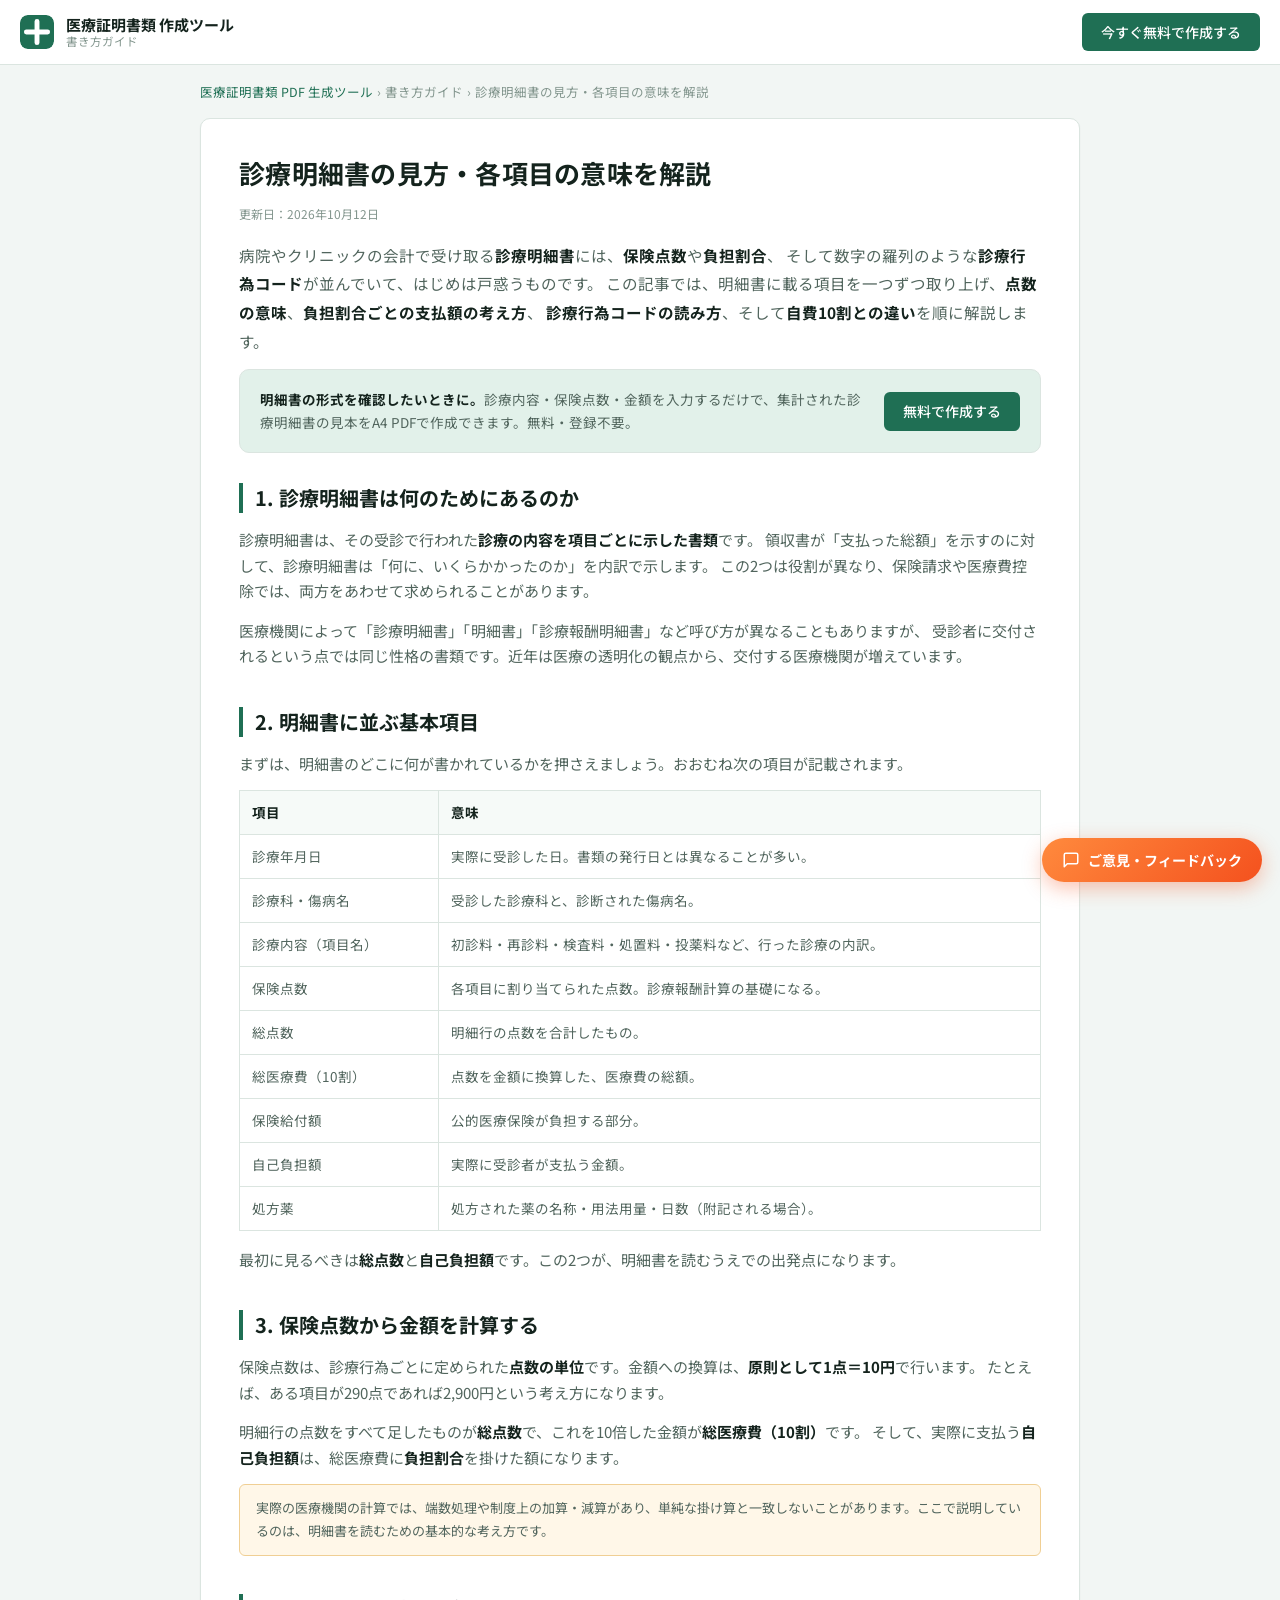
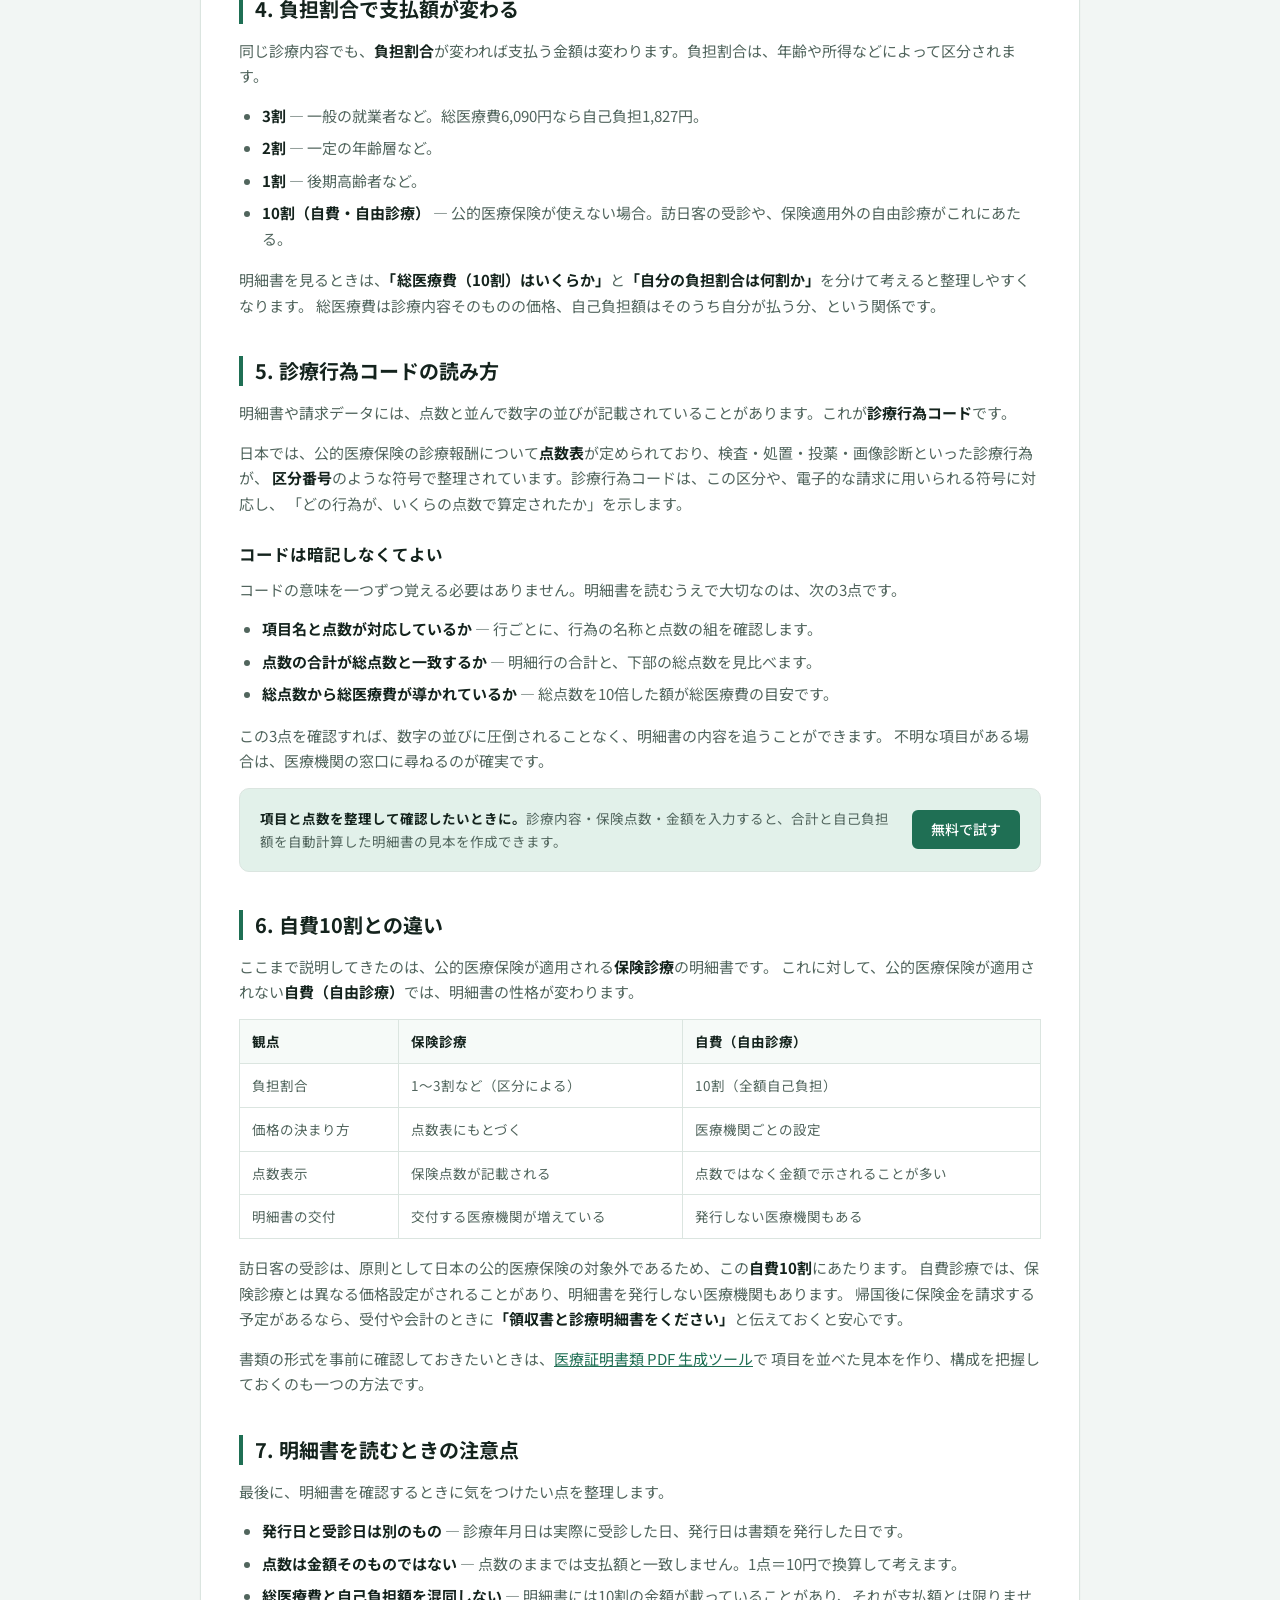
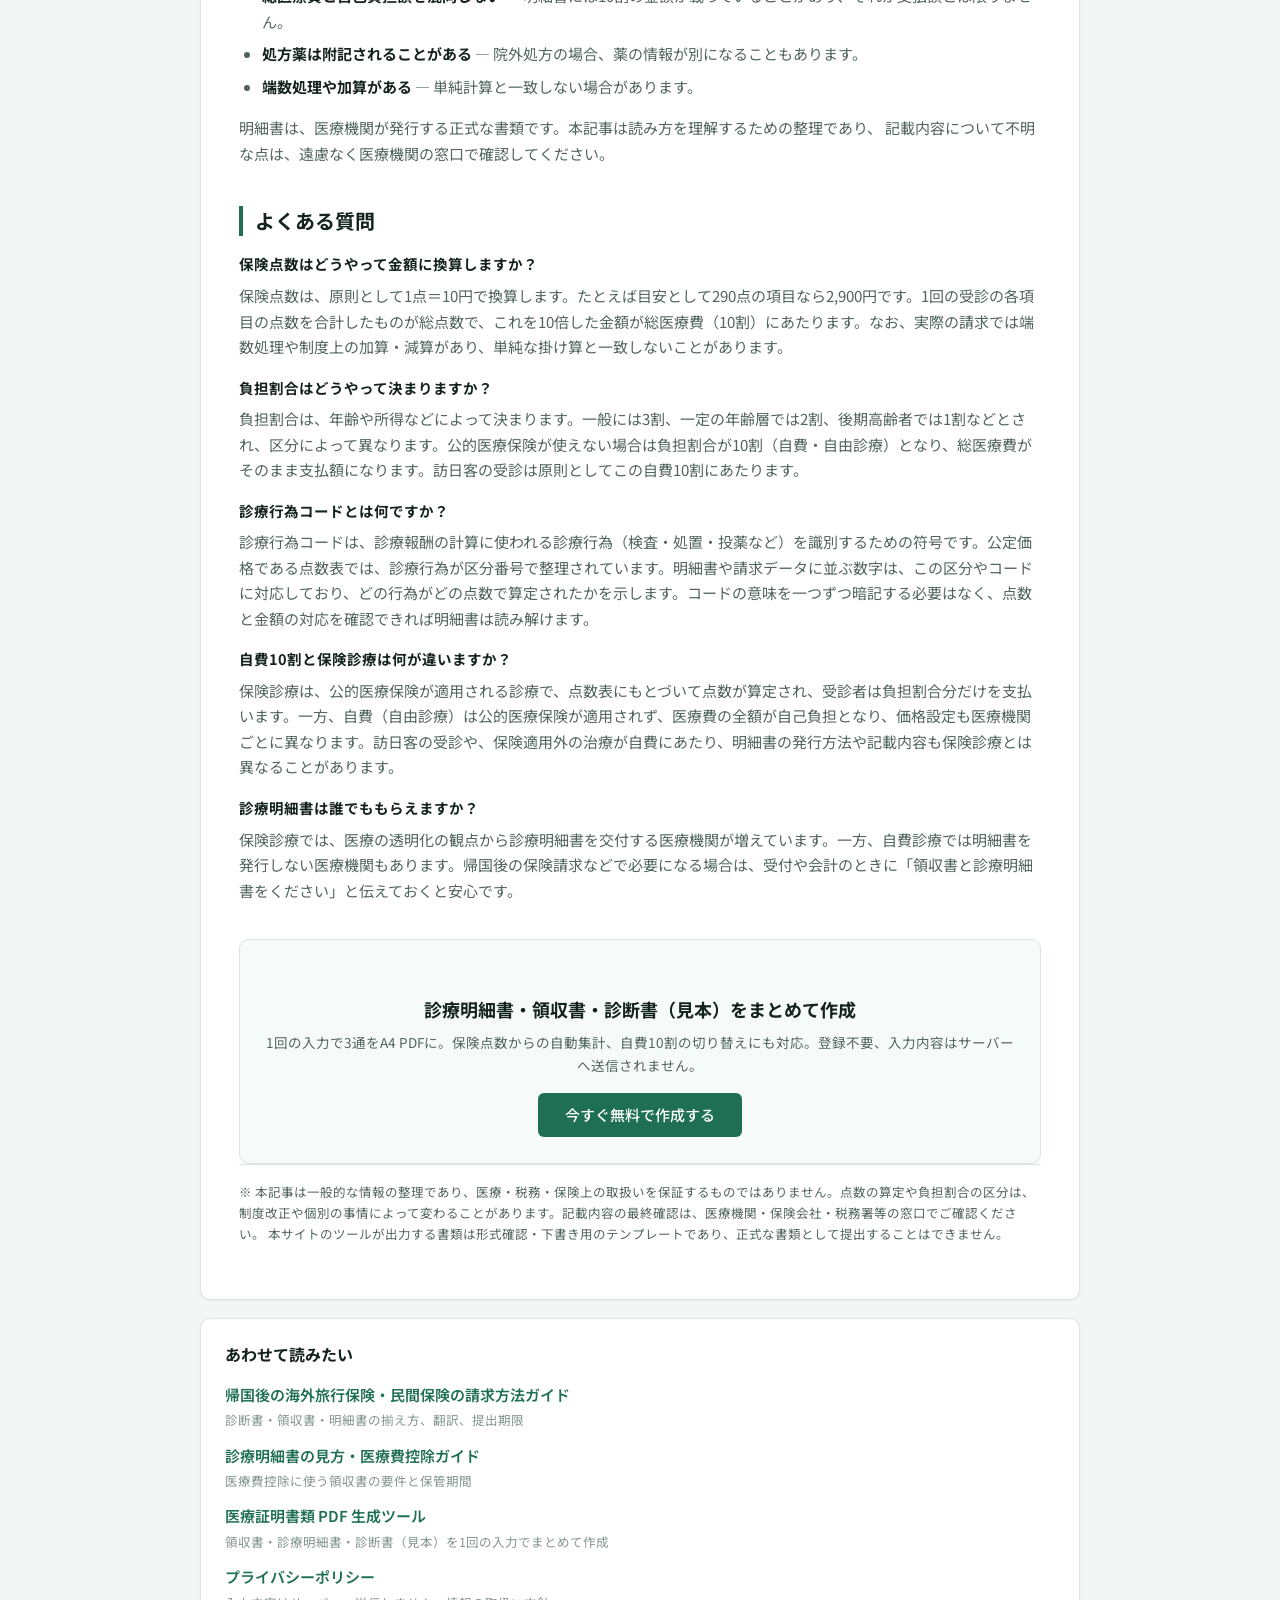
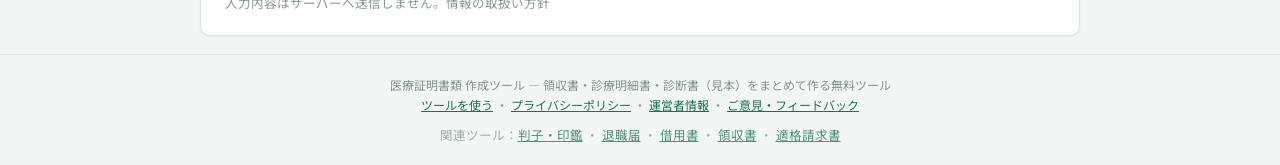
<file: shinryo-meisai.html>
<!DOCTYPE html>
<html lang="ja">
<head>
<meta charset="UTF-8">
<meta name="viewport" content="width=device-width, initial-scale=1">
<title>診療明細書の見方・各項目の意味を解説｜保険点数・負担割合・診療行為コード</title>
<meta name="description" content="診療明細書の各項目（診療年月日・保険点数・総点数・保険給付額・自己負担額）の意味と、点数から金額への換算、負担割合の違い、診療行為コードの読み方、自費10割との違いを解説します。">
<meta name="keywords" content="診療明細書 見方,保険点数 計算,負担割合,診療行為コード,区分番号,自費10割,訪日外国人 医療費">
<meta name="robots" content="index, follow">
<meta name="theme-color" content="#1f6f54">
<link rel="canonical" href="https://www.reveriel.com/iryo-shomei-pdf/shinryo-meisai.html">
<meta property="og:type" content="article">
<meta property="og:title" content="診療明細書の見方・各項目の意味を解説">
<meta property="og:description" content="保険点数・負担割合・診療行為コードの読み方と、自費10割との違いをやさしく解説します。">
<meta property="og:locale" content="ja_JP">
<meta property="og:url" content="https://www.reveriel.com/iryo-shomei-pdf/shinryo-meisai.html">
<meta property="og:image" content="https://www.reveriel.com/iryo-shomei-pdf/og-image.png">
<meta property="og:image:width" content="1200">
<meta property="og:image:height" content="630">
<meta name="twitter:card" content="summary_large_image">
<meta name="twitter:image" content="https://www.reveriel.com/iryo-shomei-pdf/og-image.png">
<link rel="icon" href="data:image/svg+xml,%3Csvg xmlns='http://www.w3.org/2000/svg' viewBox='0 0 32 32'%3E%3Crect width='32' height='32' rx='7' fill='%231f6f54'/%3E%3Cpath d='M16 5v22M5 16h22' stroke='%23ffffff' stroke-width='5' stroke-linecap='round'/%3E%3C/svg%3E">
<link rel="preconnect" href="https://fonts.googleapis.com">
<link rel="preconnect" href="https://fonts.gstatic.com" crossorigin>
<link href="https://fonts.googleapis.com/css2?family=Noto+Sans+JP:wght@400;500;700&family=Noto+Serif+JP:wght@500;700&family=Noto+Sans+SC:wght@400;500;700&display=swap" rel="stylesheet">
<link rel="stylesheet" href="style.css">
<link rel="stylesheet" href="guide.css">
<!-- Cloudflare Web Analytics --><script type='module' src='https://static.cloudflareinsights.com/beacon.min.js' data-cf-beacon='{"token": "6fc01bf3ac5e457ba1bd16b91e5b653e"}'></script><!-- End Cloudflare Web Analytics -->
<script type="application/ld+json">
{
  "@context": "https://schema.org",
  "@graph": [
    {
      "@type": "Article",
      "headline": "診療明細書の見方・各項目の意味を解説",
      "description": "診療明細書の各項目（診療年月日・保険点数・総点数・保険給付額・自己負担額）の意味と、点数から金額への換算、負担割合の違い、診療行為コードの読み方、自費10割との違いを解説します。",
      "inLanguage": "ja",
      "datePublished": "2026-10-12",
      "dateModified": "2026-10-12",
      "author": { "@type": "Organization", "name": "Reveriel" },
      "publisher": { "@type": "Organization", "name": "Reveriel" },
      "mainEntityOfPage": { "@type": "WebPage", "@id": "https://www.reveriel.com/iryo-shomei-pdf/shinryo-meisai.html" },
      "image": "https://www.reveriel.com/iryo-shomei-pdf/og-image.png"
    },
    {
      "@type": "FAQPage",
      "mainEntity": [
        {
          "@type": "Question",
          "name": "保険点数はどうやって金額に換算しますか？",
          "acceptedAnswer": {
            "@type": "Answer",
            "text": "保険点数は、原則として1点＝10円で換算します。たとえば目安として290点の項目なら2,900円です。1回の受診の各項目の点数を合計したものが総点数で、これを10倍した金額が総医療費（10割）にあたります。なお、実際の請求では端数処理や制度上の加算・減算があり、単純な掛け算と一致しないことがあります。"
          }
        },
        {
          "@type": "Question",
          "name": "負担割合はどうやって決まりますか？",
          "acceptedAnswer": {
            "@type": "Answer",
            "text": "負担割合は、年齢や所得などによって決まります。一般には3割、一定の年齢層では2割、後期高齢者では1割などとされ、区分によって異なります。公的医療保険が使えない場合は負担割合が10割（自費・自由診療）となり、総医療費がそのまま支払額になります。訪日客の受診は原則としてこの自費10割にあたります。"
          }
        },
        {
          "@type": "Question",
          "name": "診療行為コードとは何ですか？",
          "acceptedAnswer": {
            "@type": "Answer",
            "text": "診療行為コードは、診療報酬の計算に使われる診療行為（検査・処置・投薬など）を識別するための符号です。公定価格である点数表では、診療行為が区分番号で整理されています。明細書や請求データに並ぶ数字は、この区分やコードに対応しており、どの行為がどの点数で算定されたかを示します。コードの意味を一つずつ暗記する必要はなく、点数と金額の対応を確認できれば明細書は読み解けます。"
          }
        },
        {
          "@type": "Question",
          "name": "自費10割と保険診療は何が違いますか？",
          "acceptedAnswer": {
            "@type": "Answer",
            "text": "保険診療は、公的医療保険が適用される診療で、点数表にもとづいて点数が算定され、受診者は負担割合分だけを支払います。一方、自費（自由診療）は公的医療保険が適用されず、医療費の全額が自己負担となり、価格設定も医療機関ごとに異なります。訪日客の受診や、保険適用外の治療が自費にあたり、明細書の発行方法や記載内容も保険診療とは異なることがあります。"
          }
        },
        {
          "@type": "Question",
          "name": "診療明細書は誰でももらえますか？",
          "acceptedAnswer": {
            "@type": "Answer",
            "text": "保険診療では、医療の透明化の観点から診療明細書を交付する医療機関が増えています。一方、自費診療では明細書を発行しない医療機関もあります。帰国後の保険請求などで必要になる場合は、受付や会計のときに「領収書と診療明細書をください」と伝えておくと安心です。"
          }
        }
      ]
    }
  ]
}
</script>
</head>
<body>

<header class="site-header no-print">
  <div class="wrap header-inner">
    <a class="brand" href="./" style="text-decoration:none;color:inherit;">
      <svg class="brand-mark" viewBox="0 0 32 32" aria-hidden="true">
        <rect width="32" height="32" rx="7" fill="currentColor"/>
        <path d="M16 6v20M6 16h20" stroke="#fff" stroke-width="4.6" stroke-linecap="round"/>
      </svg>
      <div class="brand-text">
        <strong>医療証明書類 作成ツール</strong>
        <span>書き方ガイド</span>
      </div>
    </a>
    <div class="header-actions">
      <a class="btn btn-primary" href="./">今すぐ無料で作成する</a>
    </div>
  </div>
</header>

<main class="wrap">
  <div class="guide-col">

    <nav class="breadcrumb no-print" aria-label="パンくず">
      <ol>
        <li><a href="./">医療証明書類 PDF 生成ツール</a></li>
        <li>書き方ガイド</li>
        <li aria-current="page">診療明細書の見方・各項目の意味を解説</li>
      </ol>
    </nav>

    <article class="guide">
      <h1>診療明細書の見方・各項目の意味を解説</h1>
      <p class="guide-meta">更新日：2026年10月12日</p>
      <p class="guide-lead">
        病院やクリニックの会計で受け取る<strong>診療明細書</strong>には、<strong>保険点数</strong>や<strong>負担割合</strong>、
        そして数字の羅列のような<strong>診療行為コード</strong>が並んでいて、はじめは戸惑うものです。
        この記事では、明細書に載る項目を一つずつ取り上げ、<strong>点数の意味</strong>、<strong>負担割合ごとの支払額の考え方</strong>、
        <strong>診療行為コードの読み方</strong>、そして<strong>自費10割との違い</strong>を順に解説します。
      </p>

      <div class="guide-cta-box">
        <p><strong>明細書の形式を確認したいときに。</strong>診療内容・保険点数・金額を入力するだけで、集計された診療明細書の見本をA4 PDFで作成できます。無料・登録不要。</p>
        <a class="btn btn-primary" href="./">無料で作成する</a>
      </div>

      <h2>1. 診療明細書は何のためにあるのか</h2>
      <p>
        診療明細書は、その受診で行われた<strong>診療の内容を項目ごとに示した書類</strong>です。
        領収書が「支払った総額」を示すのに対して、診療明細書は「何に、いくらかかったのか」を内訳で示します。
        この2つは役割が異なり、保険請求や医療費控除では、両方をあわせて求められることがあります。
      </p>
      <p>
        医療機関によって「診療明細書」「明細書」「診療報酬明細書」など呼び方が異なることもありますが、
        受診者に交付されるという点では同じ性格の書類です。近年は医療の透明化の観点から、交付する医療機関が増えています。
      </p>

      <h2>2. 明細書に並ぶ基本項目</h2>
      <p>まずは、明細書のどこに何が書かれているかを押さえましょう。おおむね次の項目が記載されます。</p>
      <table class="guide-table">
        <thead>
          <tr><th>項目</th><th>意味</th></tr>
        </thead>
        <tbody>
          <tr><td>診療年月日</td><td>実際に受診した日。書類の発行日とは異なることが多い。</td></tr>
          <tr><td>診療科・傷病名</td><td>受診した診療科と、診断された傷病名。</td></tr>
          <tr><td>診療内容（項目名）</td><td>初診料・再診料・検査料・処置料・投薬料など、行った診療の内訳。</td></tr>
          <tr><td>保険点数</td><td>各項目に割り当てられた点数。診療報酬計算の基礎になる。</td></tr>
          <tr><td>総点数</td><td>明細行の点数を合計したもの。</td></tr>
          <tr><td>総医療費（10割）</td><td>点数を金額に換算した、医療費の総額。</td></tr>
          <tr><td>保険給付額</td><td>公的医療保険が負担する部分。</td></tr>
          <tr><td>自己負担額</td><td>実際に受診者が支払う金額。</td></tr>
          <tr><td>処方薬</td><td>処方された薬の名称・用法用量・日数（附記される場合）。</td></tr>
        </tbody>
      </table>
      <p>
        最初に見るべきは<strong>総点数</strong>と<strong>自己負担額</strong>です。この2つが、明細書を読むうえでの出発点になります。
      </p>

      <h2>3. 保険点数から金額を計算する</h2>
      <p>
        保険点数は、診療行為ごとに定められた<strong>点数の単位</strong>です。金額への換算は、<strong>原則として1点＝10円</strong>で行います。
        たとえば、ある項目が290点であれば2,900円という考え方になります。
      </p>
      <p>
        明細行の点数をすべて足したものが<strong>総点数</strong>で、これを10倍した金額が<strong>総医療費（10割）</strong>です。
        そして、実際に支払う<strong>自己負担額</strong>は、総医療費に<strong>負担割合</strong>を掛けた額になります。
      </p>
      <p class="guide-note">
        実際の医療機関の計算では、端数処理や制度上の加算・減算があり、単純な掛け算と一致しないことがあります。ここで説明しているのは、明細書を読むための基本的な考え方です。
      </p>

      <h2>4. 負担割合で支払額が変わる</h2>
      <p>
        同じ診療内容でも、<strong>負担割合</strong>が変われば支払う金額は変わります。負担割合は、年齢や所得などによって区分されます。
      </p>
      <ul>
        <li><strong>3割</strong> — 一般の就業者など。総医療費6,090円なら自己負担1,827円。</li>
        <li><strong>2割</strong> — 一定の年齢層など。</li>
        <li><strong>1割</strong> — 後期高齢者など。</li>
        <li><strong>10割（自費・自由診療）</strong> — 公的医療保険が使えない場合。訪日客の受診や、保険適用外の自由診療がこれにあたる。</li>
      </ul>
      <p>
        明細書を見るときは、<strong>「総医療費（10割）はいくらか」</strong>と<strong>「自分の負担割合は何割か」</strong>を分けて考えると整理しやすくなります。
        総医療費は診療内容そのものの価格、自己負担額はそのうち自分が払う分、という関係です。
      </p>

      <h2>5. 診療行為コードの読み方</h2>
      <p>
        明細書や請求データには、点数と並んで数字の並びが記載されていることがあります。これが<strong>診療行為コード</strong>です。
      </p>
      <p>
        日本では、公的医療保険の診療報酬について<strong>点数表</strong>が定められており、検査・処置・投薬・画像診断といった診療行為が、
        <strong>区分番号</strong>のような符号で整理されています。診療行為コードは、この区分や、電子的な請求に用いられる符号に対応し、
        「どの行為が、いくらの点数で算定されたか」を示します。
      </p>
      <h3>コードは暗記しなくてよい</h3>
      <p>
        コードの意味を一つずつ覚える必要はありません。明細書を読むうえで大切なのは、次の3点です。
      </p>
      <ul>
        <li><strong>項目名と点数が対応しているか</strong> — 行ごとに、行為の名称と点数の組を確認します。</li>
        <li><strong>点数の合計が総点数と一致するか</strong> — 明細行の合計と、下部の総点数を見比べます。</li>
        <li><strong>総点数から総医療費が導かれているか</strong> — 総点数を10倍した額が総医療費の目安です。</li>
      </ul>
      <p>
        この3点を確認すれば、数字の並びに圧倒されることなく、明細書の内容を追うことができます。
        不明な項目がある場合は、医療機関の窓口に尋ねるのが確実です。
      </p>

      <div class="guide-cta-box">
        <p><strong>項目と点数を整理して確認したいときに。</strong>診療内容・保険点数・金額を入力すると、合計と自己負担額を自動計算した明細書の見本を作成できます。</p>
        <a class="btn btn-primary" href="./">無料で試す</a>
      </div>

      <h2>6. 自費10割との違い</h2>
      <p>
        ここまで説明してきたのは、公的医療保険が適用される<strong>保険診療</strong>の明細書です。
        これに対して、公的医療保険が適用されない<strong>自費（自由診療）</strong>では、明細書の性格が変わります。
      </p>
      <table class="guide-table">
        <thead>
          <tr><th>観点</th><th>保険診療</th><th>自費（自由診療）</th></tr>
        </thead>
        <tbody>
          <tr><td>負担割合</td><td>1〜3割など（区分による）</td><td>10割（全額自己負担）</td></tr>
          <tr><td>価格の決まり方</td><td>点数表にもとづく</td><td>医療機関ごとの設定</td></tr>
          <tr><td>点数表示</td><td>保険点数が記載される</td><td>点数ではなく金額で示されることが多い</td></tr>
          <tr><td>明細書の交付</td><td>交付する医療機関が増えている</td><td>発行しない医療機関もある</td></tr>
        </tbody>
      </table>
      <p>
        訪日客の受診は、原則として日本の公的医療保険の対象外であるため、この<strong>自費10割</strong>にあたります。
        自費診療では、保険診療とは異なる価格設定がされることがあり、明細書を発行しない医療機関もあります。
        帰国後に保険金を請求する予定があるなら、受付や会計のときに<strong>「領収書と診療明細書をください」</strong>と伝えておくと安心です。
      </p>
      <p>
        書類の形式を事前に確認しておきたいときは、<a href="./">医療証明書類 PDF 生成ツール</a>で
        項目を並べた見本を作り、構成を把握しておくのも一つの方法です。
      </p>

      <h2>7. 明細書を読むときの注意点</h2>
      <p>最後に、明細書を確認するときに気をつけたい点を整理します。</p>
      <ul>
        <li><strong>発行日と受診日は別のもの</strong> — 診療年月日は実際に受診した日、発行日は書類を発行した日です。</li>
        <li><strong>点数は金額そのものではない</strong> — 点数のままでは支払額と一致しません。1点＝10円で換算して考えます。</li>
        <li><strong>総医療費と自己負担額を混同しない</strong> — 明細書には10割の金額が載っていることがあり、それが支払額とは限りません。</li>
        <li><strong>処方薬は附記されることがある</strong> — 院外処方の場合、薬の情報が別になることもあります。</li>
        <li><strong>端数処理や加算がある</strong> — 単純計算と一致しない場合があります。</li>
      </ul>
      <p>
        明細書は、医療機関が発行する正式な書類です。本記事は読み方を理解するための整理であり、
        記載内容について不明な点は、遠慮なく医療機関の窓口で確認してください。
      </p>

      <section class="guide-faq" aria-labelledby="faqTitle">
        <h2 id="faqTitle">よくある質問</h2>
        <dl>
          <dt>保険点数はどうやって金額に換算しますか？</dt>
          <dd>保険点数は、原則として1点＝10円で換算します。たとえば目安として290点の項目なら2,900円です。1回の受診の各項目の点数を合計したものが総点数で、これを10倍した金額が総医療費（10割）にあたります。なお、実際の請求では端数処理や制度上の加算・減算があり、単純な掛け算と一致しないことがあります。</dd>

          <dt>負担割合はどうやって決まりますか？</dt>
          <dd>負担割合は、年齢や所得などによって決まります。一般には3割、一定の年齢層では2割、後期高齢者では1割などとされ、区分によって異なります。公的医療保険が使えない場合は負担割合が10割（自費・自由診療）となり、総医療費がそのまま支払額になります。訪日客の受診は原則としてこの自費10割にあたります。</dd>

          <dt>診療行為コードとは何ですか？</dt>
          <dd>診療行為コードは、診療報酬の計算に使われる診療行為（検査・処置・投薬など）を識別するための符号です。公定価格である点数表では、診療行為が区分番号で整理されています。明細書や請求データに並ぶ数字は、この区分やコードに対応しており、どの行為がどの点数で算定されたかを示します。コードの意味を一つずつ暗記する必要はなく、点数と金額の対応を確認できれば明細書は読み解けます。</dd>

          <dt>自費10割と保険診療は何が違いますか？</dt>
          <dd>保険診療は、公的医療保険が適用される診療で、点数表にもとづいて点数が算定され、受診者は負担割合分だけを支払います。一方、自費（自由診療）は公的医療保険が適用されず、医療費の全額が自己負担となり、価格設定も医療機関ごとに異なります。訪日客の受診や、保険適用外の治療が自費にあたり、明細書の発行方法や記載内容も保険診療とは異なることがあります。</dd>

          <dt>診療明細書は誰でももらえますか？</dt>
          <dd>保険診療では、医療の透明化の観点から診療明細書を交付する医療機関が増えています。一方、自費診療では明細書を発行しない医療機関もあります。帰国後の保険請求などで必要になる場合は、受付や会計のときに「領収書と診療明細書をください」と伝えておくと安心です。</dd>
        </dl>
      </section>

      <div class="guide-cta-foot">
        <h2>診療明細書・領収書・診断書（見本）をまとめて作成</h2>
        <p>1回の入力で3通をA4 PDFに。保険点数からの自動集計、自費10割の切り替えにも対応。登録不要、入力内容はサーバーへ送信されません。</p>
        <a class="btn btn-primary" href="./">今すぐ無料で作成する</a>
      </div>

      <p class="guide-foot-note">
        ※ 本記事は一般的な情報の整理であり、医療・税務・保険上の取扱いを保証するものではありません。点数の算定や負担割合の区分は、制度改正や個別の事情によって変わることがあります。記載内容の最終確認は、医療機関・保険会社・税務署等の窓口でご確認ください。
        本サイトのツールが出力する書類は形式確認・下書き用のテンプレートであり、正式な書類として提出することはできません。
      </p>
    </article>

    <section class="guide-related no-print" aria-labelledby="relTitle">
      <h2 id="relTitle">あわせて読みたい</h2>
      <ul>
        <li><a href="hoken-seikyu.html">帰国後の海外旅行保険・民間保険の請求方法ガイド<span class="rel-desc">診断書・領収書・明細書の揃え方、翻訳、提出期限</span></a></li>
        <li><a href="iryohi-koujo.html">診療明細書の見方・医療費控除ガイド<span class="rel-desc">医療費控除に使う領収書の要件と保管期間</span></a></li>
        <li><a href="./">医療証明書類 PDF 生成ツール<span class="rel-desc">領収書・診療明細書・診断書（見本）を1回の入力でまとめて作成</span></a></li>
        <li><a href="privacy.html">プライバシーポリシー<span class="rel-desc">入力内容はサーバーへ送信しません。情報の取扱い方針</span></a></li>
      </ul>
    </section>

  </div>
</main>

<footer class="site-footer no-print">
  <div class="wrap">
    <p>医療証明書類 作成ツール — 領収書・診療明細書・診断書（見本）をまとめて作る無料ツール</p>
    <p>
      <a href="./">ツールを使う</a> ・
      <a href="privacy.html">プライバシーポリシー</a> ・
      <a href="company.html">運営者情報</a> ・
      <a href="https://docs.google.com/forms/d/e/1FAIpQLSfHGUfgAlViT3TFiVtJi_EpJ4ioUpd9oGyaJ7rehEV-gBH_PA/viewform?usp=pp_url&amp;entry.1745177199=%E5%8C%BB%E7%99%82%E8%A8%BC%E6%98%8E%E6%9B%B8%E9%A1%9E" target="_blank" rel="noopener">ご意見・フィードバック</a>
    </p>
    <p style="margin-top:8px;font-size:12.5px;opacity:.75;">関連ツール：<a href="https://www.reveriel.com/hanko-generator/">判子・印鑑</a> ・ <a href="https://www.reveriel.com/taishoku-form/">退職届</a> ・ <a href="https://www.reveriel.com/shakuyo-contract/">借用書</a> ・ <a href="https://www.reveriel.com/ryoshusho-pdf/">領収書</a> ・ <a href="https://www.reveriel.com/japan-invoice-pdf/">適格請求書</a></p>
  </div>
</footer>

<!-- フィードバックFAB（右下固定・常時表示） -->
<a href="https://docs.google.com/forms/d/e/1FAIpQLSfHGUfgAlViT3TFiVtJi_EpJ4ioUpd9oGyaJ7rehEV-gBH_PA/viewform?usp=pp_url&amp;entry.1745177199=%E5%8C%BB%E7%99%82%E8%A8%BC%E6%98%8E%E6%9B%B8%E9%A1%9E" target="_blank" rel="noopener" class="feedback-fab" aria-label="ご意見・フィードバックを送る">
  <svg viewBox="0 0 24 24" fill="none" stroke="currentColor" stroke-width="2" stroke-linecap="round" stroke-linejoin="round" aria-hidden="true"><path d="M21 15a2 2 0 0 1-2 2H7l-4 4V5a2 2 0 0 1 2-2h14a2 2 0 0 1 2 2z"/></svg>
  <span>ご意見・フィードバック</span>
</a>
</body>
</html>
</file>
<file: style.css>
/* =========================================================
   医療証明書類 作成ツール — style.css
   純粋なフロントエンドのみ。外部通信は行いません。
   ========================================================= */

:root {
  --c-bg:            #f2f6f4;
  --c-surface:       #ffffff;
  --c-surface-2:     #f6faf8;
  --c-border:        #dbe5e0;
  --c-border-strong: #bccdc5;
  --c-text:          #14231d;
  --c-text-muted:    #51655d;
  --c-text-faint:    #83968e;
  --c-accent:        #1f6f54;
  --c-accent-soft:   #e2f1ea;
  --c-accent-hover:  #185741;
  --c-danger:        #b42318;
  --c-danger-soft:   #fef3f2;
  --c-warn:          #8a5300;
  --c-warn-soft:     #fff7e8;
  --c-warn-border:   #f0cf94;
  --c-success:       #067647;
  --c-focus:         #2f9e7a;

  --paper-bg:        #ffffff;
  --paper-ink:       #111827;
  --paper-line:      #d3dae0;
  --paper-line-soft: #e8ecf0;
  --paper-accent:    #1f6f54;

  --radius:    10px;
  --radius-sm: 6px;
  --shadow-sm: 0 1px 2px rgba(16, 24, 40, .06);
  --shadow-lg: 0 4px 24px rgba(16, 24, 40, .10);

  --font: "Noto Sans JP", "Noto Sans SC", -apple-system, BlinkMacSystemFont,
          "Hiragino Kaku Gothic ProN", "Hiragino Sans", "Yu Gothic", Meiryo, sans-serif;
  --font-num: "Noto Sans JP", ui-monospace, "SF Mono", Menlo, Consolas, monospace;
}

@media (prefers-color-scheme: dark) {
  :root {
    --c-bg:            #0e1614;
    --c-surface:       #16211e;
    --c-surface-2:     #1c2925;
    --c-border:        #2a3733;
    --c-border-strong: #3b4b45;
    --c-text:          #e6efeb;
    --c-text-muted:    #9fb2aa;
    --c-text-faint:    #7c8f88;
    --c-accent:        #55c79c;
    --c-accent-soft:   #12302a;
    --c-accent-hover:  #7bdbb6;
    --c-danger:        #f4746a;
    --c-danger-soft:   #33191a;
    --c-warn:          #f0c07a;
    --c-warn-soft:     #2e2614;
    --c-warn-border:   #5c4a24;
    --c-success:       #4ec98b;
    --shadow-sm: 0 1px 2px rgba(0, 0, 0, .4);
    --shadow-lg: 0 4px 24px rgba(0, 0, 0, .5);
  }
}

* { box-sizing: border-box; }

/* `hidden` 属性を確実に効かせる（作者スタイルの display に負けないように） */
[hidden] { display: none !important; }

html { -webkit-text-size-adjust: 100%; }

body {
  margin: 0;
  background: var(--c-bg);
  color: var(--c-text);
  font-family: var(--font);
  font-size: 15px;
  line-height: 1.7;
}

.wrap {
  width: 100%;
  max-width: 1440px;
  margin-inline: auto;
  padding-inline: 20px;
}

.ic { width: 1.1em; height: 1.1em; flex: none; }

.sr-only {
  position: absolute;
  width: 1px; height: 1px;
  padding: 0; margin: -1px;
  overflow: hidden;
  clip: rect(0 0 0 0);
  white-space: nowrap;
  border: 0;
}

/* ---------------- ヘッダー ---------------- */

.site-header {
  position: sticky;
  top: 0;
  z-index: 30;
  background: var(--c-surface);
  border-bottom: 1px solid var(--c-border);
  backdrop-filter: saturate(180%) blur(8px);
}

.header-inner {
  display: flex;
  align-items: center;
  justify-content: space-between;
  gap: 16px;
  min-height: 64px;
  flex-wrap: wrap;
  padding-block: 10px;
}

.brand { display: flex; align-items: center; gap: 12px; min-width: 0; }

.brand-mark {
  width: 34px; height: 34px; flex: none;
  color: var(--c-accent);
  border-radius: 8px;
}

.brand-text { display: flex; flex-direction: column; line-height: 1.3; min-width: 0; }
.brand-text strong { font-size: 15px; font-weight: 700; }
.brand-text span { font-size: 11.5px; color: var(--c-text-faint); }

.header-actions { display: flex; align-items: center; gap: 8px; flex-wrap: wrap; }

/* ---------------- ボタン ---------------- */

.btn {
  display: inline-flex;
  align-items: center;
  justify-content: center;
  gap: 7px;
  padding: 10px 18px;
  font-family: inherit;
  font-size: 14px;
  font-weight: 500;
  line-height: 1.2;
  border: 1px solid transparent;
  border-radius: var(--radius-sm);
  cursor: pointer;
  text-decoration: none;
  transition: background-color .15s, border-color .15s, color .15s;
  white-space: nowrap;
}

.btn:focus-visible { outline: 2px solid var(--c-focus); outline-offset: 2px; }

.btn-primary { background: var(--c-accent); color: #fff; }
.btn-primary:hover { background: var(--c-accent-hover); }
@media (prefers-color-scheme: dark) { .btn-primary { color: #07130f; } }

.btn-ghost {
  background: transparent;
  color: var(--c-text-muted);
  border-color: var(--c-border);
}
.btn-ghost:hover { background: var(--c-surface-2); color: var(--c-text); }

.btn-sm { padding: 7px 12px; font-size: 12.5px; margin-top: 8px; }

/* ---------------- レイアウト ---------------- */

.layout {
  display: grid;
  grid-template-columns: minmax(380px, 1fr) minmax(0, 1.3fr);
  gap: 26px;
  align-items: start;
  padding-block: 26px 40px;
}

@media (max-width: 1080px) {
  /* minmax(0,1fr) にしないと中の min-content 幅でグリッドが横に広がる */
  .layout { grid-template-columns: minmax(0, 1fr); gap: 20px; }
}

.pane { min-width: 0; }

.form-pane { display: flex; flex-direction: column; gap: 14px; }

.pane-head h2 { margin: 0 0 4px; font-size: 17px; font-weight: 700; }
.pane-head .hint { margin: 0; }

/* ---------------- 合規の注意書き ---------------- */

.legal-note {
  display: flex;
  align-items: flex-start;
  gap: 10px;
  padding: 14px 16px;
  margin: 0;
  background: var(--c-warn-soft);
  border: 1px solid var(--c-warn-border);
  border-radius: var(--radius);
  color: var(--c-warn);
}

.legal-note .ic { margin-top: .25em; width: 1.15em; height: 1.15em; }

.legal-note strong { display: block; font-size: 13.5px; font-weight: 700; margin-bottom: 4px; }

.legal-note p {
  margin: 0 0 4px;
  font-size: 12px;
  line-height: 1.62;
  opacity: .95;
}
.legal-note p:last-child { margin-bottom: 0; }

.legal-note .legal-ja {
  padding-top: 5px;
  border-top: 1px dashed var(--c-warn-border);
  opacity: .85;
}

/* ---------------- フォーム ---------------- */

.card {
  background: var(--c-surface);
  border: 1px solid var(--c-border);
  border-radius: var(--radius);
  padding: 18px;
  margin: 0 0 14px;
  box-shadow: var(--shadow-sm);
  min-width: 0;
}

.card legend {
  display: flex;
  align-items: center;
  gap: 8px;
  padding: 0 6px;
  font-size: 13.5px;
  font-weight: 700;
  color: var(--c-text);
  flex-wrap: wrap;
}

.req-badge {
  font-size: 10.5px;
  font-weight: 500;
  color: var(--c-accent);
  background: var(--c-accent-soft);
  border-radius: 999px;
  padding: 2px 9px;
  white-space: nowrap;
}

.field { margin-bottom: 14px; }
.field:last-child { margin-bottom: 0; }

.field label {
  display: block;
  font-size: 13px;
  font-weight: 500;
  color: var(--c-text-muted);
  margin-bottom: 5px;
}

.field-row {
  display: grid;
  grid-template-columns: 1fr 1fr;
  gap: 12px;
}

.field-row.three { grid-template-columns: 1fr 1fr 1fr; }

@media (max-width: 620px) {
  .field-row,
  .field-row.three { grid-template-columns: 1fr; gap: 0; }
}

input[type="text"],
input[type="date"],
select,
textarea {
  width: 100%;
  min-width: 0;
  padding: 9px 11px;
  font-family: inherit;
  font-size: 14px;
  color: var(--c-text);
  background: var(--c-surface-2);
  border: 1px solid var(--c-border);
  border-radius: var(--radius-sm);
  transition: border-color .15s, box-shadow .15s, background-color .15s;
}

textarea { resize: vertical; line-height: 1.6; }

input:focus, select:focus, textarea:focus {
  outline: none;
  background: var(--c-surface);
  border-color: var(--c-accent);
  box-shadow: 0 0 0 3px var(--c-accent-soft);
}

input:read-only { background: var(--c-bg); color: var(--c-text-muted); }
input:disabled, select:disabled, textarea:disabled { opacity: .55; cursor: not-allowed; }

.num { text-align: right; font-variant-numeric: tabular-nums; }

.check-line {
  display: flex !important;
  align-items: flex-start;
  gap: 9px;
  margin-bottom: 0 !important;
  font-size: 13.5px !important;
  font-weight: 500;
  color: var(--c-text) !important;
  cursor: pointer;
}

.check-line input[type="checkbox"] {
  width: 16px; height: 16px;
  margin: 3px 0 0;
  flex: none;
  accent-color: var(--c-accent);
  cursor: pointer;
}

.check-line span { line-height: 1.55; }

.help {
  margin: 5px 0 0;
  font-size: 11.5px;
  color: var(--c-text-faint);
  line-height: 1.55;
}

.hint { font-size: 12px; color: var(--c-text-faint); line-height: 1.6; }

/* ---------------- 明細行 ---------------- */

.rows { display: flex; flex-direction: column; gap: 8px; margin-bottom: 4px; }

.detail-row {
  display: grid;
  grid-template-columns: minmax(0, 1fr) 104px 128px 34px;
  gap: 8px;
  align-items: center;
}

.rx-row {
  display: grid;
  grid-template-columns: minmax(0, 1.25fr) minmax(0, 1.45fr) 76px 34px;
  gap: 8px;
  align-items: center;
}

.row-head {
  font-size: 11px;
  font-weight: 600;
  color: var(--c-text-faint);
  letter-spacing: .02em;
}
.row-head span { padding-left: 2px; }
.row-head span:nth-child(2),
.row-head span:nth-child(3) { text-align: right; }

.row-del {
  width: 34px; height: 34px;
  display: inline-flex;
  align-items: center;
  justify-content: center;
  font-size: 18px;
  line-height: 1;
  color: var(--c-text-faint);
  background: transparent;
  border: 1px solid var(--c-border);
  border-radius: var(--radius-sm);
  cursor: pointer;
  transition: color .15s, border-color .15s, background-color .15s;
}
.row-del:hover { color: var(--c-danger); border-color: var(--c-danger); background: var(--c-danger-soft); }
.row-del:focus-visible { outline: 2px solid var(--c-focus); outline-offset: 2px; }

@media (max-width: 620px) {
  .row-head { display: none; }
  .detail-row { grid-template-columns: minmax(0, 1fr) 1fr 34px; }
  .detail-row .row-name { grid-column: 1 / -1; }
  .rx-row { grid-template-columns: minmax(0, 1fr) 1fr 34px; }
  .rx-row .row-drug { grid-column: 1 / -1; }
}

.seal-note {
  display: flex;
  align-items: flex-start;
  gap: 8px;
  margin: 0;
  padding: 11px 14px;
  font-size: 12px;
  color: var(--c-text-muted);
  background: var(--c-surface-2);
  border: 1px solid var(--c-border);
  border-radius: var(--radius);
  line-height: 1.6;
}
.seal-note .ic { color: var(--c-accent); margin-top: .2em; }

.privacy-note {
  display: flex;
  align-items: flex-start;
  gap: 8px;
  margin: 0;
  padding: 11px 14px;
  font-size: 12px;
  color: var(--c-text-muted);
  background: var(--c-surface-2);
  border: 1px solid var(--c-border);
  border-radius: var(--radius);
  line-height: 1.6;
}
.privacy-note .ic { color: var(--c-success); margin-top: .2em; }

/* ---------------- プレビュー ---------------- */

.preview-pane {
  position: sticky;
  top: 88px;
  align-self: start;
  max-height: calc(100vh - 104px);
  overflow-y: auto;
  padding: 2px 4px 16px;
  scrollbar-gutter: stable;
}

@media (max-width: 1080px) {
  .preview-pane {
    position: static;
    max-height: none;
    overflow: visible;
    padding: 0;
  }
}

.preview-bar {
  display: flex;
  align-items: center;
  gap: 7px;
  font-size: 12px;
  color: var(--c-text-faint);
  margin-bottom: 8px;
  padding-left: 2px;
}

.preview-bar .dot {
  width: 7px; height: 7px;
  border-radius: 50%;
  background: var(--c-success);
  box-shadow: 0 0 0 3px color-mix(in srgb, var(--c-success) 20%, transparent);
}

.paper-wrap { display: flex; flex-direction: column; gap: 18px; overflow-x: auto; }

.paper {
  position: relative;
  width: 100%;
  max-width: 210mm;
  min-height: 297mm;
  margin-inline: auto;
  padding: 14mm 15mm;
  background: var(--paper-bg);
  color: var(--paper-ink);
  border: 1px solid var(--c-border);
  border-radius: 4px;
  box-shadow: var(--shadow-lg);
  font-size: 12.5px;
  line-height: 1.65;
  overflow: hidden;
}

.has-watermark > *:not(.watermark) { position: relative; z-index: 1; }

.watermark {
  position: absolute;
  inset: 0;
  display: flex;
  align-items: center;
  justify-content: center;
  pointer-events: none;
  z-index: 0;
}

.watermark span {
  display: block;
  text-align: center;
  font-size: 124px;
  font-weight: 700;
  line-height: 1.05;
  letter-spacing: .22em;
  text-indent: .22em;
  color: rgba(180, 35, 24, .13);
  border: 6px solid rgba(180, 35, 24, .13);
  border-radius: 12px;
  padding: 14px 34px 18px;
  transform: rotate(-28deg);
  white-space: nowrap;
  user-select: none;
}

.watermark span small {
  display: block;
  font-size: .24em;
  font-weight: 600;
  letter-spacing: .62em;
  text-indent: .62em;
  margin-top: 10px;
}

/* ---------------- 文書ヘッダー ---------------- */

.doc-inst {
  border-bottom: 1.5px solid var(--paper-accent);
  padding-bottom: 8px;
  margin-bottom: 18px;
}

.inst-name {
  margin: 0;
  font-size: 15.5px;
  font-weight: 700;
  letter-spacing: .02em;
}

.inst-line {
  margin: 1px 0 0;
  font-size: 11px;
  color: #4b5563;
}

.doc-title {
  margin: 6px 0 20px;
  font-size: 26px;
  font-weight: 700;
  letter-spacing: .3em;
  text-indent: .3em;
  text-align: center;
  color: var(--paper-ink);
}

.doc-meta { text-align: right; margin-bottom: 14px; }

.doc-meta-line {
  margin: 0 0 3px;
  font-size: 12px;
  display: flex;
  justify-content: flex-end;
  gap: 10px;
}

.meta-label { color: #6b7280; flex: none; }

.doc-meta-line > span:last-child {
  font-variant-numeric: tabular-nums;
  font-weight: 500;
  min-width: 9em;
  text-align: left;
}

.doc-to {
  margin: 0 0 18px;
  font-size: 18px;
  font-weight: 600;
  line-height: 1.45;
  border-bottom: 1px solid var(--paper-line);
  padding-bottom: 7px;
  word-break: break-word;
}

.honorific { margin-left: 8px; font-size: 14px; font-weight: 500; color: #4b5563; }

/* 金額バンド */
.amount-band {
  display: flex;
  align-items: baseline;
  justify-content: center;
  gap: 14px;
  flex-wrap: wrap;
  background: #f1f7f4;
  border: 1px solid var(--paper-line);
  border-top: 2px solid var(--paper-accent);
  border-bottom: 2px solid var(--paper-accent);
  border-radius: 3px;
  padding: 15px 18px;
  margin-bottom: 18px;
  text-align: center;
}

.amount-label { font-size: 12px; font-weight: 600; color: #4b5563; letter-spacing: .06em; }

.amount-value {
  font-size: 25px;
  font-weight: 700;
  line-height: 1.3;
  letter-spacing: .14em;
  text-indent: .14em;
  text-align: center;
  word-break: break-word;
}

.proviso { margin: 0 0 5px; font-size: 13.5px; word-break: break-word; }
.receipt-line { margin: 0 0 16px; font-size: 13.5px; }

/* 情報テーブル（領収書内の簡易情報） */
.info-table,
.patient-table,
.cert-table {
  width: 100%;
  border-collapse: collapse;
  margin-bottom: 16px;
}

.info-table th,
.info-table td,
.patient-table th,
.patient-table td,
.cert-table th,
.cert-table td {
  border: 1px solid var(--paper-line);
  padding: 6px 10px;
  font-size: 12px;
  vertical-align: top;
  text-align: left;
}

.info-table th,
.patient-table th,
.cert-table th {
  background: #f5f7f9;
  font-weight: 600;
  color: #374151;
  white-space: nowrap;
  width: 1%;
}

.cert-table th { width: 8.5em; }

.pre-line { white-space: pre-wrap; word-break: break-word; }

/* 明細テーブル */
.section-title {
  margin: 0 0 8px;
  font-size: 13px;
  font-weight: 700;
  padding-left: 9px;
  border-left: 3px solid var(--paper-accent);
  letter-spacing: .04em;
}

.detail-table {
  width: 100%;
  border-collapse: collapse;
  margin-bottom: 16px;
  font-variant-numeric: tabular-nums;
}

.detail-table th,
.detail-table td {
  border: 1px solid var(--paper-line);
  padding: 6px 10px;
  font-size: 12px;
}

.detail-table thead th {
  background: #f5f7f9;
  font-weight: 600;
  color: #374151;
  text-align: left;
}

.detail-table .col-num,
.detail-table td.num { text-align: right; }
.detail-table .col-name { width: auto; }
.detail-table .col-usage { width: 42%; }

.detail-table tbody tr:nth-child(even) td { background: #fbfcfd; }

.summary-table {
  width: 100%;
  max-width: 22em;
  margin: 0 0 18px auto;
  border-collapse: collapse;
  font-variant-numeric: tabular-nums;
}

.summary-table th,
.summary-table td {
  border: 1px solid var(--paper-line);
  padding: 6px 12px;
  font-size: 12px;
}

.summary-table th { background: #f8fafb; text-align: left; font-weight: 600; color: #374151; }
.summary-table td.num { text-align: right; }

.summary-table tr.self-row th,
.summary-table tr.self-row td { background: #eef6f2; font-weight: 700; }

.total-band {
  display: flex;
  align-items: baseline;
  justify-content: space-between;
  gap: 16px;
  flex-wrap: wrap;
  background: var(--paper-accent);
  color: #fff;
  border-radius: 4px;
  padding: 14px 20px;
  margin: 6px 0 18px;
}

.total-label { font-size: 13.5px; font-weight: 600; letter-spacing: .04em; }

.total-value {
  font-size: 26px;
  font-weight: 700;
  font-variant-numeric: tabular-nums;
  letter-spacing: .02em;
}

/* 診断書の締め */
.cert-statement { margin: 0 0 6px; font-size: 13.5px; }
.cert-issue-date { margin: 0 0 26px; font-size: 13px; text-align: right; }

.cert-sign {
  display: flex;
  justify-content: space-between;
  align-items: flex-start;
  gap: 24px;
  margin-top: 20px;
}

.sign-doctor { flex: 1 1 auto; min-width: 0; }

.sign-inst { margin: 0 0 8px; font-size: 14px; font-weight: 600; }
.sign-line { margin: 0 0 4px; font-size: 13px; }

.sign-space {
  position: relative;
  margin-top: 10px;
  height: 46px;
  border-bottom: 1px solid var(--paper-ink);
}

.sign-hint { font-size: 10.5px; color: #9aa3b2; }

/* 医師署名の横に重ねる小さな認印 */
.sign-seal-inline {
  position: absolute;
  right: 2px;
  top: -8px;
  width: 56px;
  height: 56px;
  pointer-events: none;
}

.sign-seal {
  flex: none;
  width: 88px; height: 88px;
  display: flex;
  flex-direction: column;
  align-items: center;
  justify-content: center;
  gap: 4px;
  border: 1.5px dashed #b9c2cc;
  border-radius: 50%;
  color: #9aa3b2;
}

.seal-label { font-size: 10.5px; font-weight: 600; }
.seal-hint { font-size: 10px; }

/* 診療明細書の医院印（右下） */
.stmt-seal-row {
  display: flex;
  justify-content: flex-end;
  margin: 0 0 6px;
}

/* --- 印章（SVG） --- */
.seal-svg { width: 100%; height: 100%; display: block; }

/* 押印済みのときは点線の枠を消し、印そのものを見せる */
.seal-box.is-stamped,
.sign-seal.is-stamped { border-color: transparent; }

/* 所見が未入力のときに確保する記入用の空白欄 */
.cert-table td.blank-area { height: 6.5em; }

/* 領収書の締め */
.doc-foot {
  display: flex;
  justify-content: space-between;
  align-items: flex-end;
  gap: 24px;
  margin-top: 26px;
}

.seal-box {
  flex: none;
  width: 76px; height: 76px;
  display: flex;
  align-items: center;
  justify-content: center;
  border: 1.5px dashed #b9c2cc;
  border-radius: 50%;
  color: #9aa3b2;
  font-size: 10.5px;
  font-weight: 600;
}

.issuer-block {
  flex: none;
  max-width: 24em;
  text-align: left;
  padding: 12px 16px;
  border: 1px solid var(--paper-line);
  border-radius: 3px;
  background: #fbfcfd;
}

.issuer-name { margin: 0 0 4px; font-size: 14.5px; font-weight: 600; line-height: 1.45; word-break: break-word; }
.issuer-line { margin: 0 0 2px; font-size: 11.5px; color: #374151; word-break: break-word; }

.paper-footnote {
  margin: 26px 0 0;
  padding-top: 8px;
  border-top: 1px solid var(--paper-line-soft);
  font-size: 10.5px;
  color: #6b7280;
  line-height: 1.55;
}

/* 画面用プレースホルダ（印刷では非表示） */
.ph { color: #9aa3b2; font-weight: 400; }

/* ---------------- 印刷出力末尾の免責 ---------------- */

.print-disclaimer {
  max-width: 210mm;
  margin: 4px auto 0;
  padding: 14px 16px;
  background: var(--c-surface);
  border: 1px solid var(--c-border);
  border-left: 4px solid var(--c-warn-border);
  border-radius: var(--radius);
  font-size: 11.5px;
  line-height: 1.65;
  color: var(--c-text-muted);
}
.print-disclaimer p { margin: 0 0 6px; }
.print-disclaimer p:last-child { margin-bottom: 0; }
.print-disclaimer .pd-zh { color: var(--c-text); }

/* ---------------- SEO セクション ---------------- */

.seo {
  grid-column: 1 / -1;
  background: var(--c-surface);
  border: 1px solid var(--c-border);
  border-radius: var(--radius);
  padding: 28px 30px;
  box-shadow: var(--shadow-sm);
  min-width: 0;
}

@media (max-width: 640px) { .seo { padding: 22px 18px; } }

.seo h2 { margin: 0 0 12px; font-size: 19px; font-weight: 700; }

.seo h3 {
  margin: 26px 0 10px;
  font-size: 15px;
  font-weight: 700;
  padding-left: 10px;
  border-left: 3px solid var(--c-accent);
}

.seo p { margin: 0 0 12px; color: var(--c-text-muted); max-width: 84ch; }
.seo strong { color: var(--c-text); font-weight: 700; }

.seo-list { margin: 0 0 8px; padding-left: 1.3em; color: var(--c-text-muted); max-width: 84ch; }
.seo-list li { margin-bottom: 7px; }

.faq { margin: 0; max-width: 84ch; }
.faq dt { font-weight: 700; color: var(--c-text); margin-top: 14px; font-size: 14px; }
.faq dd { margin: 4px 0 0; color: var(--c-text-muted); }

.disclaimer {
  margin-top: 24px !important;
  padding-top: 14px;
  border-top: 1px solid var(--c-border);
  font-size: 12px;
  color: var(--c-text-faint) !important;
}

/* ---------------- フッター ---------------- */

.site-footer {
  border-top: 1px solid var(--c-border);
  padding-block: 20px;
  margin-top: 10px;
}

.site-footer p { margin: 0; font-size: 12px; color: var(--c-text-faint); text-align: center; }
.site-footer a { color: var(--c-accent); }

/* =========================================================
   印刷 / PDF 出力
   ========================================================= */

@page {
  size: A4 portrait;
  margin: 12mm 13mm;
}

@media print {
  :root { --c-bg: #fff; --c-surface: #fff; }

  html, body {
    background: #fff !important;
    color: #000;
    font-size: 11pt;
  }

  /* 印刷対象（プレビュー）を素直に流すためのリセット。
     注意: `.pane` はここに含めないこと（非表示指定を打ち消してしまう）。 */
  .wrap,
  .layout,
  .preview-pane,
  .preview-pane .paper-wrap {
    display: block !important;
    width: auto !important;
    max-width: none !important;
    margin: 0 !important;
    padding: 0 !important;
    gap: 0 !important;
    position: static !important;
    overflow: visible !important;
    max-height: none !important;
    box-shadow: none !important;
    border: 0 !important;
    background: transparent !important;
  }

  /* 印刷しない要素 */
  .no-print,
  .feedback-fab,
  .site-header,
  .form-pane,
  .seo,
  .site-footer,
  .preview-bar {
    display: none !important;
  }

  .paper {
    width: 100% !important;
    max-width: none !important;
    min-height: 0 !important;
    margin: 0 !important;
    padding: 0 !important;
    border: 0 !important;
    border-radius: 0 !important;
    box-shadow: none !important;
    background: #fff !important;
    color: #000 !important;
    font-size: 10.5pt;
    line-height: 1.6;
    overflow: visible !important;
    break-inside: auto;
  }

  /* 3通をそれぞれ別ページに。最後の診断書の後ろで改ページしない。 */
  .paper + .paper { break-before: page; page-break-before: always; }
  #docCertificate { break-after: avoid; page-break-after: avoid; }

  .watermark { -webkit-print-color-adjust: exact; print-color-adjust: exact; }
  .watermark span {
    color: rgba(180, 35, 24, .16) !important;
    border-color: rgba(180, 35, 24, .16) !important;
    font-size: 104px;
    padding: 12px 28px 16px;
  }

  /* 印章の朱色を印刷/PDFでも保持する */
  .seal-svg,
  .seal-svg * {
    -webkit-print-color-adjust: exact !important;
    print-color-adjust: exact !important;
  }

  .seal-box,
  .sign-seal,
  .sign-seal-inline,
  .stmt-seal-row {
    break-inside: avoid;
    page-break-inside: avoid;
  }

  .amount-band,
  .total-band,
  .issuer-block,
  .info-table th,
  .patient-table th,
  .cert-table th,
  .detail-table thead th,
  .summary-table th {
    -webkit-print-color-adjust: exact;
    print-color-adjust: exact;
  }

  .amount-band { background: #f2f2f2 !important; border-color: #999 !important; }
  .total-band { background: #e8e8e8 !important; color: #000 !important; border: 1px solid #999 !important; }
  .issuer-block { background: #fff !important; border-color: #bbb !important; }
  .info-table th, .patient-table th, .cert-table th,
  .detail-table thead th, .summary-table th { background: #f0f0f0 !important; }
  .summary-table tr.self-row th,
  .summary-table tr.self-row td { background: #eee !important; }

  .doc-title { font-size: 19pt; margin-bottom: 10mm; }
  .amount-value { font-size: 16pt; }
  .total-value { font-size: 18pt; }

  .doc-inst,
  .doc-title,
  .doc-meta,
  .doc-to,
  .amount-band,
  .proviso,
  .receipt-line,
  .info-table,
  .patient-table,
  .cert-table,
  .section-title,
  .summary-table,
  .total-band,
  .detail-table tr,
  .doc-foot,
  .issuer-block,
  .cert-sign,
  .cert-statement,
  .cert-issue-date {
    break-inside: avoid;
    page-break-inside: avoid;
  }

  .section-title { break-after: avoid; page-break-after: avoid; }
  .cert-sign { page-break-inside: avoid; }

  a[href]::after { content: none !important; }

  /* 画面用のヒント・プレースホルダは紙に出さない */
  .ph { display: none !important; }

  .print-disclaimer { break-before: auto; }
}

/* =========================================================
   シェア（バイラル導線） — 印刷時は .no-print で非表示
   ========================================================= */
.share-block {
  grid-column: 1 / -1;
  background: var(--c-surface);
  border: 1px solid var(--c-border);
  border-radius: var(--radius);
  padding: 20px 22px;
  box-shadow: var(--shadow-sm);
}
.share-block-title {
  display: flex;
  align-items: center;
  gap: 8px;
  margin: 0 0 14px;
  font-size: 14px;
  font-weight: 700;
  color: var(--c-text);
}
.share-block-title svg { width: 16px; height: 16px; color: var(--c-accent); flex-shrink: 0; }
.share-row { display: flex; flex-wrap: wrap; gap: 10px; }
.share-btn { flex: 1 1 150px; min-width: 0; }
.share-btn .share-logo { width: 18px; height: 18px; flex-shrink: 0; }
.share-x { background: #0f1419; color: #fff; border-color: #0f1419; }
.share-x:hover { background: #2a3036; border-color: #2a3036; }
.share-line { background: #06c755; color: #fff; border-color: #06c755; }
.share-line:hover { background: #05b34c; border-color: #05b34c; }
.share-copy, .share-img { background: transparent; color: var(--c-text-muted); border-color: var(--c-border); }
.share-copy:hover, .share-img:hover { background: var(--c-surface-2); color: var(--c-text); }
.share-btn[disabled] { opacity: .6; cursor: default; }
.share-url { margin: 12px 0 0; font-size: 12px; color: var(--c-text-faint); word-break: break-all; }
@media (max-width: 560px) {
  .share-block { padding: 18px 16px; }
  .share-row { gap: 8px; }
  .share-btn { flex: 1 1 calc(50% - 4px); font-size: 13px; padding: 10px 10px; }
  .share-btn span { white-space: normal; }
}

/* ===== フィードバックFAB（右下固定・常時表示） ===== */
.feedback-fab {
  position: fixed;
  right: 18px;
  bottom: 18px;
  z-index: 10000;
  display: inline-flex;
  align-items: center;
  gap: 8px;
  padding: 13px 20px;
  background: linear-gradient(135deg, #ff8a3d, #f4511e);
  color: #fff !important;
  border-radius: 999px;
  box-shadow: 0 6px 20px rgba(244, 81, 30, 0.35);
  font-size: 14px;
  font-weight: 700;
  line-height: 1;
  text-decoration: none !important;
  transition: transform 0.15s ease, box-shadow 0.15s ease;
}
.feedback-fab:hover {
  transform: translateY(-3px);
  box-shadow: 0 10px 28px rgba(244, 81, 30, 0.45);
  color: #fff !important;
}
.feedback-fab:focus-visible { outline: 3px solid rgba(244, 81, 30, 0.5); outline-offset: 2px; }
.feedback-fab svg { width: 18px; height: 18px; flex: none; }
@media (max-width: 600px) {
  .feedback-fab { right: 14px; bottom: 14px; padding: 11px 16px; font-size: 13px; }
  .feedback-fab svg { width: 16px; height: 16px; }
}

/* ===== モバイル：入力欄のフォントを16pxに（iOSの自動ズーム防止） ===== */
@media (max-width: 720px) {
  input, select, textarea { font-size: 16px !important; }
}

/* ===== 中国語ブロックは日本語表示時に隠す ===== */
html[lang="ja"] .lang-zh { display: none !important; }
</file>
<file: guide.css>
/* =========================================================
   書き方ガイド（SEO 記事ページ）共通スタイル
   style.css の CSS 変数を継承し、ブランドの色味を保つ。
   ========================================================= */

.guide-col { max-width: 880px; margin-inline: auto; }

/* ---------------- パンくず ---------------- */
.breadcrumb {
  padding-block: 16px 0;
  font-size: 12.5px;
  color: var(--c-text-faint, #8592a8);
}
.breadcrumb ol { list-style: none; display: flex; flex-wrap: wrap; gap: 4px; margin: 0; padding: 0; }
.breadcrumb li { display: inline-flex; align-items: center; gap: 4px; }
.breadcrumb a { color: var(--c-accent, #1d4e89); text-decoration: none; }
.breadcrumb a:hover { text-decoration: underline; }
.breadcrumb li + li::before { content: "\203A"; color: var(--c-text-faint, #8592a8); }

/* ---------------- 記事本体 ---------------- */
.guide {
  background: var(--c-surface, #fff);
  border: 1px solid var(--c-border, #dde3ec);
  border-radius: var(--radius, 10px);
  box-shadow: var(--shadow-sm, 0 1px 2px rgba(0, 0, 0, .06));
  margin-block: 16px 8px;
  padding: 34px 38px 40px;
}
@media (max-width: 640px) { .guide { padding: 22px 18px 26px; } }

.guide h1 {
  margin: 0 0 12px;
  font-size: 26px;
  line-height: 1.5;
  letter-spacing: .01em;
  color: var(--c-text, #131a26);
}
.guide .guide-meta { margin: 0 0 16px; font-size: 12px; color: var(--c-text-faint, #8592a8); }
.guide-lead { margin: 0 0 8px; font-size: 15.5px; line-height: 1.85; color: var(--c-text-muted, #55617a); }
.guide h2 {
  margin: 38px 0 14px;
  padding-left: 12px;
  font-size: 20px;
  line-height: 1.5;
  border-left: 4px solid var(--c-accent, #1d4e89);
  color: var(--c-text, #131a26);
}
.guide h2:first-of-type { margin-top: 30px; }
.guide h3 { margin: 26px 0 10px; font-size: 16.5px; line-height: 1.5; color: var(--c-text, #131a26); }
.guide p { margin: 0 0 14px; color: var(--c-text-muted, #55617a); }
.guide strong { color: var(--c-text, #131a26); font-weight: 700; }
.guide ul, .guide ol { margin: 0 0 16px; padding-left: 1.5em; color: var(--c-text-muted, #55617a); }
.guide li { margin-bottom: 7px; }
.guide a:not(.btn) { color: var(--c-accent, #1d4e89); }

.guide-example {
  margin: 0 0 16px;
  padding: 16px 18px;
  background: var(--c-surface-2, #f6f8fb);
  border: 1px solid var(--c-border, #dde3ec);
  border-radius: var(--radius-sm, 6px);
  font-family: "Noto Serif JP", "Hiragino Mincho ProN", "Yu Mincho", YuMincho, serif;
  font-size: 14px;
  line-height: 1.95;
  color: var(--c-text, #131a26);
  white-space: pre-wrap;
}
.guide-note {
  margin: 0 0 16px;
  padding: 12px 16px;
  background: var(--c-warn-soft, #fff7e8);
  border: 1px solid var(--c-warn-border, #f0cf94);
  border-radius: var(--radius-sm, 6px);
  font-size: 13px;
  line-height: 1.75;
  color: var(--c-warn, #8a5300);
}
.guide-table { width: 100%; margin: 0 0 16px; border-collapse: collapse; font-size: 13.5px; }
.guide-table th, .guide-table td {
  padding: 10px 12px;
  text-align: left;
  border: 1px solid var(--c-border, #dde3ec);
  color: var(--c-text-muted, #55617a);
  vertical-align: top;
}
.guide-table th { background: var(--c-surface-2, #f6f8fb); color: var(--c-text, #131a26); font-weight: 700; white-space: nowrap; }

/* ---------------- 上部 CTA ---------------- */
.guide-cta-box {
  display: flex;
  flex-wrap: wrap;
  align-items: center;
  justify-content: space-between;
  gap: 14px;
  margin: 4px 0 26px;
  padding: 18px 20px;
  background: var(--c-accent-soft, #e5eefb);
  border: 1px solid var(--c-border, #dde3ec);
  border-radius: var(--radius, 10px);
}
.guide-cta-box p { flex: 1 1 240px; margin: 0; font-size: 13.5px; line-height: 1.7; color: var(--c-text-muted, #55617a); }
.guide-cta-box strong { color: var(--c-text, #131a26); }
.guide-cta-box .btn { flex: none; }

/* ---------------- FAQ ---------------- */
.guide-faq { margin-top: 40px; }
.guide-faq dl { margin: 0; }
.guide-faq dt { margin-top: 16px; font-size: 14.5px; font-weight: 700; color: var(--c-text, #131a26); }
.guide-faq dd { margin: 6px 0 0; color: var(--c-text-muted, #55617a); }

/* ---------------- 下部 CTA ---------------- */
.guide-cta-foot {
  margin-top: 36px;
  padding: 26px 22px;
  text-align: center;
  background: var(--c-surface-2, #f6f8fb);
  border: 1px solid var(--c-border, #dde3ec);
  border-radius: var(--radius, 10px);
}
.guide-cta-foot h2 { margin: 0 0 8px; padding: 0; border: 0; font-size: 18px; }
.guide-cta-foot p { margin: 0 0 16px; font-size: 13.5px; }
.guide-cta-foot .btn { font-size: 15px; padding: 12px 26px; }

/* ---------------- 関連ガイド ---------------- */
.guide-related {
  background: var(--c-surface, #fff);
  border: 1px solid var(--c-border, #dde3ec);
  border-radius: var(--radius, 10px);
  box-shadow: var(--shadow-sm, 0 1px 2px rgba(0, 0, 0, .06));
  margin-block: 18px;
  padding: 22px 24px;
}
.guide-related h2 { margin: 0 0 14px; font-size: 16px; color: var(--c-text, #131a26); }
.guide-related ul { list-style: none; display: grid; gap: 12px; margin: 0; padding: 0; }
.guide-related a { color: var(--c-accent, #1d4e89); font-weight: 600; text-decoration: none; }
.guide-related a:hover { text-decoration: underline; }
.guide-related .rel-desc { display: block; margin-top: 2px; font-size: 12.5px; font-weight: 400; color: var(--c-text-faint, #8592a8); }

@media print {
  .site-header, .site-footer, .feedback-fab, .breadcrumb,
  .guide-cta-box, .guide-cta-foot, .guide-related { display: none !important; }
  .guide { border: 0; box-shadow: none; padding: 0; }
}

/* =========================================================
   法務ページ（プライバシーポリシー / 運営者情報）
   ========================================================= */

/* 言語トグル：既定は日本語。data-lang="zh" で中文ブロックを表示。 */
html[data-lang="zh"] .lang-ja { display: none !important; }
html[data-lang="ja"] .lang-zh { display: none !important; }

.lang-note {
  margin: 0 0 18px;
  padding: 10px 14px;
  font-size: 12.5px;
  line-height: 1.7;
  color: var(--c-text-faint);
  background: var(--c-surface-2);
  border: 1px solid var(--c-border);
  border-radius: var(--radius-sm);
}

/* 運営者情報の定義リスト */
.legal-dl { margin: 0 0 18px; }
.legal-dl dt {
  margin-top: 16px;
  font-size: 13.5px;
  font-weight: 700;
  color: var(--c-text);
}
.legal-dl dd { margin: 5px 0 0; color: var(--c-text-muted); }

.guide-foot-note {
  margin-top: 30px;
  padding-top: 16px;
  border-top: 1px solid var(--c-border);
  font-size: 12.5px;
  color: var(--c-text-faint);
}

@media print {
  .lang-switch, .feedback-fab, .site-header, .site-footer, .breadcrumb { display: none !important; }
}
</file>
